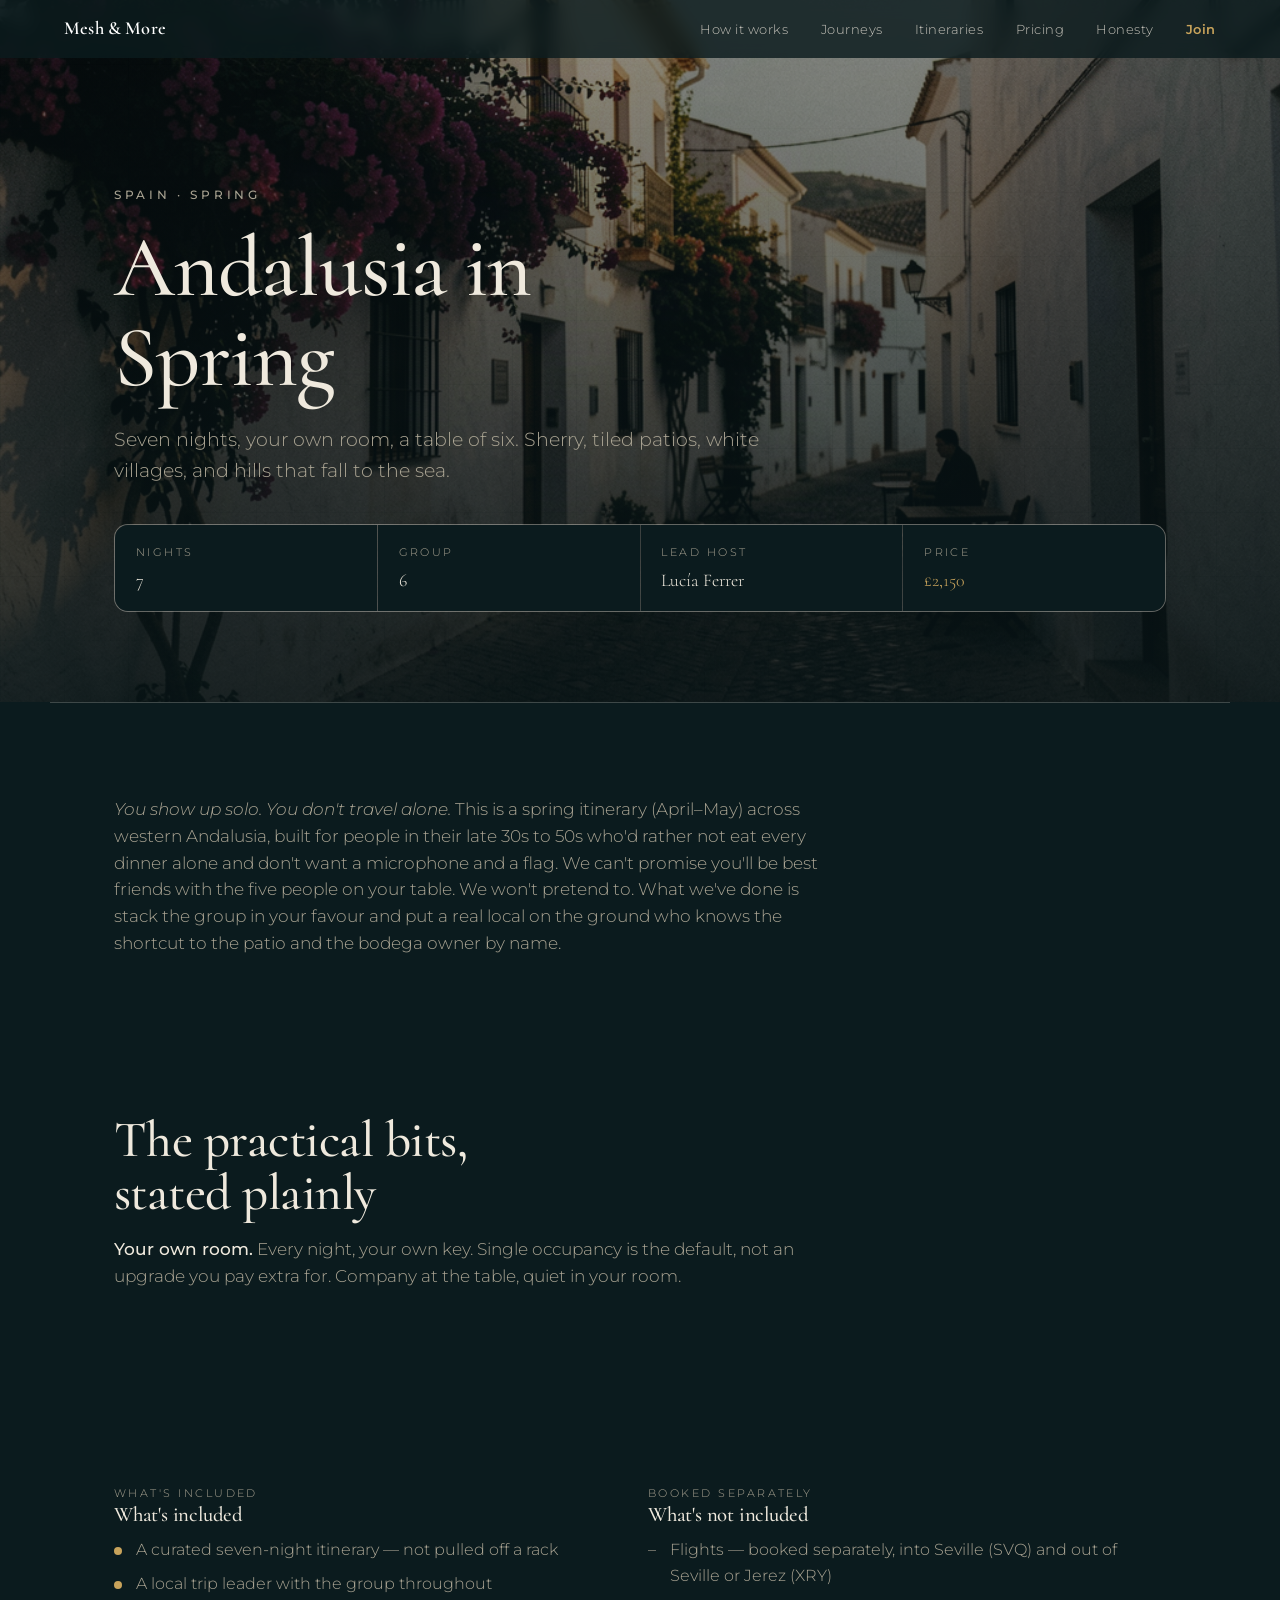
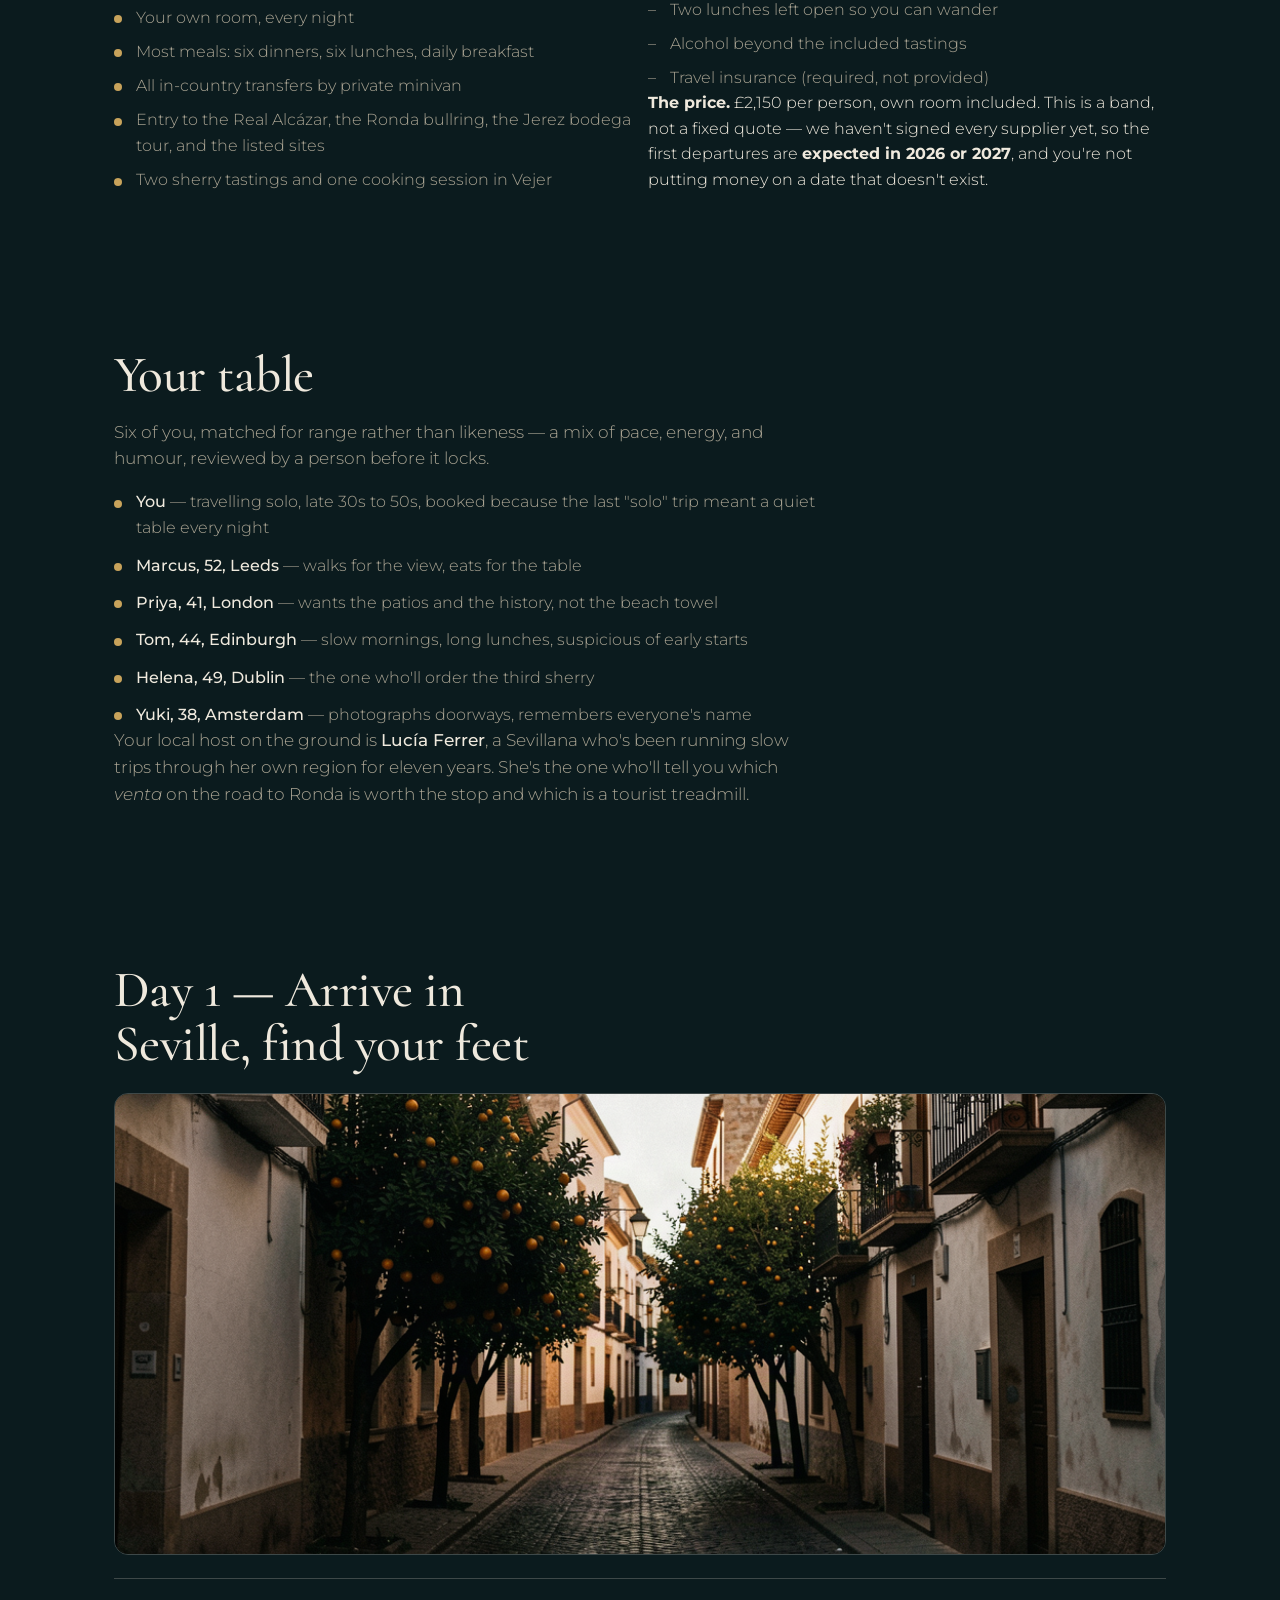
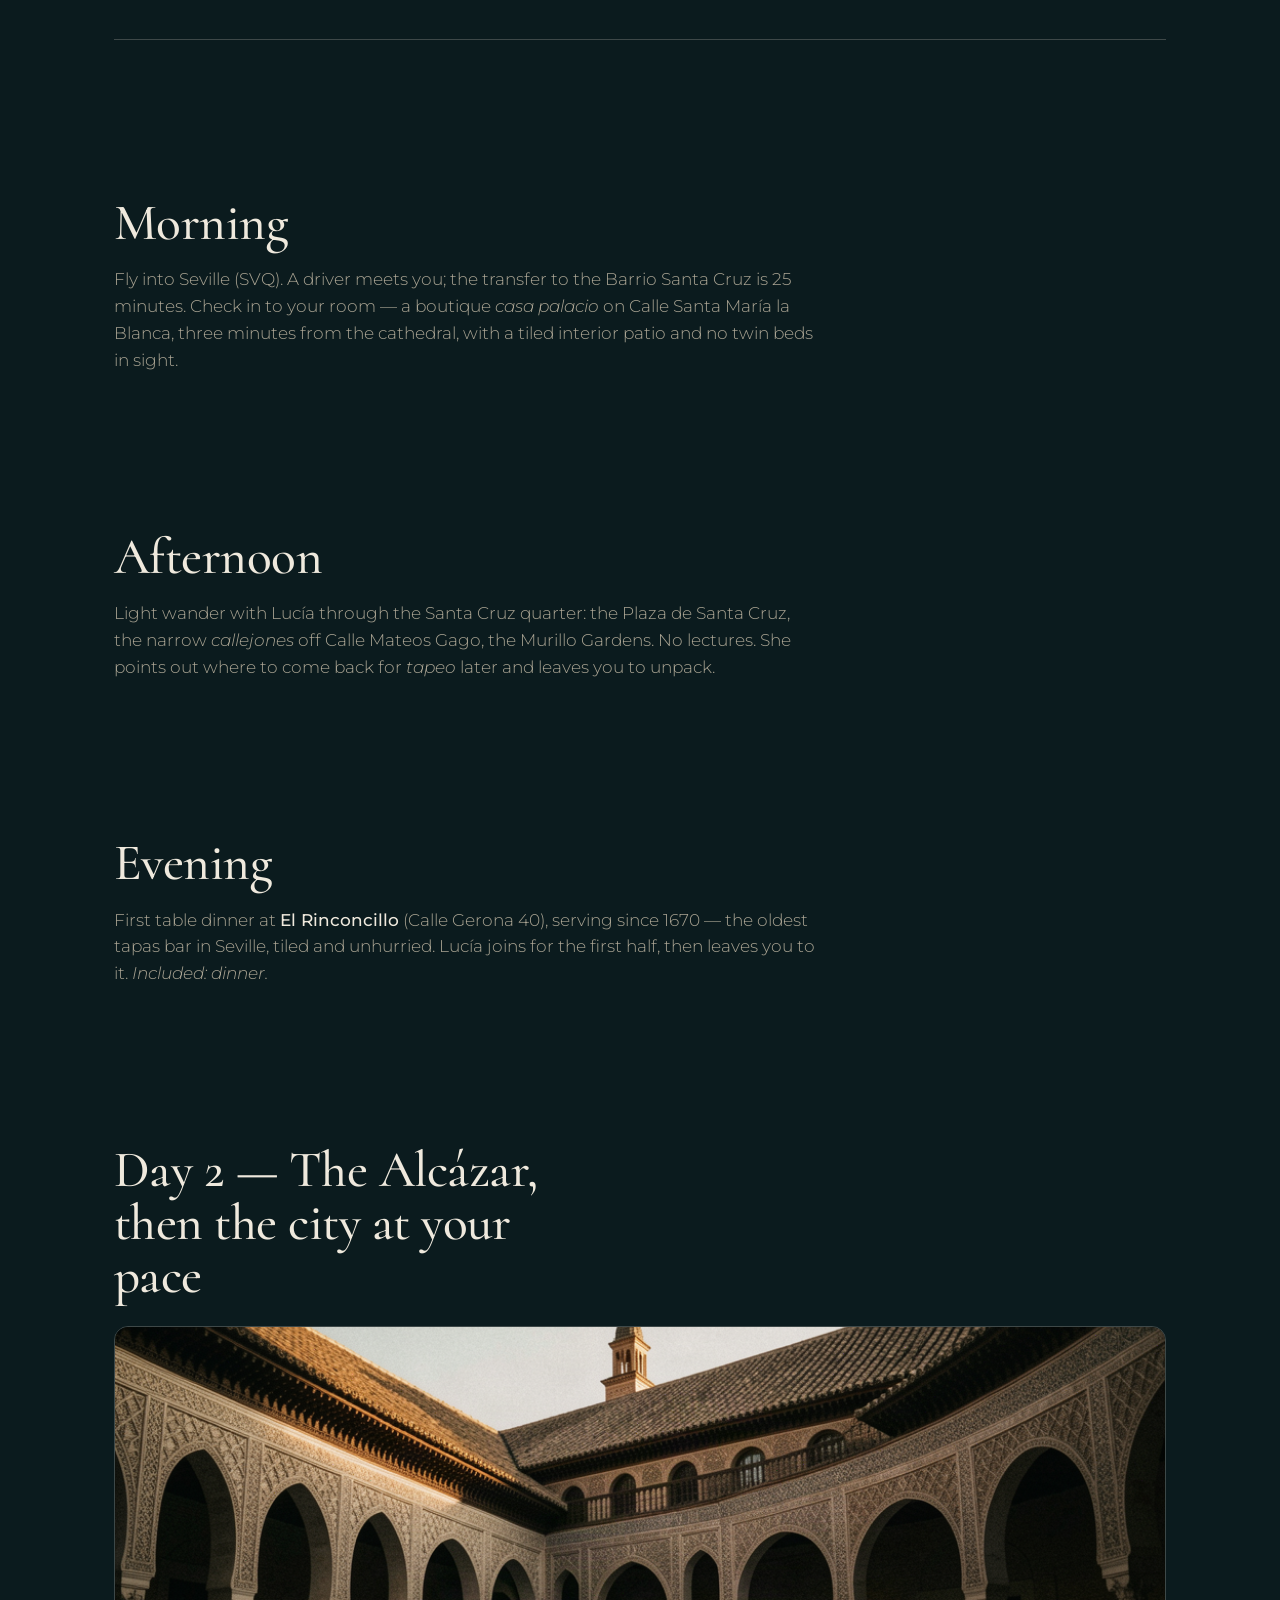
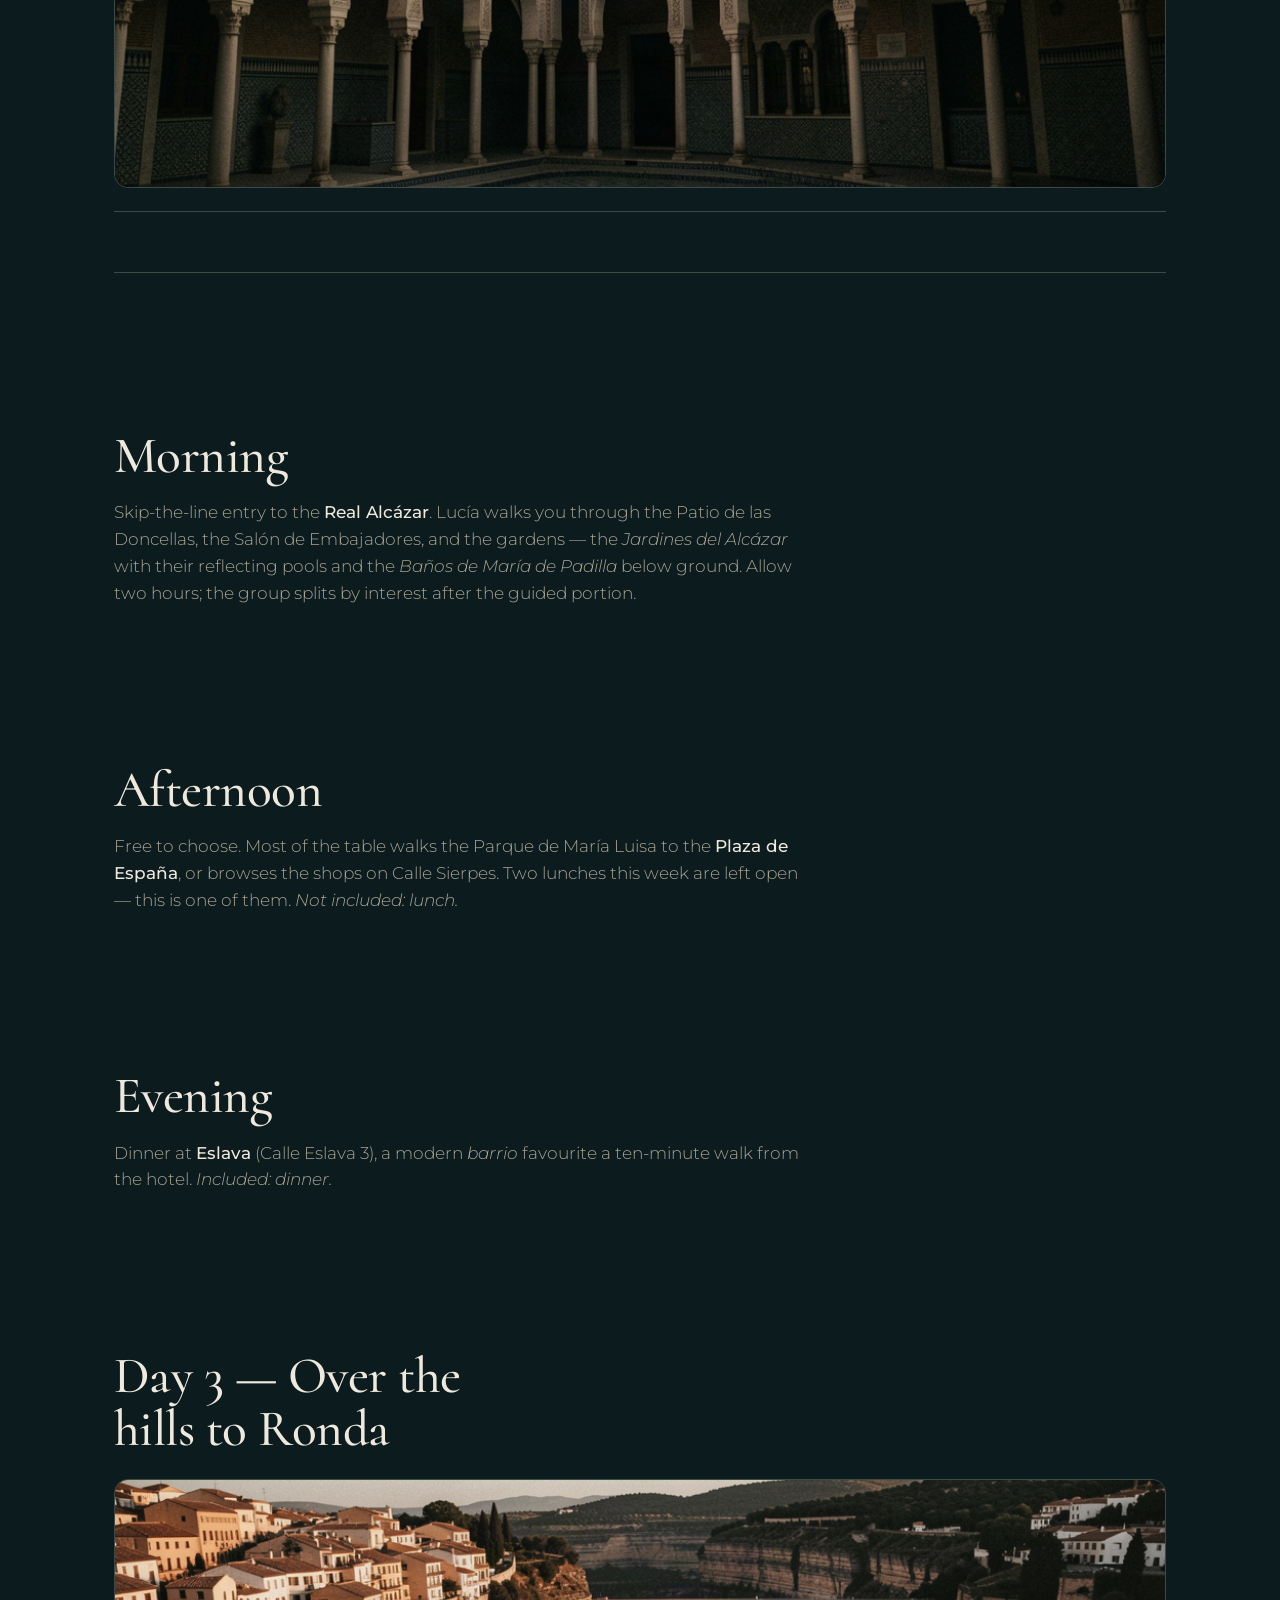
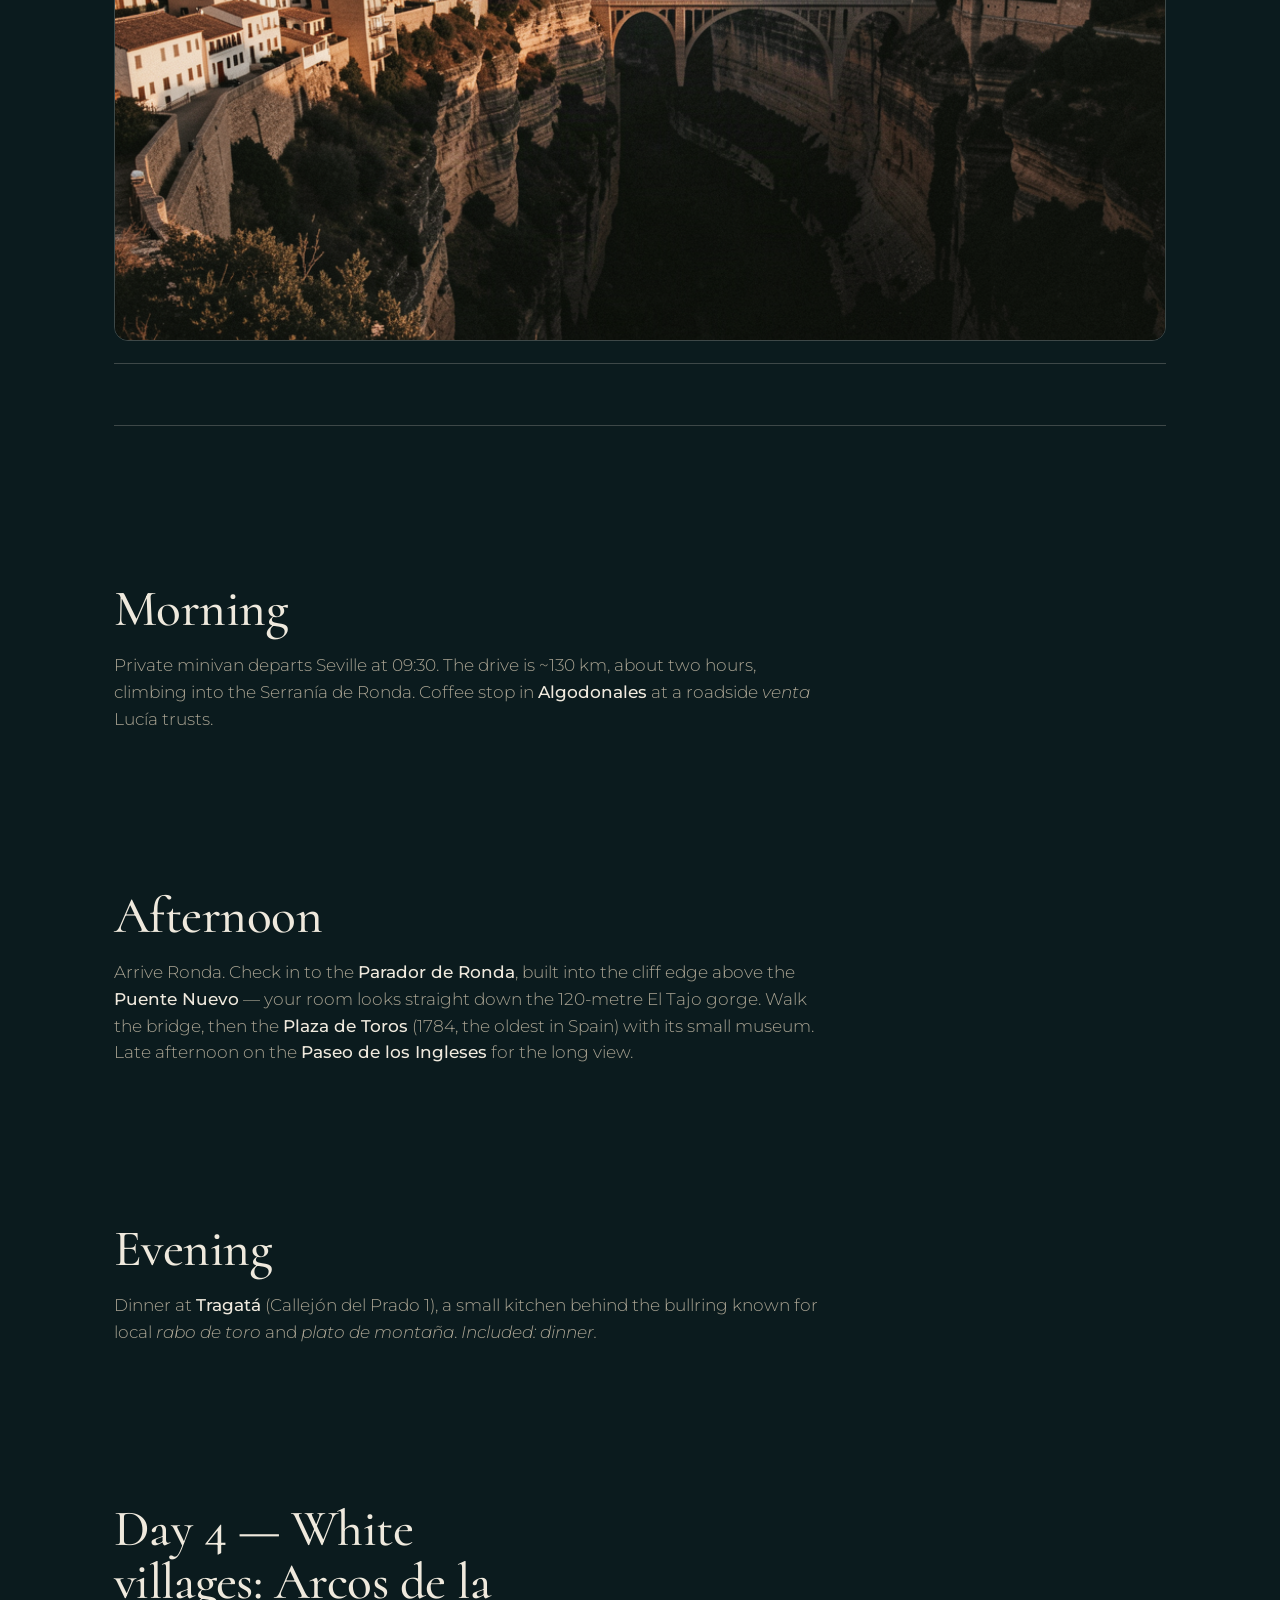
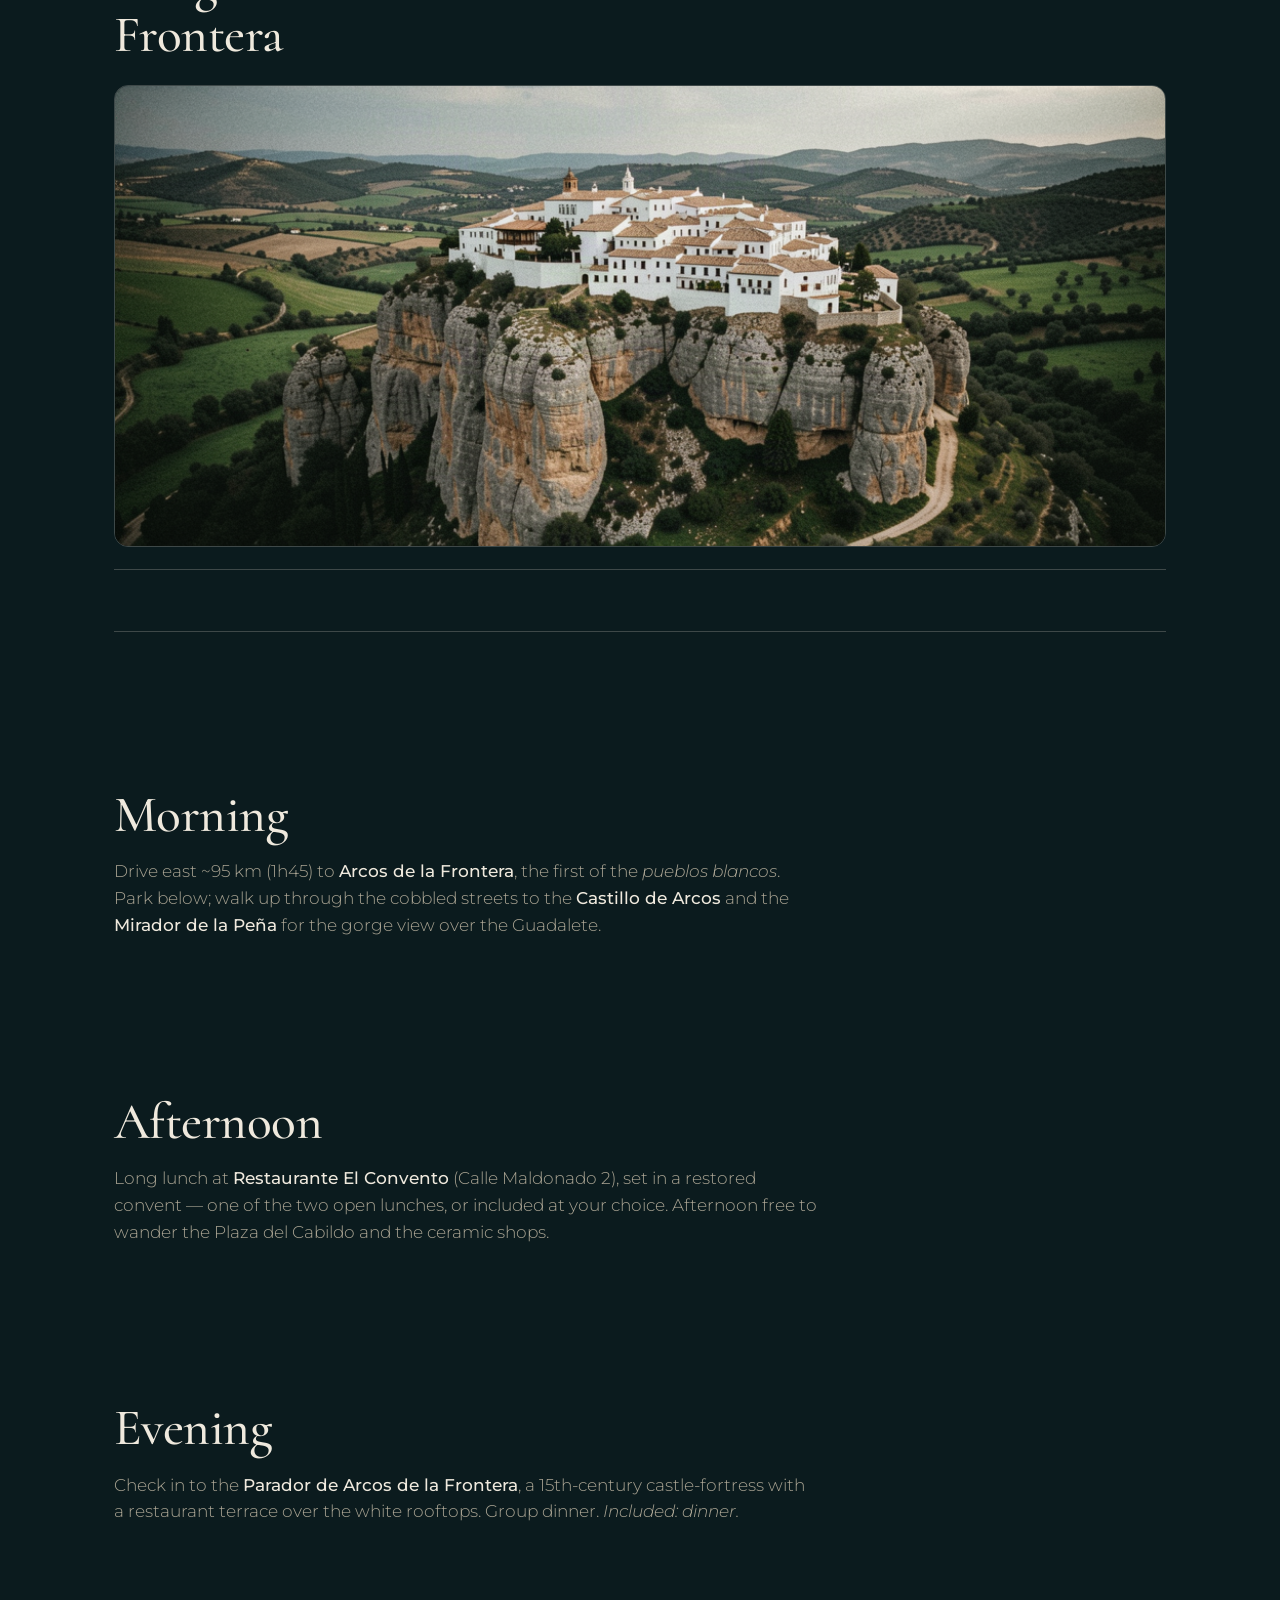
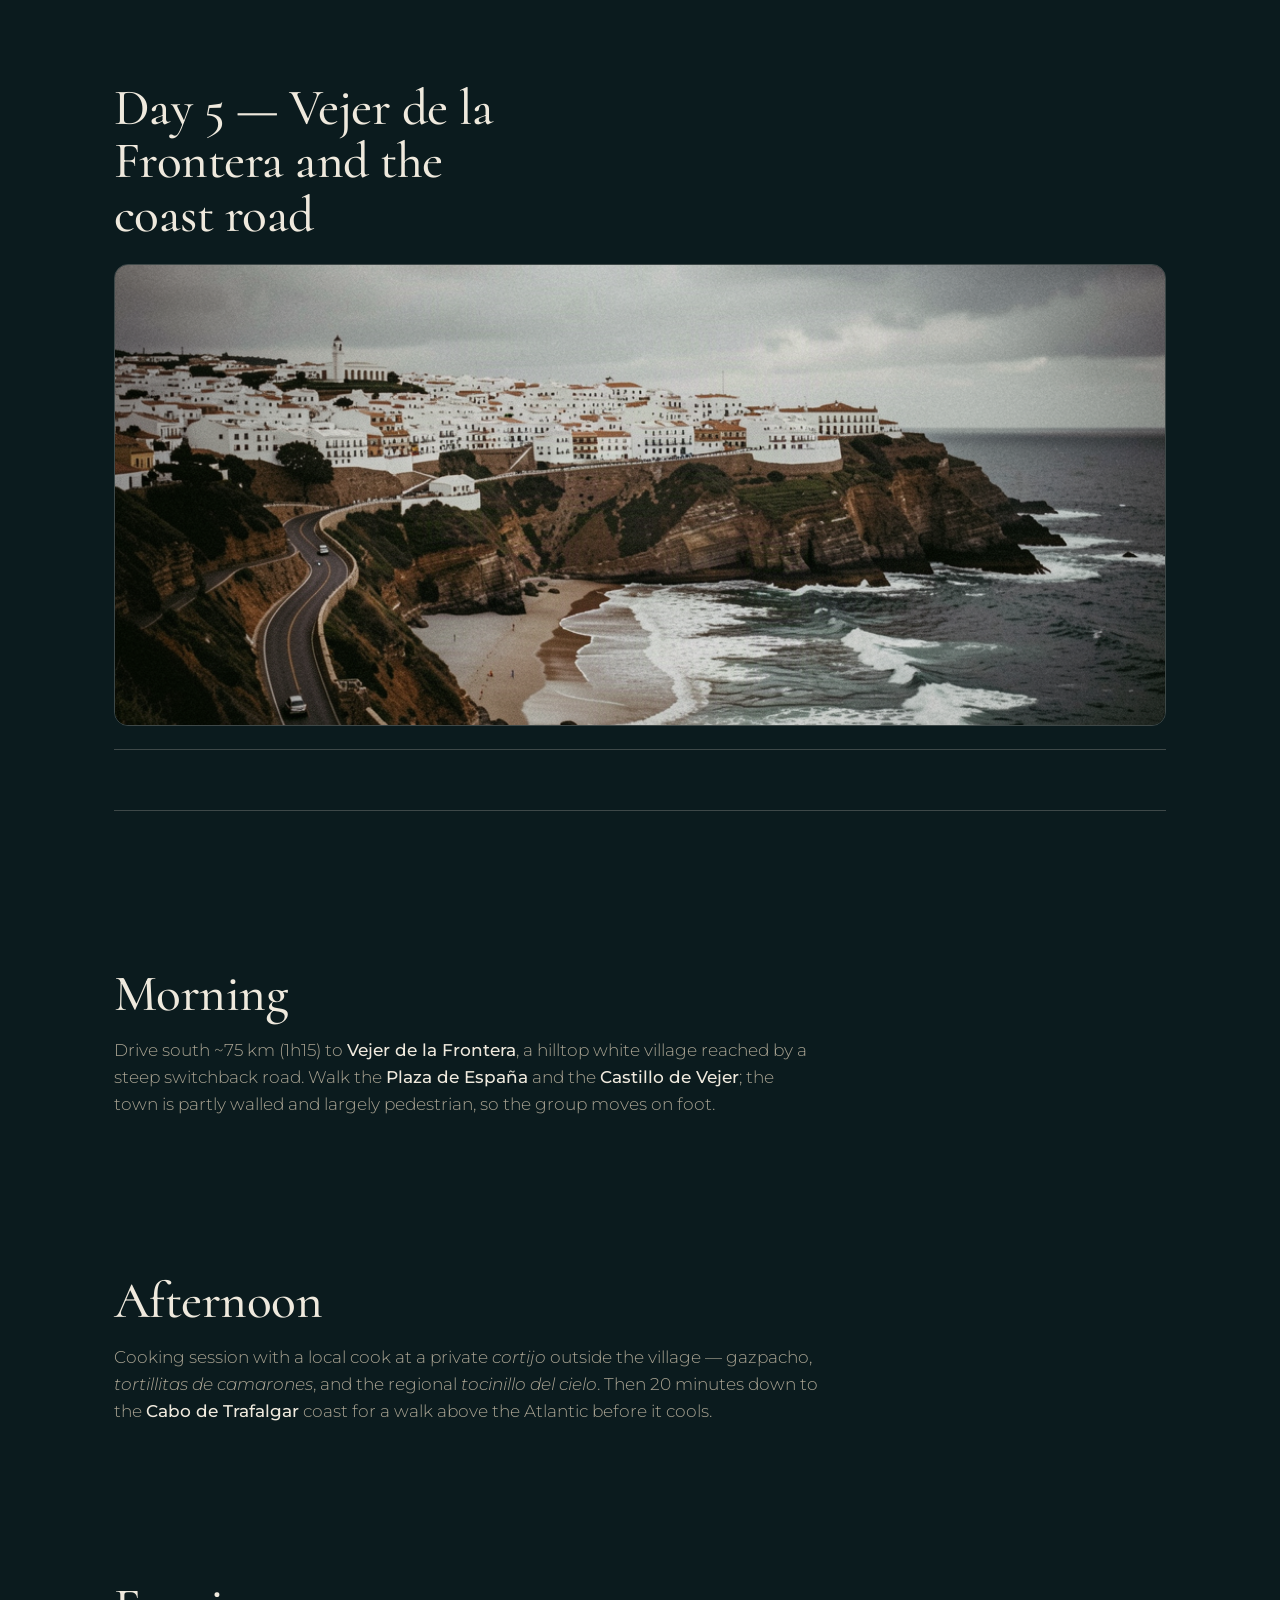
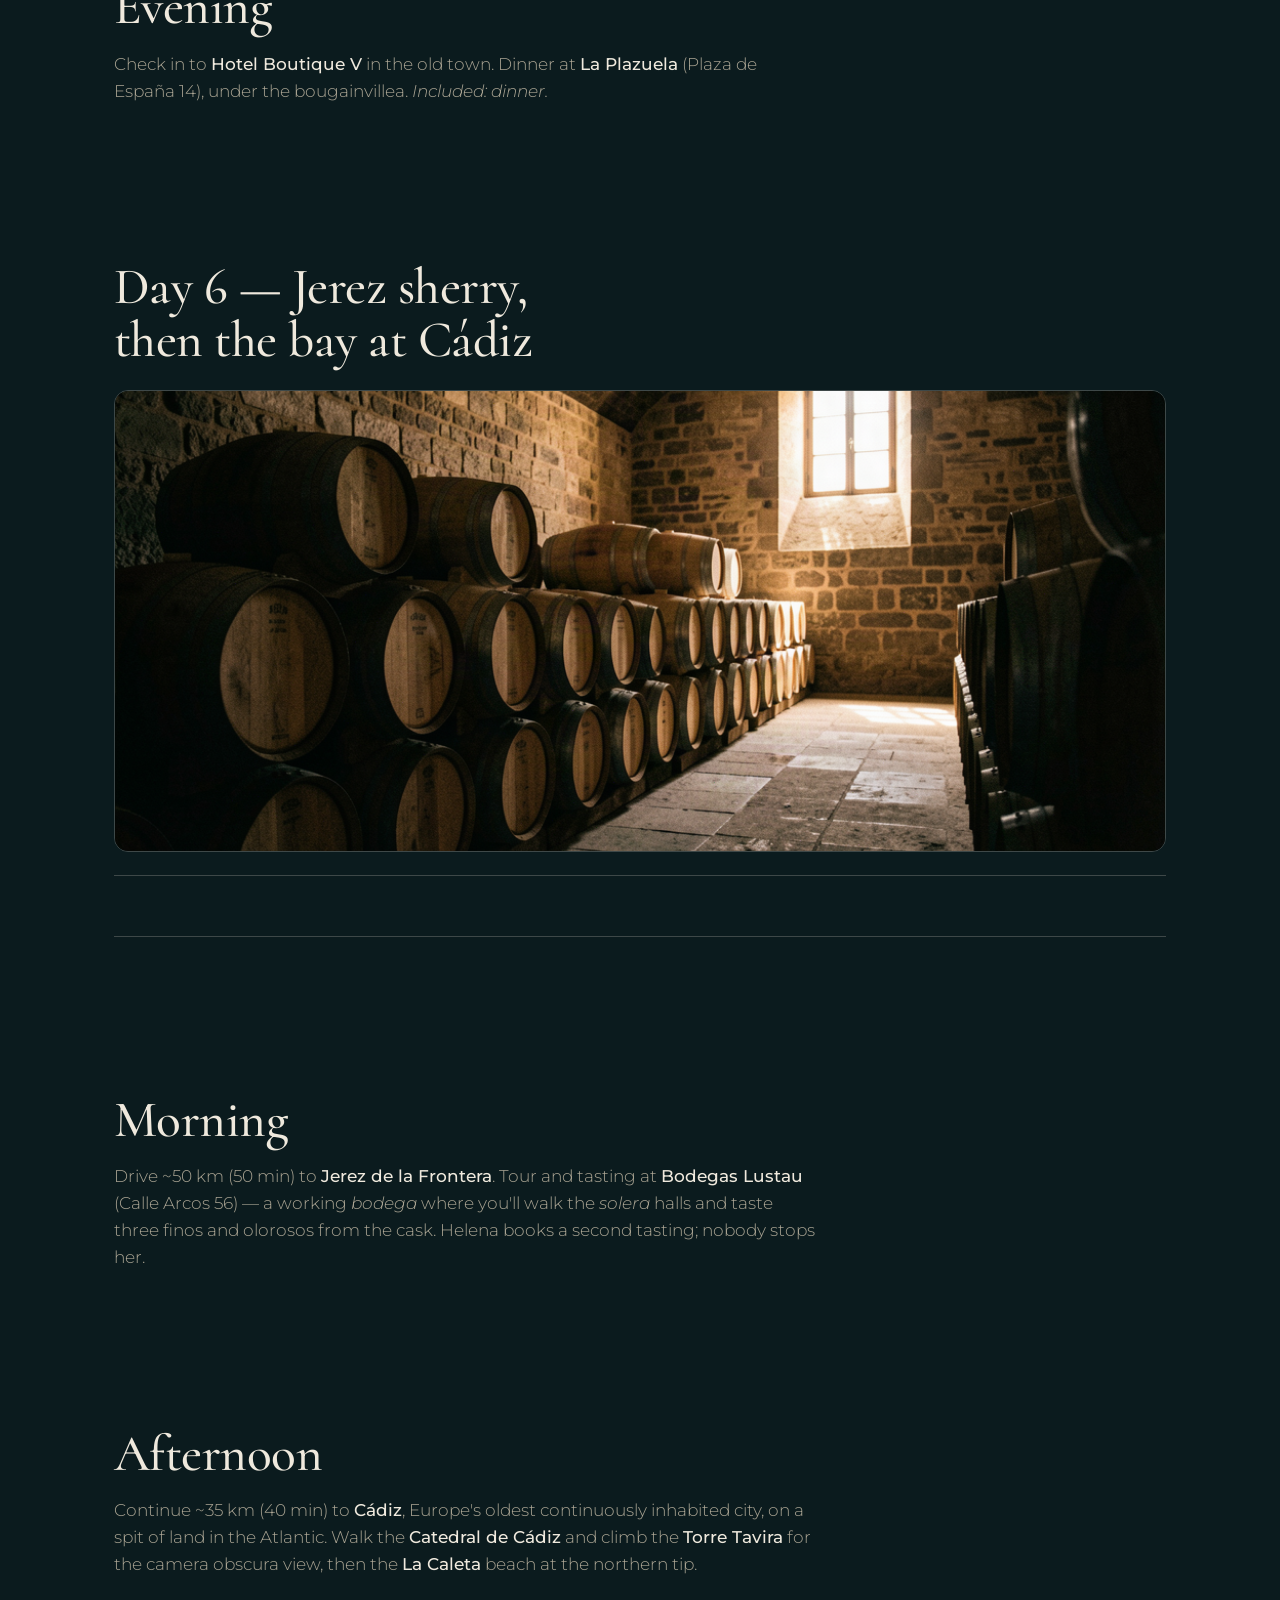
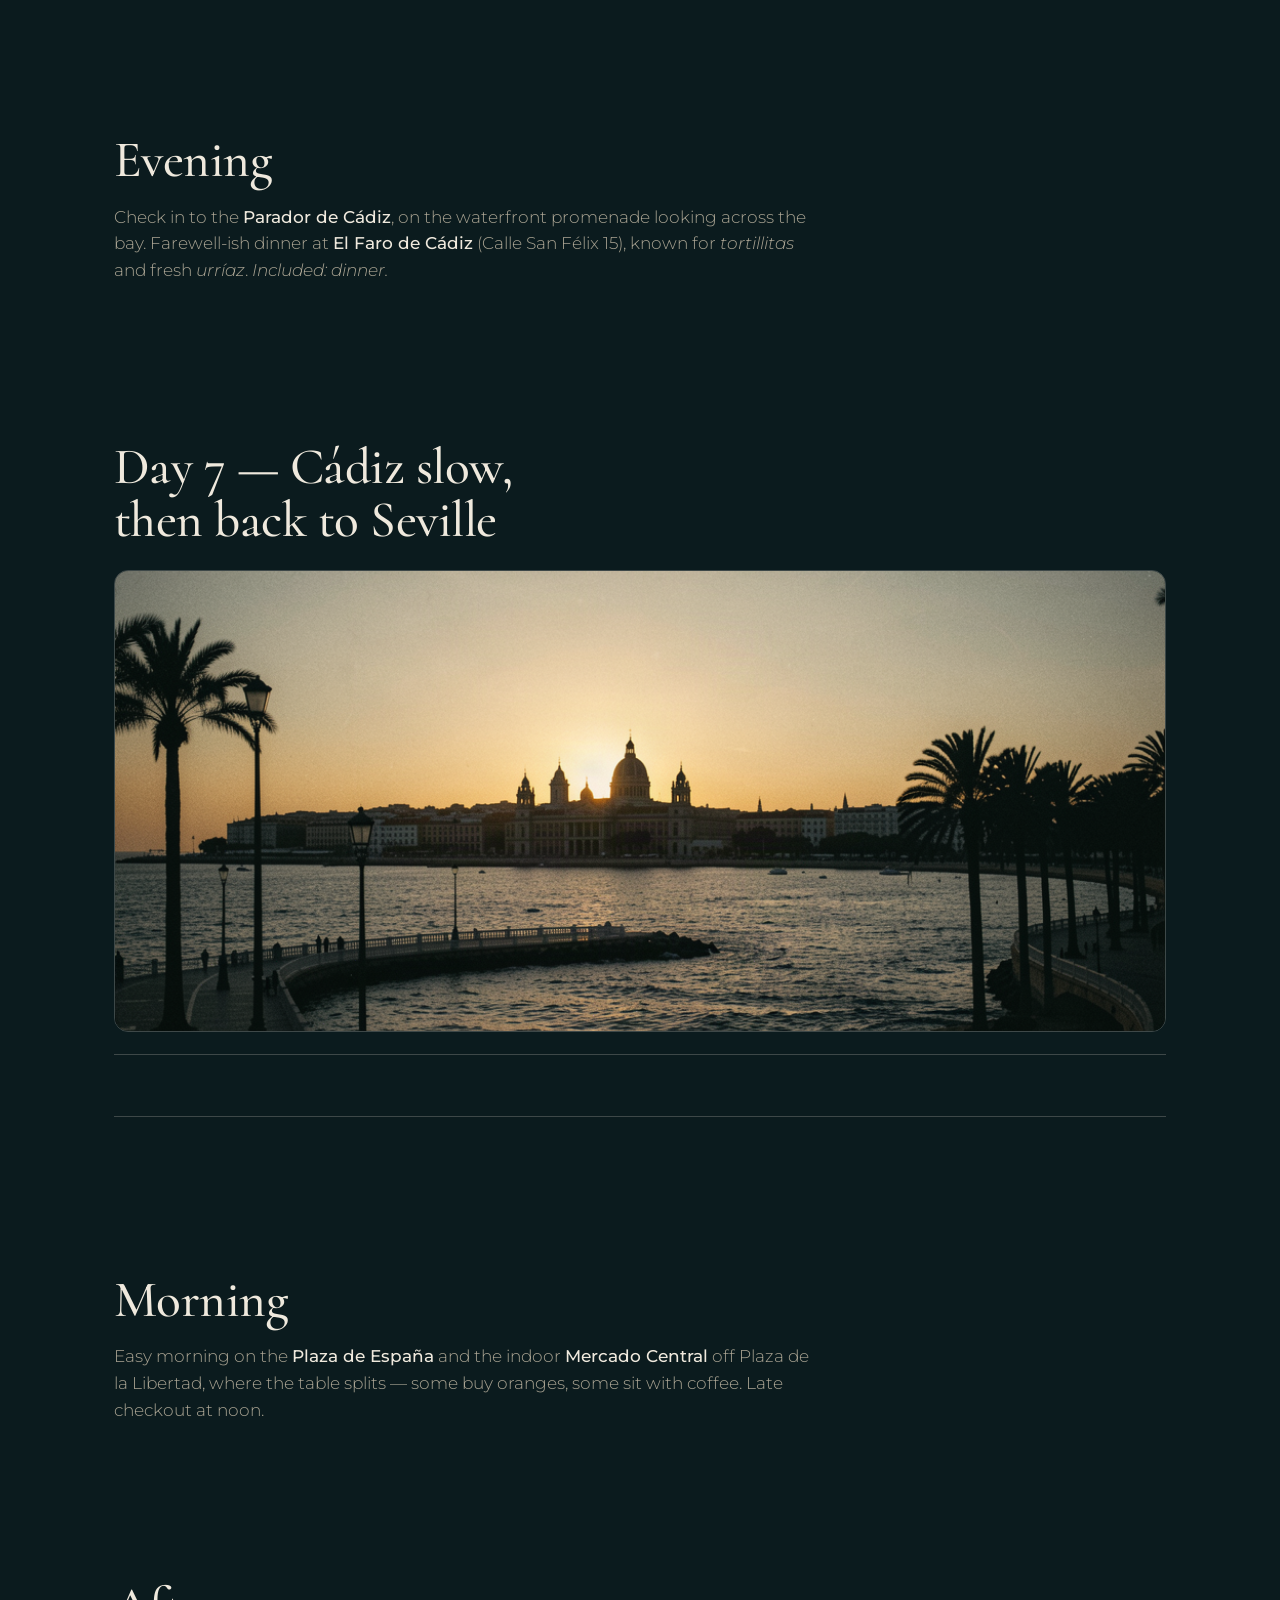
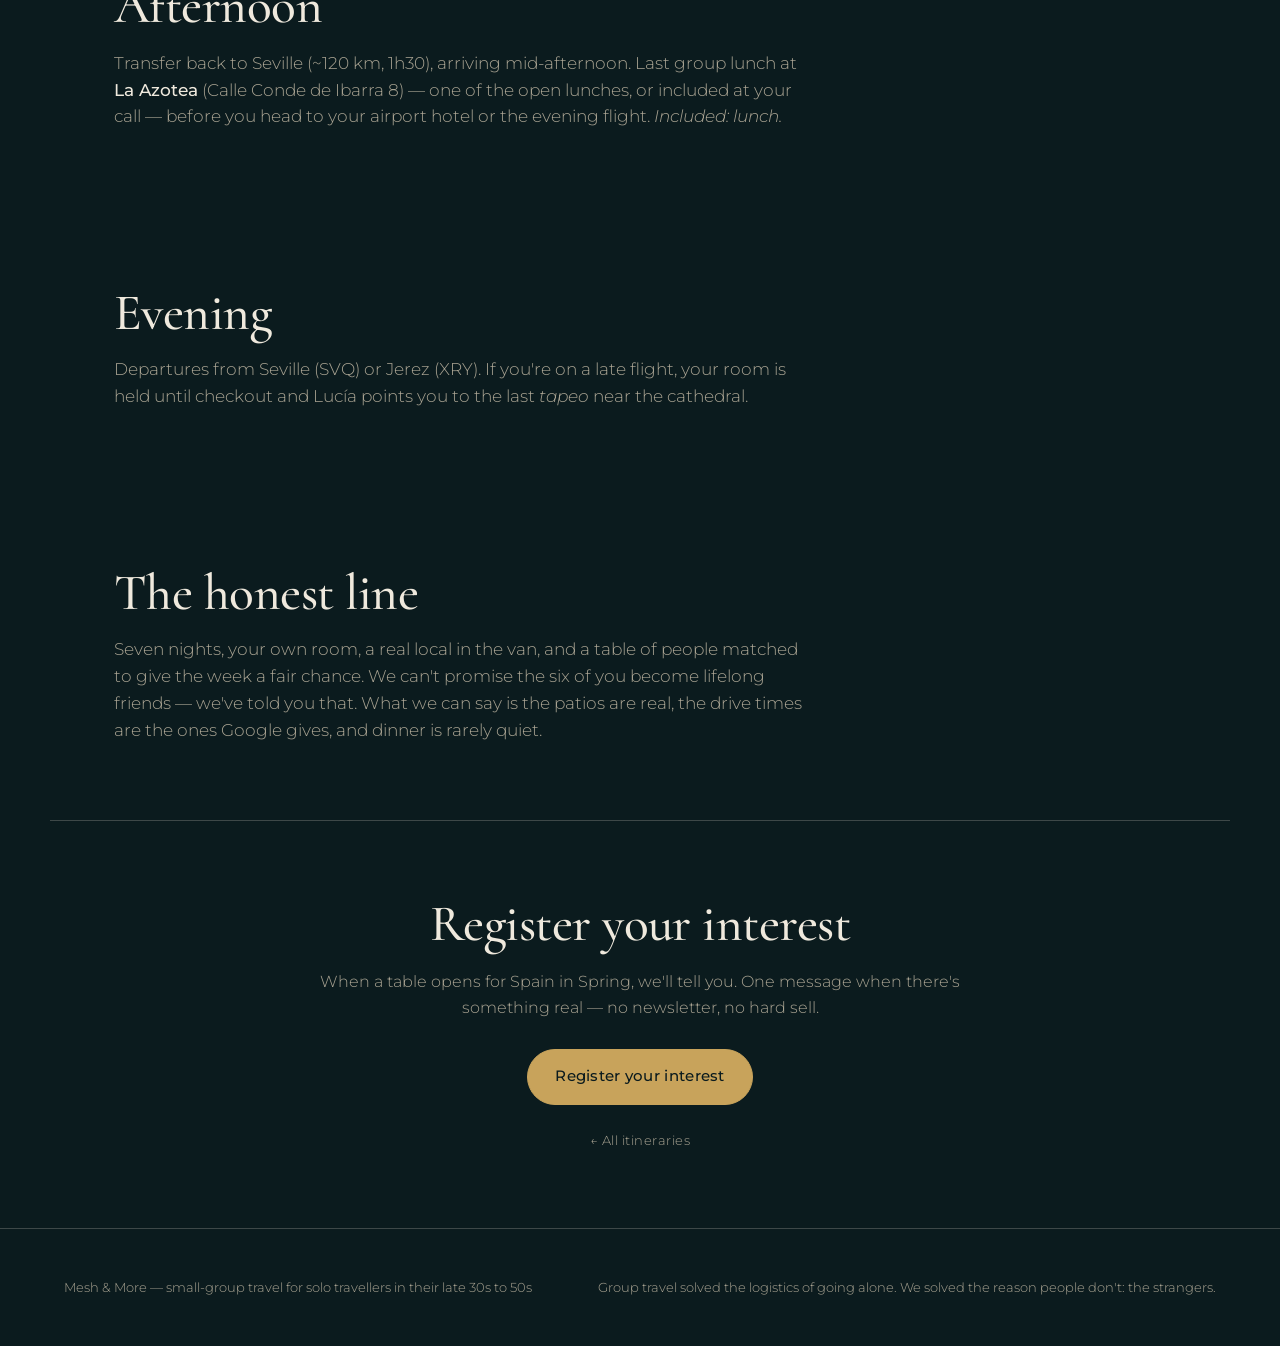
<file: itineraries/andalusia-spring.html>
<!DOCTYPE html>
<html lang="en">
<head>
<meta charset="utf-8" />
<meta name="viewport" content="width=device-width, initial-scale=1" />
<title>Mesh &amp; More — Andalusia in Spring</title>
<meta name="description" content="Seven nights, your own room, a table of six. Sherry, tiled patios, white villages, and hills that fall to the sea." />
<link rel="preconnect" href="https://fonts.googleapis.com" />
<link rel="preconnect" href="https://fonts.gstatic.com" crossorigin />
<link rel="preconnect" href="https://fonts.googleapis.com" />
<link rel="preconnect" href="https://fonts.gstatic.com" crossorigin />
<link href="https://fonts.googleapis.com/css2?family=Cormorant:wght@400;500;600;700&family=Montserrat:wght@300;400;500;600;700&display=swap" rel="stylesheet" />
<link rel="stylesheet" href="../css/style.css" />
</head>
<body>

<nav>
  <span class="brand">Mesh &amp; More</span>
  <span class="links">
    <a href="/#how">How it works</a>
    <a href="/#journeys">Journeys</a>
    <a href="/#itineraries">Itineraries</a>
    <a href="/#pricing">Pricing</a>
    <a href="/#honesty">Honesty</a>
    <a href="/#join">Join</a>
  </span>
</nav>
<header class="trip-hero">
  <div class="bg" style="background:linear-gradient(rgba(8,21,24,.42),rgba(8,21,24,.82)),url('../images/andalusia.png');background-size:cover;background-position:center"></div>
  <div class="inner wrap">
    <p class="eyebrow">Spain &middot; Spring</p>
    <h1>Andalusia in Spring</h1>
    <p class="lede">Seven nights, your own room, a table of six. Sherry, tiled patios, white villages, and hills that fall to the sea.</p>
    <div class="trip-facts">
      <div class="fact"><div class="k">Nights</div><div class="v">7</div></div>
      <div class="fact"><div class="k">Group</div><div class="v">6</div></div>
      <div class="fact"><div class="k">Lead host</div><div class="v">Lucía Ferrer</div></div>
      <div class="fact"><div class="k">Price</div><div class="v accent">£2,150</div></div>
    </div>
  </div>
</header>

<div class="rule"></div>
<section class="block wrap detail-sec reveal"><div class="body"><p><em>You show up solo. You don't travel alone.</em> This is a spring itinerary (April–May) across western Andalusia, built for people in their late 30s to 50s who'd rather not eat every dinner alone and don't want a microphone and a flag. We can't promise you'll be best friends with the five people on your table. We won't pretend to. What we've done is stack the group in your favour and put a real local on the ground who knows the shortcut to the patio and the bodega owner by name.</p></div></section>

<section class="block wrap detail-sec reveal"><h2>The practical bits, stated plainly</h2><div class="body"><p><strong>Your own room.</strong> Every night, your own key. Single occupancy is the default, not an upgrade you pay extra for. Company at the table, quiet in your room.</p></div></section>

<section class="block wrap detail-sec reveal"><div class="incl-grid"><div class="incl-col in"><span class="tag">What's included</span><h3>What's included</h3><ul><li>A curated seven-night itinerary — not pulled off a rack</li><li>A local trip leader with the group throughout</li><li>Your own room, every night</li><li>Most meals: six dinners, six lunches, daily breakfast</li><li>All in-country transfers by private minivan</li><li>Entry to the Real Alcázar, the Ronda bullring, the Jerez bodega tour, and the listed sites</li><li>Two sherry tastings and one cooking session in Vejer</li></ul></div><div class="incl-col out"><span class="tag">Booked separately</span><h3>What's not included</h3><ul><li>Flights — booked separately, into Seville (SVQ) and out of Seville or Jerez (XRY)</li><li>Two lunches left open so you can wander</li><li>Alcohol beyond the included tastings</li><li>Travel insurance (required, not provided)</li></ul>
<p><strong>The price.</strong> £2,150 per person, own room included. This is a band, not a fixed quote — we haven't signed every supplier yet, so the first departures are <strong>expected in 2026 or 2027</strong>, and you're not putting money on a date that doesn't exist.</p></div></div></section>

<section class="block wrap detail-sec reveal"><h2>Your table</h2><div class="body"><p>Six of you, matched for range rather than likeness — a mix of pace, energy, and humour, reviewed by a person before it locks.</p>
<ul><li><strong>You</strong> — travelling solo, late 30s to 50s, booked because the last "solo" trip meant a quiet table every night</li><li><strong>Marcus, 52, Leeds</strong> — walks for the view, eats for the table</li><li><strong>Priya, 41, London</strong> — wants the patios and the history, not the beach towel</li><li><strong>Tom, 44, Edinburgh</strong> — slow mornings, long lunches, suspicious of early starts</li><li><strong>Helena, 49, Dublin</strong> — the one who'll order the third sherry</li><li><strong>Yuki, 38, Amsterdam</strong> — photographs doorways, remembers everyone's name</li></ul>
<p>Your local host on the ground is <strong>Lucía Ferrer</strong>, a Sevillana who's been running slow trips through her own region for eleven years. She's the one who'll tell you which <em>venta</em> on the road to Ronda is worth the stop and which is a tourist treadmill.</p></div></section>

<section class="block wrap detail-sec reveal"><h2>Day 1 — Arrive in Seville, find your feet</h2><figure class="day-img"><img src="../images/days/andalusia-spring-1.png" alt="Seville old town" loading="lazy"></figure><div class="days"><div class="day"><div class="slots"></div></div></div></section>
<section class="block wrap detail-sec reveal"><h2>Morning</h2><div class="body"><p>Fly into Seville (SVQ). A driver meets you; the transfer to the Barrio Santa Cruz is 25 minutes. Check in to your room — a boutique <em>casa palacio</em> on Calle Santa María la Blanca, three minutes from the cathedral, with a tiled interior patio and no twin beds in sight.</p></div></section>

<section class="block wrap detail-sec reveal"><h2>Afternoon</h2><div class="body"><p>Light wander with Lucía through the Santa Cruz quarter: the Plaza de Santa Cruz, the narrow <em>callejones</em> off Calle Mateos Gago, the Murillo Gardens. No lectures. She points out where to come back for <em>tapeo</em> later and leaves you to unpack.</p></div></section>

<section class="block wrap detail-sec reveal"><h2>Evening</h2><div class="body"><p>First table dinner at <strong>El Rinconcillo</strong> (Calle Gerona 40), serving since 1670 — the oldest tapas bar in Seville, tiled and unhurried. Lucía joins for the first half, then leaves you to it. <em>Included: dinner.</em></p></div></section>

<section class="block wrap detail-sec reveal"><h2>Day 2 — The Alcázar, then the city at your pace</h2><figure class="day-img"><img src="../images/days/andalusia-spring-2.png" alt="Royal Alcázar of Seville" loading="lazy"></figure><div class="days"><div class="day"><div class="slots"></div></div></div></section>
<section class="block wrap detail-sec reveal"><h2>Morning</h2><div class="body"><p>Skip-the-line entry to the <strong>Real Alcázar</strong>. Lucía walks you through the Patio de las Doncellas, the Salón de Embajadores, and the gardens — the <em>Jardines del Alcázar</em> with their reflecting pools and the <em>Baños de María de Padilla</em> below ground. Allow two hours; the group splits by interest after the guided portion.</p></div></section>

<section class="block wrap detail-sec reveal"><h2>Afternoon</h2><div class="body"><p>Free to choose. Most of the table walks the Parque de María Luisa to the <strong>Plaza de España</strong>, or browses the shops on Calle Sierpes. Two lunches this week are left open — this is one of them. <em>Not included: lunch.</em></p></div></section>

<section class="block wrap detail-sec reveal"><h2>Evening</h2><div class="body"><p>Dinner at <strong>Eslava</strong> (Calle Eslava 3), a modern <em>barrio</em> favourite a ten-minute walk from the hotel. <em>Included: dinner.</em></p></div></section>

<section class="block wrap detail-sec reveal"><h2>Day 3 — Over the hills to Ronda</h2><figure class="day-img"><img src="../images/days/andalusia-spring-3.png" alt="Ronda gorge" loading="lazy"></figure><div class="days"><div class="day"><div class="slots"></div></div></div></section>
<section class="block wrap detail-sec reveal"><h2>Morning</h2><div class="body"><p>Private minivan departs Seville at 09:30. The drive is ~130 km, about two hours, climbing into the Serranía de Ronda. Coffee stop in <strong>Algodonales</strong> at a roadside <em>venta</em> Lucía trusts.</p></div></section>

<section class="block wrap detail-sec reveal"><h2>Afternoon</h2><div class="body"><p>Arrive Ronda. Check in to the <strong>Parador de Ronda</strong>, built into the cliff edge above the <strong>Puente Nuevo</strong> — your room looks straight down the 120-metre El Tajo gorge. Walk the bridge, then the <strong>Plaza de Toros</strong> (1784, the oldest in Spain) with its small museum. Late afternoon on the <strong>Paseo de los Ingleses</strong> for the long view.</p></div></section>

<section class="block wrap detail-sec reveal"><h2>Evening</h2><div class="body"><p>Dinner at <strong>Tragatá</strong> (Callejón del Prado 1), a small kitchen behind the bullring known for local <em>rabo de toro</em> and <em>plato de montaña</em>. <em>Included: dinner.</em></p></div></section>

<section class="block wrap detail-sec reveal"><h2>Day 4 — White villages: Arcos de la Frontera</h2><figure class="day-img"><img src="../images/days/andalusia-spring-4.png" alt="Arcos de la Frontera" loading="lazy"></figure><div class="days"><div class="day"><div class="slots"></div></div></div></section>
<section class="block wrap detail-sec reveal"><h2>Morning</h2><div class="body"><p>Drive east ~95 km (1h45) to <strong>Arcos de la Frontera</strong>, the first of the <em>pueblos blancos</em>. Park below; walk up through the cobbled streets to the <strong>Castillo de Arcos</strong> and the <strong>Mirador de la Peña</strong> for the gorge view over the Guadalete.</p></div></section>

<section class="block wrap detail-sec reveal"><h2>Afternoon</h2><div class="body"><p>Long lunch at <strong>Restaurante El Convento</strong> (Calle Maldonado 2), set in a restored convent — one of the two open lunches, or included at your choice. Afternoon free to wander the Plaza del Cabildo and the ceramic shops.</p></div></section>

<section class="block wrap detail-sec reveal"><h2>Evening</h2><div class="body"><p>Check in to the <strong>Parador de Arcos de la Frontera</strong>, a 15th-century castle-fortress with a restaurant terrace over the white rooftops. Group dinner. <em>Included: dinner.</em></p></div></section>

<section class="block wrap detail-sec reveal"><h2>Day 5 — Vejer de la Frontera and the coast road</h2><figure class="day-img"><img src="../images/days/andalusia-spring-5.png" alt="Vejer coast road" loading="lazy"></figure><div class="days"><div class="day"><div class="slots"></div></div></div></section>
<section class="block wrap detail-sec reveal"><h2>Morning</h2><div class="body"><p>Drive south ~75 km (1h15) to <strong>Vejer de la Frontera</strong>, a hilltop white village reached by a steep switchback road. Walk the <strong>Plaza de España</strong> and the <strong>Castillo de Vejer</strong>; the town is partly walled and largely pedestrian, so the group moves on foot.</p></div></section>

<section class="block wrap detail-sec reveal"><h2>Afternoon</h2><div class="body"><p>Cooking session with a local cook at a private <em>cortijo</em> outside the village — gazpacho, <em>tortillitas de camarones</em>, and the regional <em>tocinillo del cielo</em>. Then 20 minutes down to the <strong>Cabo de Trafalgar</strong> coast for a walk above the Atlantic before it cools.</p></div></section>

<section class="block wrap detail-sec reveal"><h2>Evening</h2><div class="body"><p>Check in to <strong>Hotel Boutique V</strong> in the old town. Dinner at <strong>La Plazuela</strong> (Plaza de España 14), under the bougainvillea. <em>Included: dinner.</em></p></div></section>

<section class="block wrap detail-sec reveal"><h2>Day 6 — Jerez sherry, then the bay at Cádiz</h2><figure class="day-img"><img src="../images/days/andalusia-spring-6.png" alt="Jerez sherry bodega" loading="lazy"></figure><div class="days"><div class="day"><div class="slots"></div></div></div></section>
<section class="block wrap detail-sec reveal"><h2>Morning</h2><div class="body"><p>Drive ~50 km (50 min) to <strong>Jerez de la Frontera</strong>. Tour and tasting at <strong>Bodegas Lustau</strong> (Calle Arcos 56) — a working <em>bodega</em> where you'll walk the <em>solera</em> halls and taste three finos and olorosos from the cask. Helena books a second tasting; nobody stops her.</p></div></section>

<section class="block wrap detail-sec reveal"><h2>Afternoon</h2><div class="body"><p>Continue ~35 km (40 min) to <strong>Cádiz</strong>, Europe's oldest continuously inhabited city, on a spit of land in the Atlantic. Walk the <strong>Catedral de Cádiz</strong> and climb the <strong>Torre Tavira</strong> for the camera obscura view, then the <strong>La Caleta</strong> beach at the northern tip.</p></div></section>

<section class="block wrap detail-sec reveal"><h2>Evening</h2><div class="body"><p>Check in to the <strong>Parador de Cádiz</strong>, on the waterfront promenade looking across the bay. Farewell-ish dinner at <strong>El Faro de Cádiz</strong> (Calle San Félix 15), known for <em>tortillitas</em> and fresh <em>urríaz</em>. <em>Included: dinner.</em></p></div></section>

<section class="block wrap detail-sec reveal"><h2>Day 7 — Cádiz slow, then back to Seville</h2><figure class="day-img"><img src="../images/days/andalusia-spring-7.png" alt="Cádiz bay sunset" loading="lazy"></figure><div class="days"><div class="day"><div class="slots"></div></div></div></section>
<section class="block wrap detail-sec reveal"><h2>Morning</h2><div class="body"><p>Easy morning on the <strong>Plaza de España</strong> and the indoor <strong>Mercado Central</strong> off Plaza de la Libertad, where the table splits — some buy oranges, some sit with coffee. Late checkout at noon.</p></div></section>

<section class="block wrap detail-sec reveal"><h2>Afternoon</h2><div class="body"><p>Transfer back to Seville (~120 km, 1h30), arriving mid-afternoon. Last group lunch at <strong>La Azotea</strong> (Calle Conde de Ibarra 8) — one of the open lunches, or included at your call — before you head to your airport hotel or the evening flight. <em>Included: lunch.</em></p></div></section>

<section class="block wrap detail-sec reveal"><h2>Evening</h2><div class="body"><p>Departures from Seville (SVQ) or Jerez (XRY). If you're on a late flight, your room is held until checkout and Lucía points you to the last <em>tapeo</em> near the cathedral.</p></div></section>

<section class="block wrap detail-sec reveal"><h2>The honest line</h2><div class="body"><p>Seven nights, your own room, a real local in the van, and a table of people matched to give the week a fair chance. We can't promise the six of you become lifelong friends — we've told you that. What we can say is the patios are real, the drive times are the ones Google gives, and dinner is rarely quiet.</p></div></section>

<div class="rule"></div>

<section class="block wrap trip-cta reveal">
  <div class="capture">
    <h2>Register your interest</h2>
    <p class="lede">When a table opens for Spain in Spring, we'll tell you. One message when there's something real — no newsletter, no hard sell.</p>
    <a class="btn btn-primary" href="/#join">Register your interest</a>
    <p class="backlink" style="margin-top:1.6rem"><a href="/#itineraries">&larr; All itineraries</a></p>
  </div>
</section>

<footer>
  <span>Mesh &amp; More — small-group travel for solo travellers in their late 30s to 50s</span>
  <span>Group travel solved the logistics of going alone. We solved the reason people don't: the strangers.</span>
</footer>

<script>
  const io=new IntersectionObserver((es)=>{
    es.forEach(e=>{if(e.isIntersecting){e.target.classList.add('in');io.unobserve(e.target)}});
  },{threshold:0.16});
  document.querySelectorAll('.reveal').forEach(el=>io.observe(el));
</script>
</body>
</html>
</file>
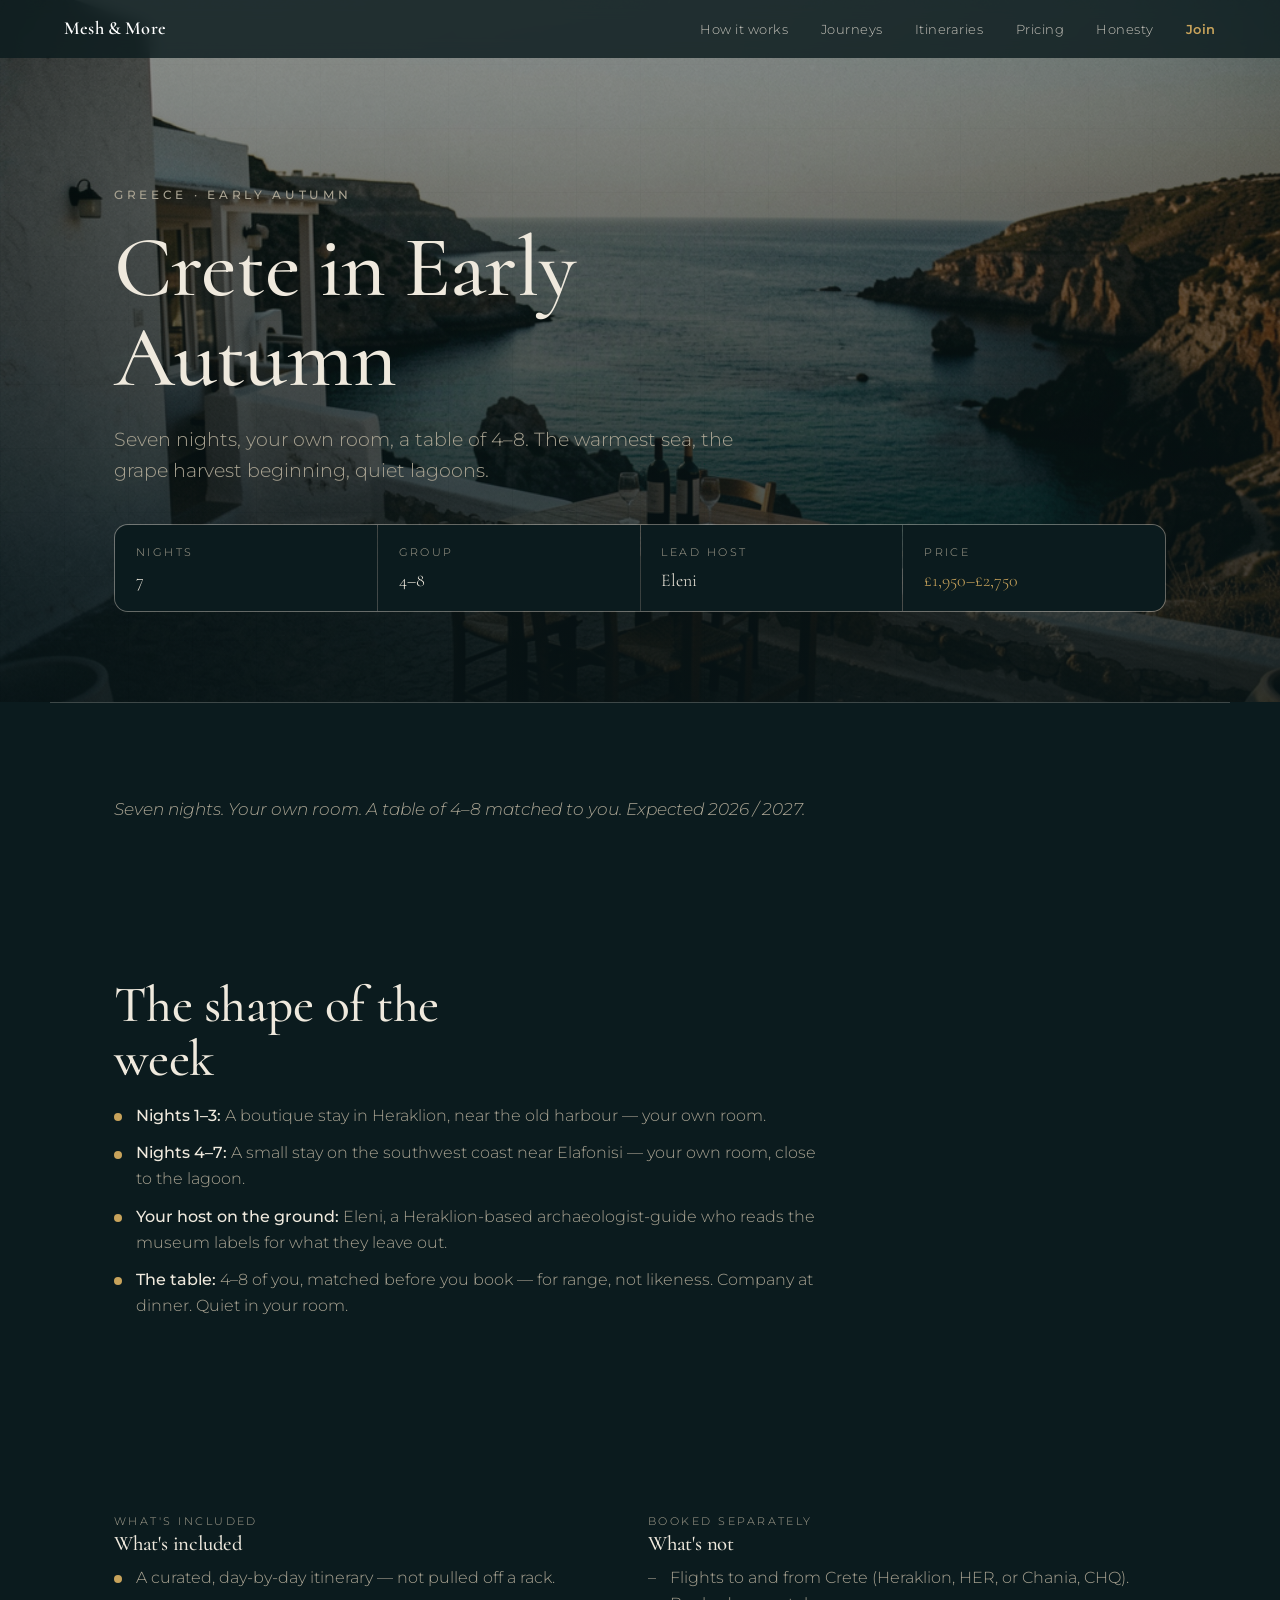
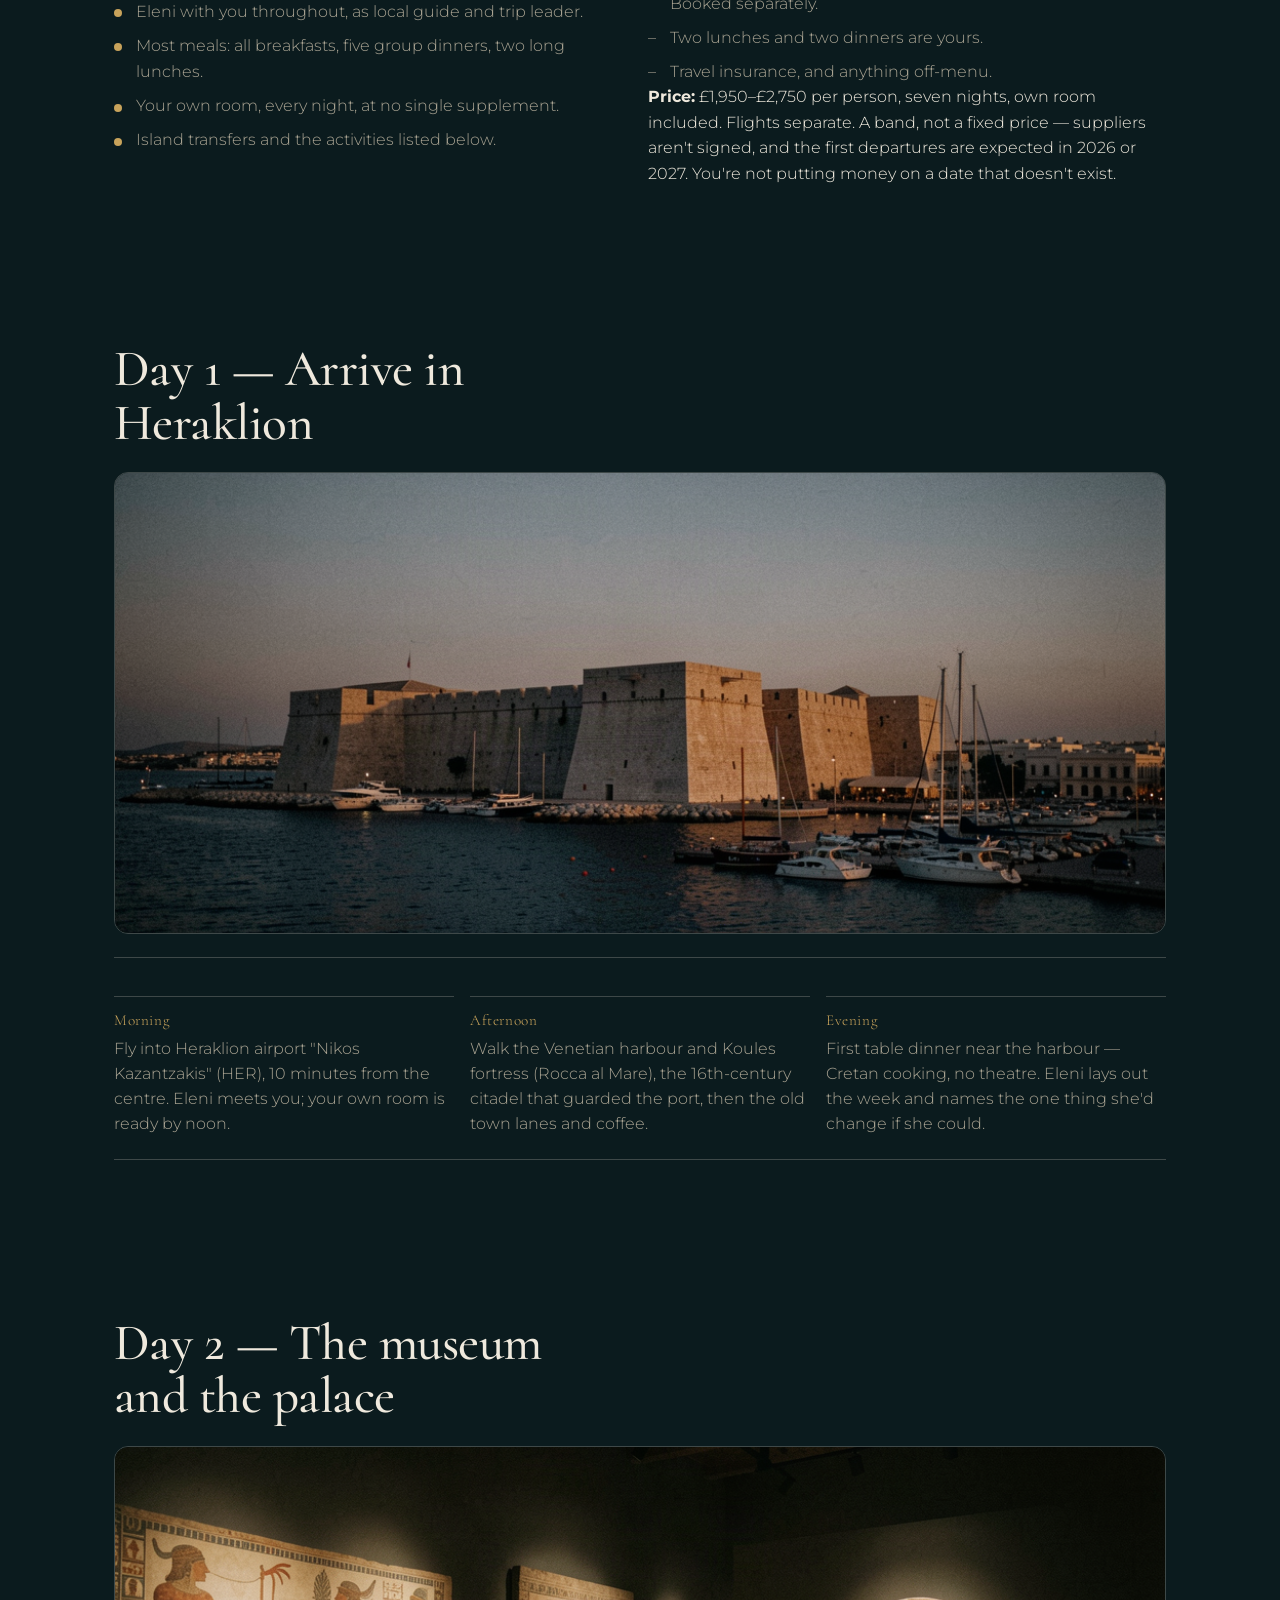
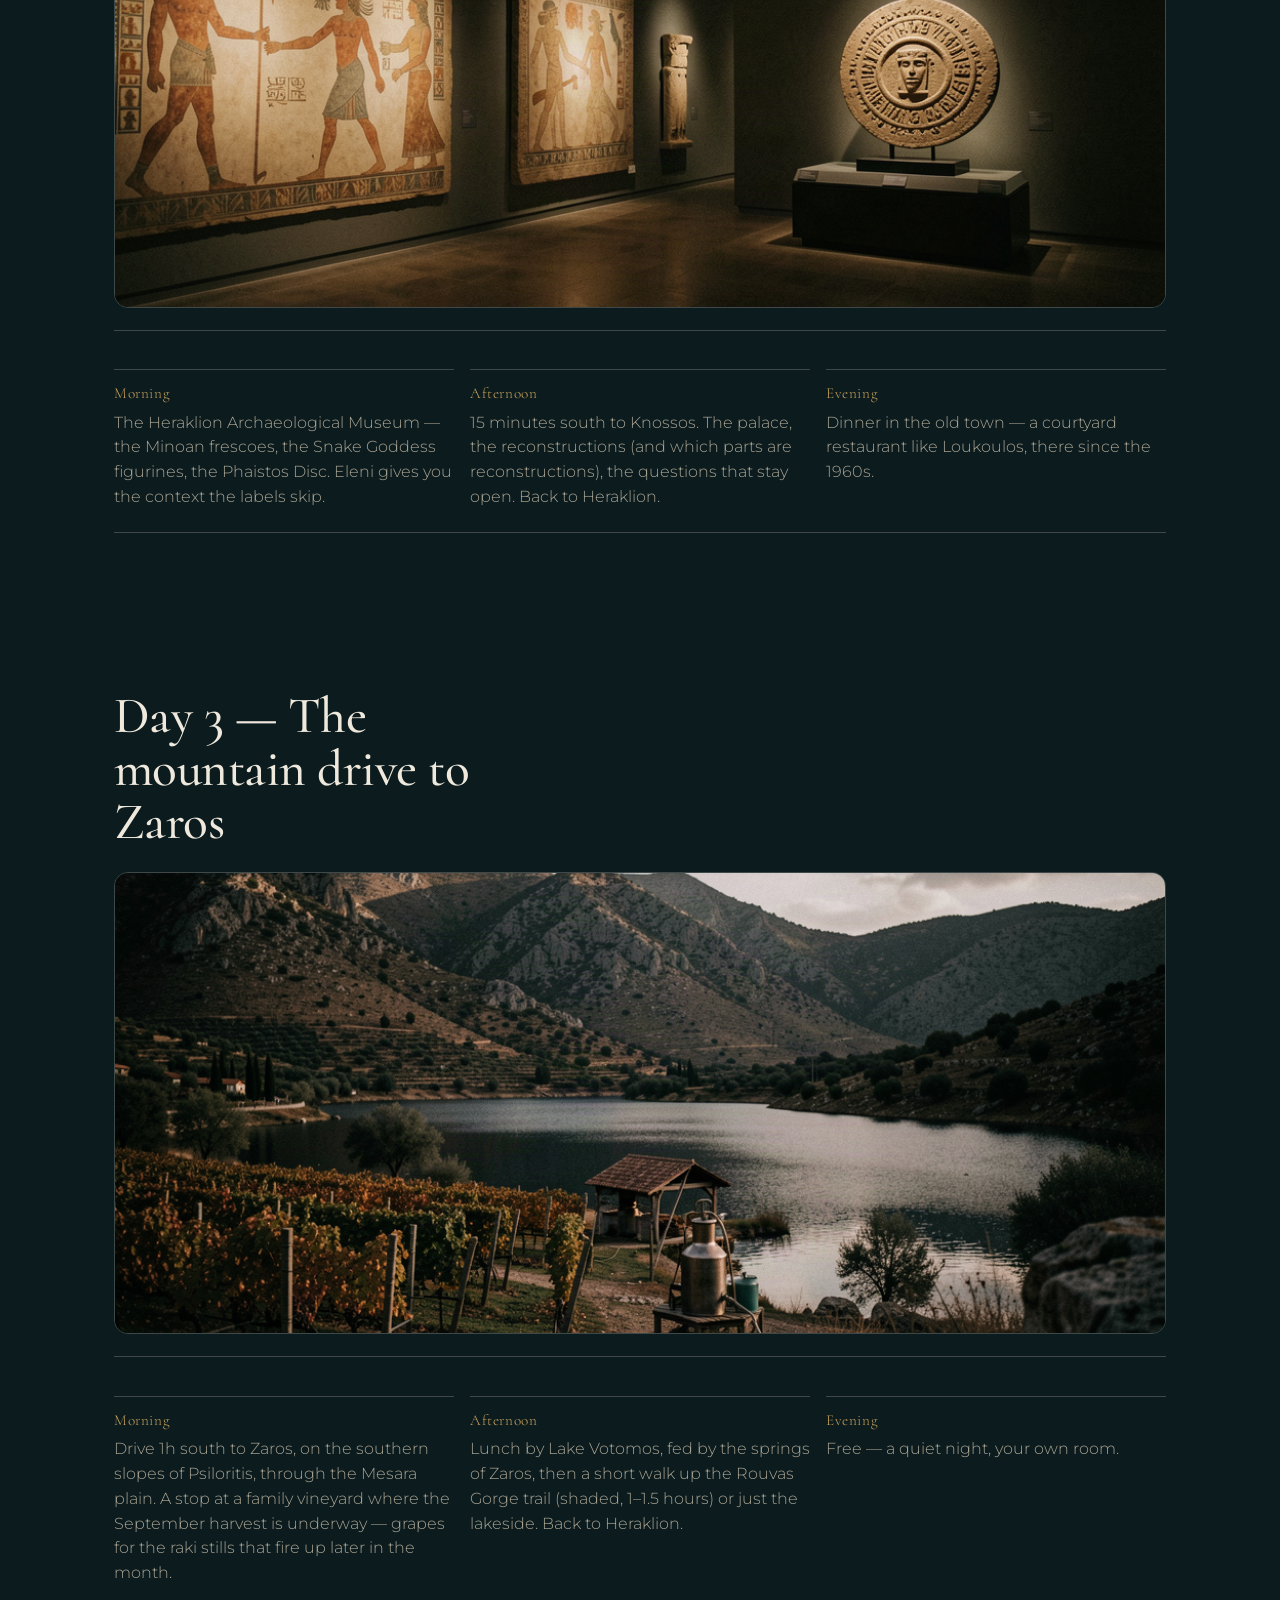
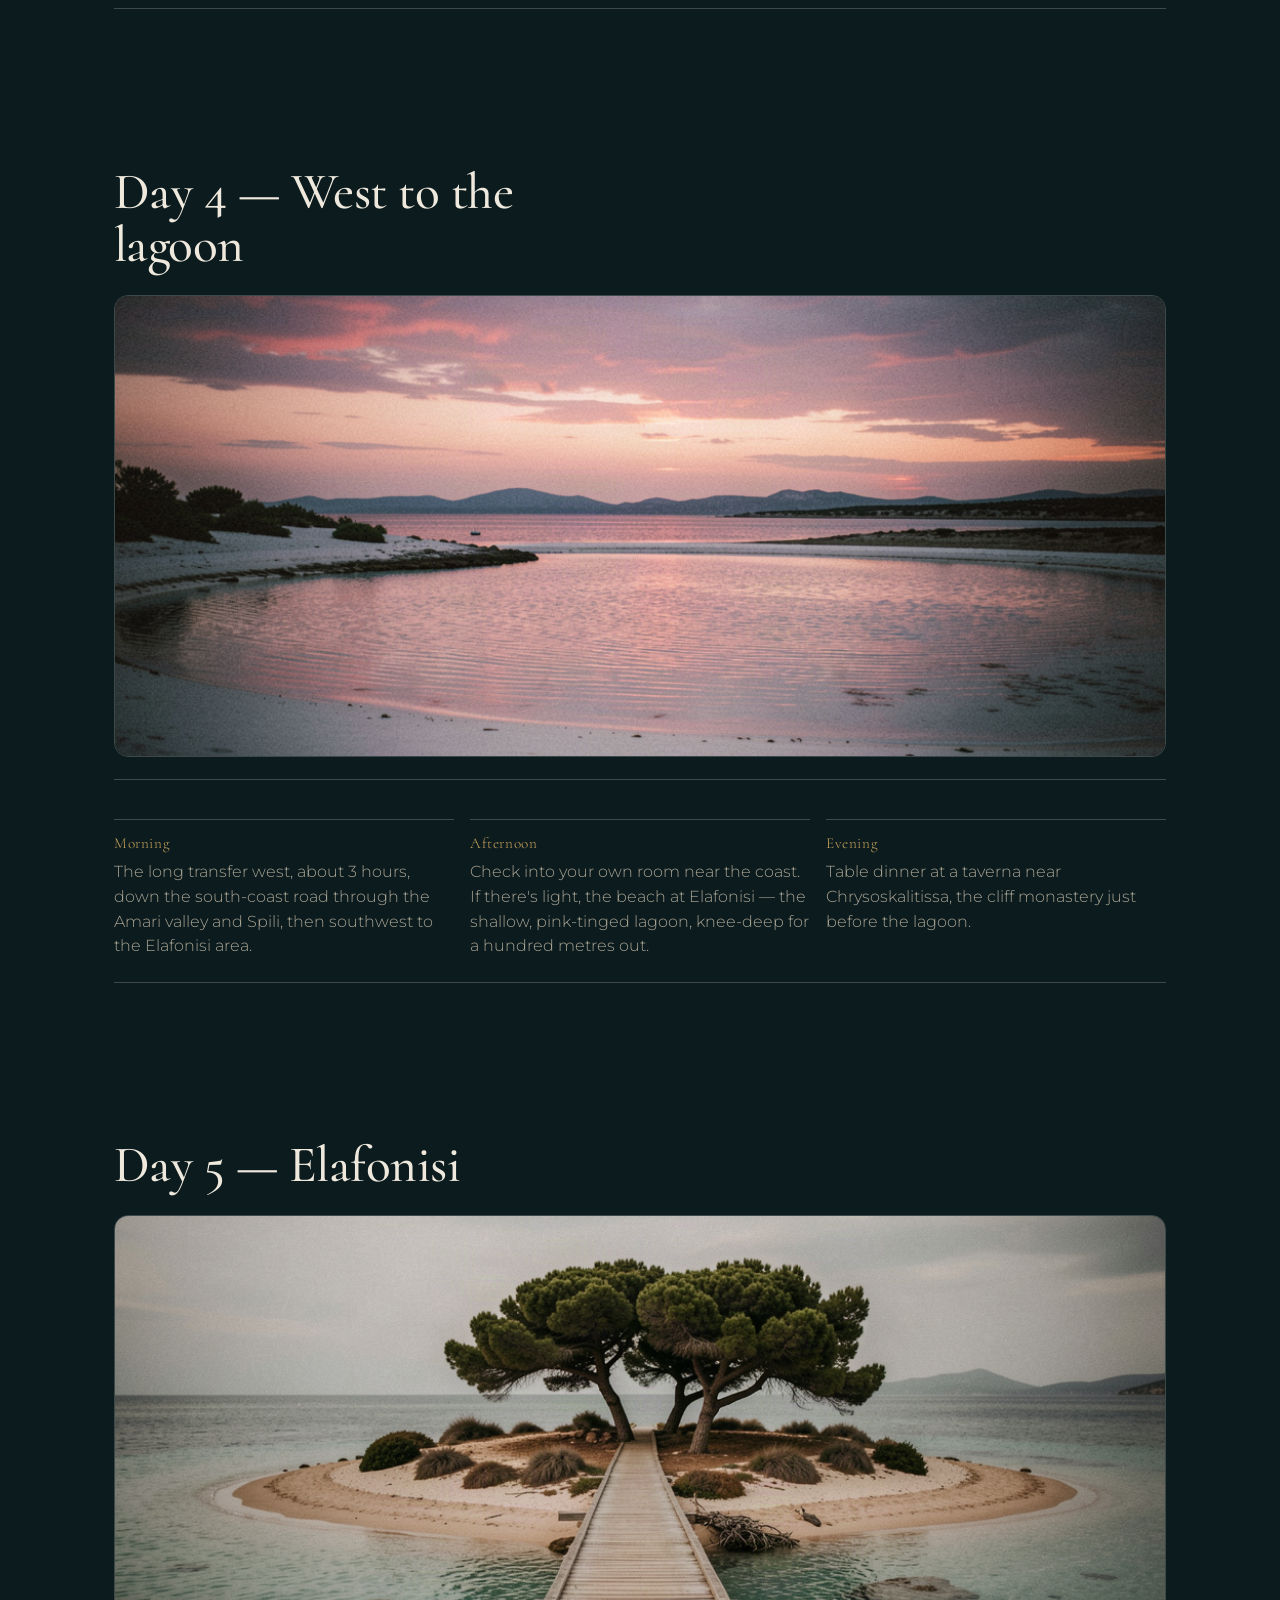
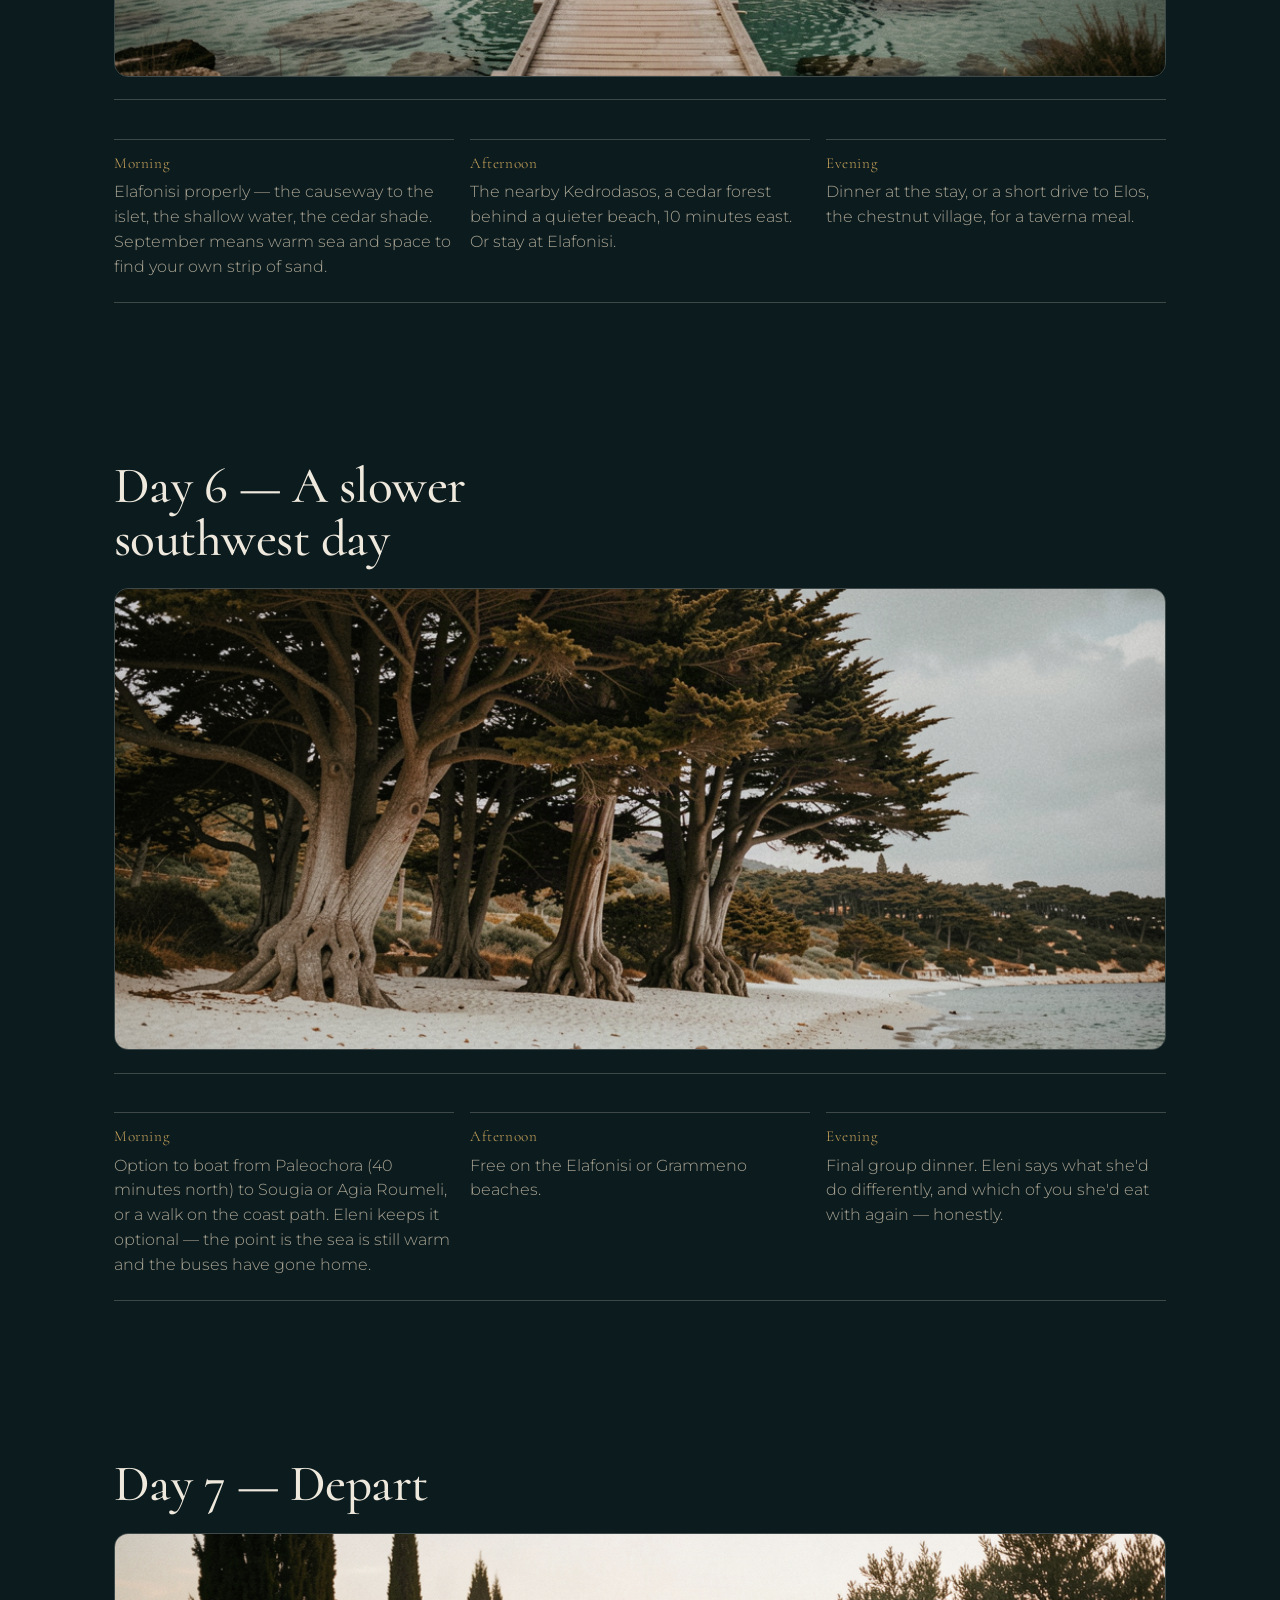
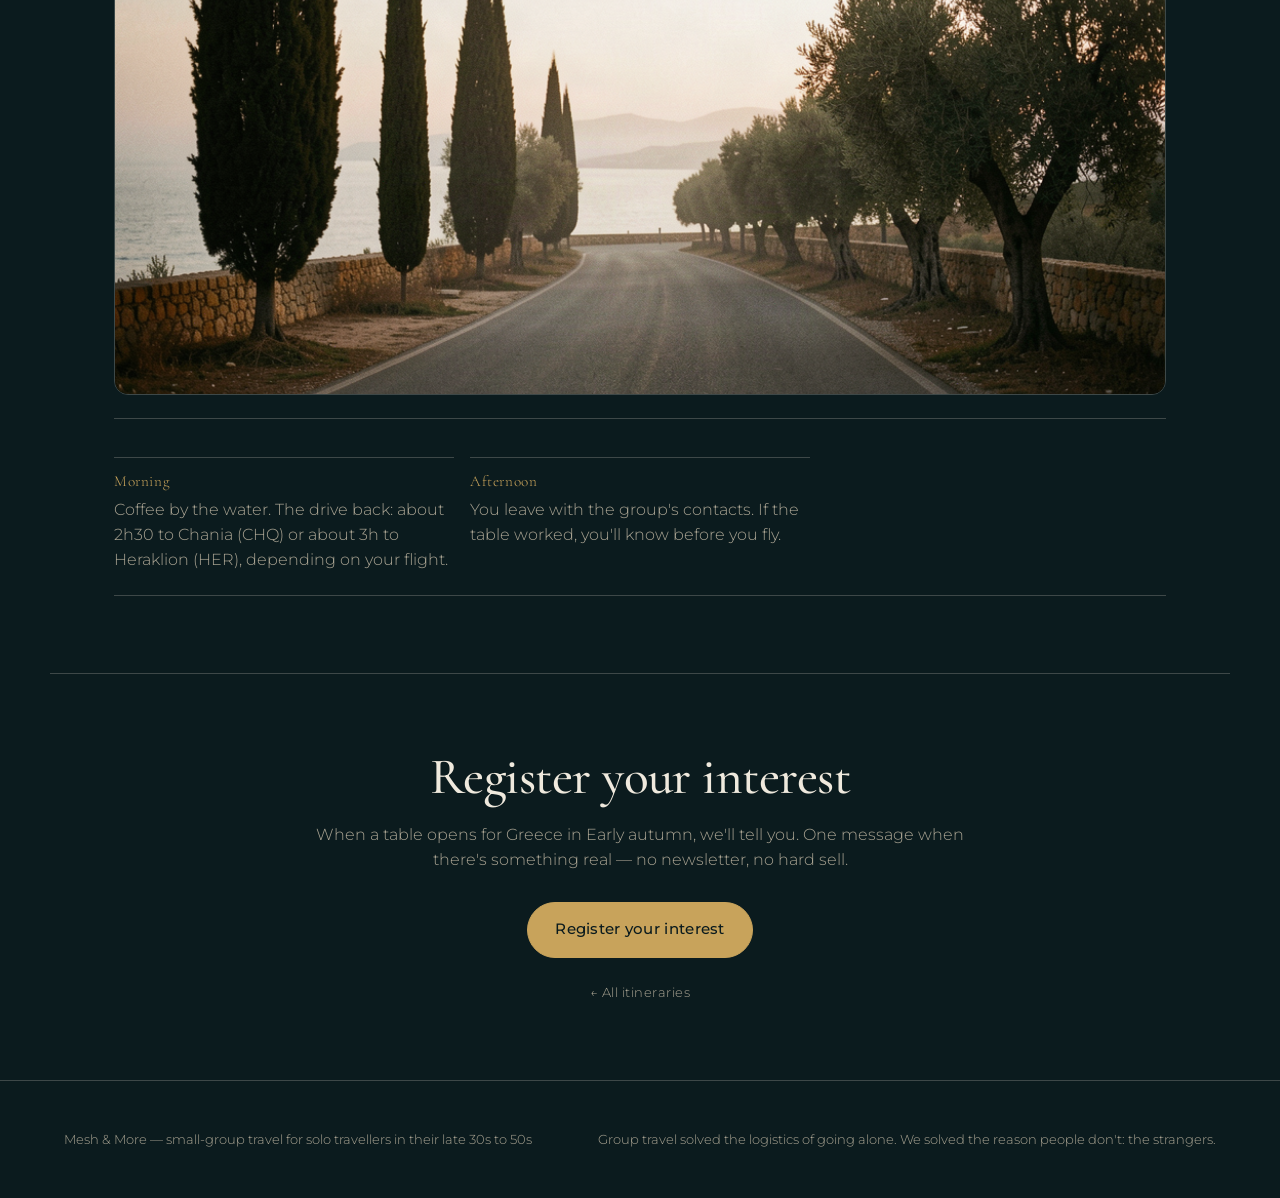
<file: itineraries/crete-early-autumn.html>
<!DOCTYPE html>
<html lang="en">
<head>
<meta charset="utf-8" />
<meta name="viewport" content="width=device-width, initial-scale=1" />
<title>Mesh &amp; More — Crete in Early Autumn</title>
<meta name="description" content="Seven nights, your own room, a table of 4–8. The warmest sea, the grape harvest beginning, quiet lagoons." />
<link rel="preconnect" href="https://fonts.googleapis.com" />
<link rel="preconnect" href="https://fonts.gstatic.com" crossorigin />
<link rel="preconnect" href="https://fonts.googleapis.com" />
<link rel="preconnect" href="https://fonts.gstatic.com" crossorigin />
<link href="https://fonts.googleapis.com/css2?family=Cormorant:wght@400;500;600;700&family=Montserrat:wght@300;400;500;600;700&display=swap" rel="stylesheet" />
<link rel="stylesheet" href="../css/style.css" />
</head>
<body>

<nav>
  <span class="brand">Mesh &amp; More</span>
  <span class="links">
    <a href="/#how">How it works</a>
    <a href="/#journeys">Journeys</a>
    <a href="/#itineraries">Itineraries</a>
    <a href="/#pricing">Pricing</a>
    <a href="/#honesty">Honesty</a>
    <a href="/#join">Join</a>
  </span>
</nav>
<header class="trip-hero">
  <div class="bg" style="background:linear-gradient(rgba(8,21,24,.42),rgba(8,21,24,.82)),url('../images/crete.png');background-size:cover;background-position:center"></div>
  <div class="inner wrap">
    <p class="eyebrow">Greece &middot; Early autumn</p>
    <h1>Crete in Early Autumn</h1>
    <p class="lede">Seven nights, your own room, a table of 4–8. The warmest sea, the grape harvest beginning, quiet lagoons.</p>
    <div class="trip-facts">
      <div class="fact"><div class="k">Nights</div><div class="v">7</div></div>
      <div class="fact"><div class="k">Group</div><div class="v">4–8</div></div>
      <div class="fact"><div class="k">Lead host</div><div class="v">Eleni</div></div>
      <div class="fact"><div class="k">Price</div><div class="v accent">£1,950–£2,750</div></div>
    </div>
  </div>
</header>

<div class="rule"></div>
<section class="block wrap detail-sec reveal"><div class="body"><p><em>Seven nights. Your own room. A table of 4–8 matched to you. Expected 2026 / 2027.</em></p></div></section>

<section class="block wrap detail-sec reveal"><h2>The shape of the week</h2><div class="body"><ul><li><strong>Nights 1–3:</strong> A boutique stay in Heraklion, near the old harbour — your own room.</li><li><strong>Nights 4–7:</strong> A small stay on the southwest coast near Elafonisi — your own room, close to the lagoon.</li><li><strong>Your host on the ground:</strong> Eleni, a Heraklion-based archaeologist-guide who reads the museum labels for what they leave out.</li><li><strong>The table:</strong> 4–8 of you, matched before you book — for range, not likeness. Company at dinner. Quiet in your room.</li></ul></div></section>

<section class="block wrap detail-sec reveal"><div class="incl-grid"><div class="incl-col in"><span class="tag">What's included</span><h3>What's included</h3><ul><li>A curated, day-by-day itinerary — not pulled off a rack.</li><li>Eleni with you throughout, as local guide and trip leader.</li><li>Most meals: all breakfasts, five group dinners, two long lunches.</li><li>Your own room, every night, at no single supplement.</li><li>Island transfers and the activities listed below.</li></ul></div><div class="incl-col out"><span class="tag">Booked separately</span><h3>What's not</h3><ul><li>Flights to and from Crete (Heraklion, HER, or Chania, CHQ). Booked separately.</li><li>Two lunches and two dinners are yours.</li><li>Travel insurance, and anything off-menu.</li></ul>
<p><strong>Price:</strong> £1,950–£2,750 per person, seven nights, own room included. Flights separate. A band, not a fixed price — suppliers aren't signed, and the first departures are expected in 2026 or 2027. You're not putting money on a date that doesn't exist.</p></div></div></section>

<section class="block wrap detail-sec reveal"><h2>Day 1 — Arrive in Heraklion</h2><figure class="day-img"><img src="../images/days/crete-early-autumn-1.png" alt="Heraklion harbour" loading="lazy"></figure><div class="days"><div class="day"><div class="slots"><div class="slot"><div class="lbl">Morning</div><p>Fly into Heraklion airport "Nikos Kazantzakis" (HER), 10 minutes from the centre. Eleni meets you; your own room is ready by noon.</p></div><div class="slot"><div class="lbl">Afternoon</div><p>Walk the Venetian harbour and Koules fortress (Rocca al Mare), the 16th-century citadel that guarded the port, then the old town lanes and coffee.</p></div><div class="slot"><div class="lbl">Evening</div><p>First table dinner near the harbour — Cretan cooking, no theatre. Eleni lays out the week and names the one thing she'd change if she could.</p></div></div></div></div></section>
<section class="block wrap detail-sec reveal"><h2>Day 2 — The museum and the palace</h2><figure class="day-img"><img src="../images/days/crete-early-autumn-2.png" alt="Heraklion Museum" loading="lazy"></figure><div class="days"><div class="day"><div class="slots"><div class="slot"><div class="lbl">Morning</div><p>The Heraklion Archaeological Museum — the Minoan frescoes, the Snake Goddess figurines, the Phaistos Disc. Eleni gives you the context the labels skip.</p></div><div class="slot"><div class="lbl">Afternoon</div><p>15 minutes south to Knossos. The palace, the reconstructions (and which parts are reconstructions), the questions that stay open. Back to Heraklion.</p></div><div class="slot"><div class="lbl">Evening</div><p>Dinner in the old town — a courtyard restaurant like Loukoulos, there since the 1960s.</p></div></div></div></div></section>
<section class="block wrap detail-sec reveal"><h2>Day 3 — The mountain drive to Zaros</h2><figure class="day-img"><img src="../images/days/crete-early-autumn-3.png" alt="Lake Votomos" loading="lazy"></figure><div class="days"><div class="day"><div class="slots"><div class="slot"><div class="lbl">Morning</div><p>Drive 1h south to Zaros, on the southern slopes of Psiloritis, through the Mesara plain. A stop at a family vineyard where the September harvest is underway — grapes for the raki stills that fire up later in the month.</p></div><div class="slot"><div class="lbl">Afternoon</div><p>Lunch by Lake Votomos, fed by the springs of Zaros, then a short walk up the Rouvas Gorge trail (shaded, 1–1.5 hours) or just the lakeside. Back to Heraklion.</p></div><div class="slot"><div class="lbl">Evening</div><p>Free — a quiet night, your own room.</p></div></div></div></div></section>
<section class="block wrap detail-sec reveal"><h2>Day 4 — West to the lagoon</h2><figure class="day-img"><img src="../images/days/crete-early-autumn-4.png" alt="Elafonisi lagoon" loading="lazy"></figure><div class="days"><div class="day"><div class="slots"><div class="slot"><div class="lbl">Morning</div><p>The long transfer west, about 3 hours, down the south-coast road through the Amari valley and Spili, then southwest to the Elafonisi area.</p></div><div class="slot"><div class="lbl">Afternoon</div><p>Check into your own room near the coast. If there's light, the beach at Elafonisi — the shallow, pink-tinged lagoon, knee-deep for a hundred metres out.</p></div><div class="slot"><div class="lbl">Evening</div><p>Table dinner at a taverna near Chrysoskalitissa, the cliff monastery just before the lagoon.</p></div></div></div></div></section>
<section class="block wrap detail-sec reveal"><h2>Day 5 — Elafonisi</h2><figure class="day-img"><img src="../images/days/crete-early-autumn-5.png" alt="Elafonisi beach" loading="lazy"></figure><div class="days"><div class="day"><div class="slots"><div class="slot"><div class="lbl">Morning</div><p>Elafonisi properly — the causeway to the islet, the shallow water, the cedar shade. September means warm sea and space to find your own strip of sand.</p></div><div class="slot"><div class="lbl">Afternoon</div><p>The nearby Kedrodasos, a cedar forest behind a quieter beach, 10 minutes east. Or stay at Elafonisi.</p></div><div class="slot"><div class="lbl">Evening</div><p>Dinner at the stay, or a short drive to Elos, the chestnut village, for a taverna meal.</p></div></div></div></div></section>
<section class="block wrap detail-sec reveal"><h2>Day 6 — A slower southwest day</h2><figure class="day-img"><img src="../images/days/crete-early-autumn-6.png" alt="Southwest Crete" loading="lazy"></figure><div class="days"><div class="day"><div class="slots"><div class="slot"><div class="lbl">Morning</div><p>Option to boat from Paleochora (40 minutes north) to Sougia or Agia Roumeli, or a walk on the coast path. Eleni keeps it optional — the point is the sea is still warm and the buses have gone home.</p></div><div class="slot"><div class="lbl">Afternoon</div><p>Free on the Elafonisi or Grammeno beaches.</p></div><div class="slot"><div class="lbl">Evening</div><p>Final group dinner. Eleni says what she'd do differently, and which of you she'd eat with again — honestly.</p></div></div></div></div></section>
<section class="block wrap detail-sec reveal"><h2>Day 7 — Depart</h2><figure class="day-img"><img src="../images/days/crete-early-autumn-7.png" alt="Crete coast road" loading="lazy"></figure><div class="days"><div class="day"><div class="slots"><div class="slot"><div class="lbl">Morning</div><p>Coffee by the water. The drive back: about 2h30 to Chania (CHQ) or about 3h to Heraklion (HER), depending on your flight.</p></div><div class="slot"><div class="lbl">Afternoon</div><p>You leave with the group's contacts. If the table worked, you'll know before you fly.</p></div></div></div></div></section>
<div class="rule"></div>

<section class="block wrap trip-cta reveal">
  <div class="capture">
    <h2>Register your interest</h2>
    <p class="lede">When a table opens for Greece in Early autumn, we'll tell you. One message when there's something real — no newsletter, no hard sell.</p>
    <a class="btn btn-primary" href="/#join">Register your interest</a>
    <p class="backlink" style="margin-top:1.6rem"><a href="/#itineraries">&larr; All itineraries</a></p>
  </div>
</section>

<footer>
  <span>Mesh &amp; More — small-group travel for solo travellers in their late 30s to 50s</span>
  <span>Group travel solved the logistics of going alone. We solved the reason people don't: the strangers.</span>
</footer>

<script>
  const io=new IntersectionObserver((es)=>{
    es.forEach(e=>{if(e.isIntersecting){e.target.classList.add('in');io.unobserve(e.target)}});
  },{threshold:0.16});
  document.querySelectorAll('.reveal').forEach(el=>io.observe(el));
</script>
</body>
</html>
</file>
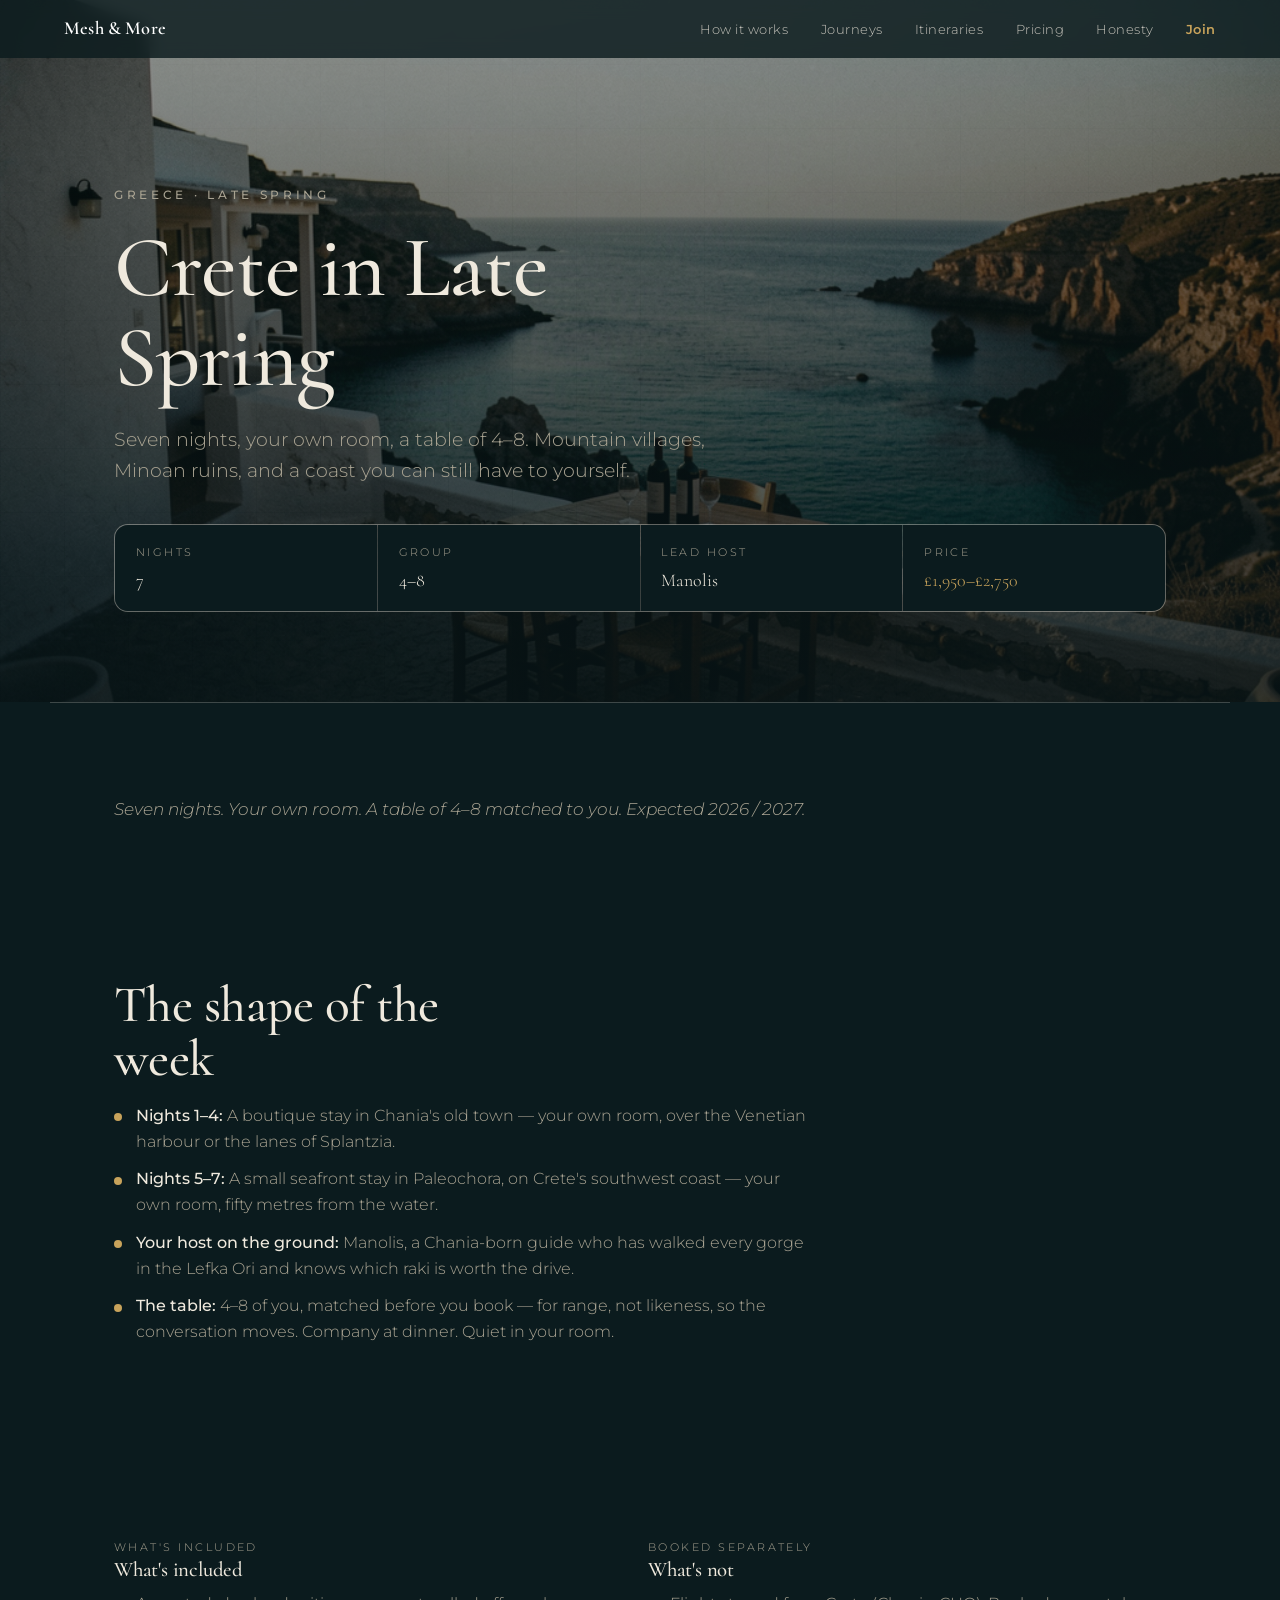
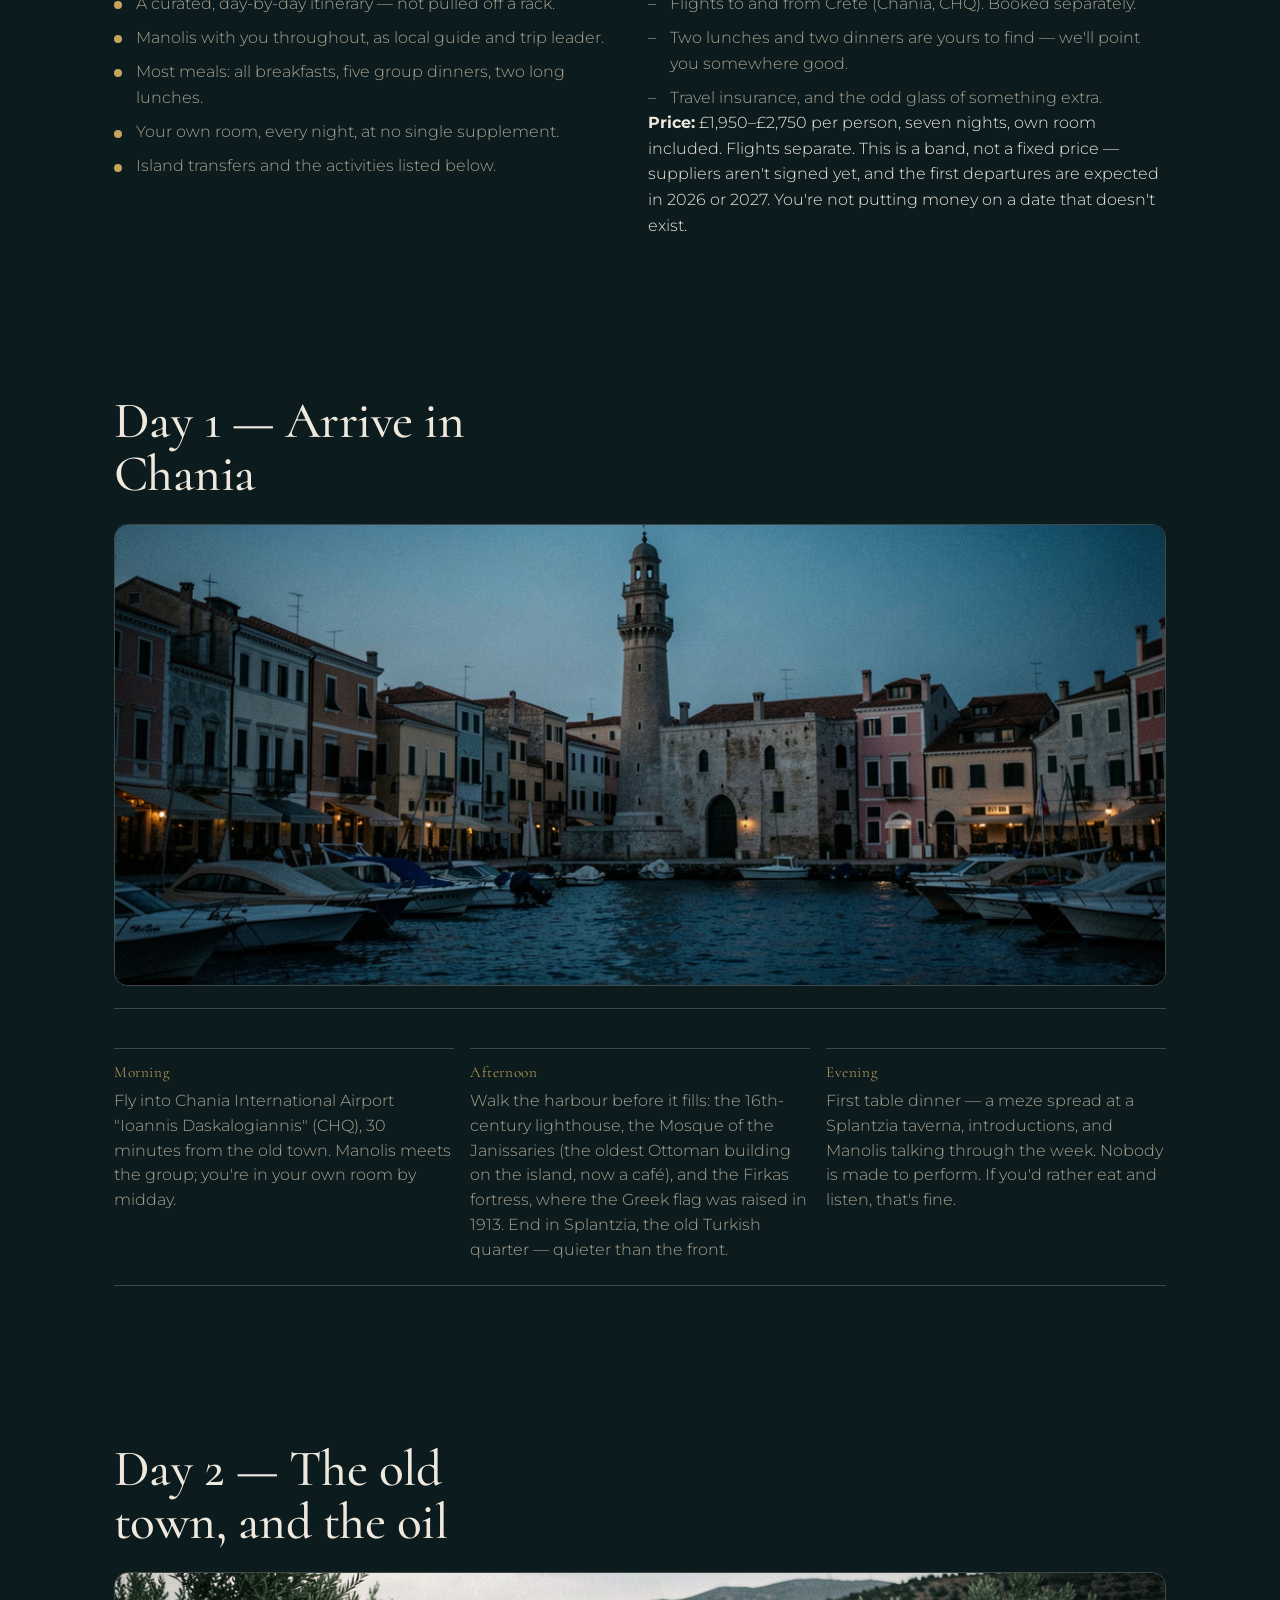
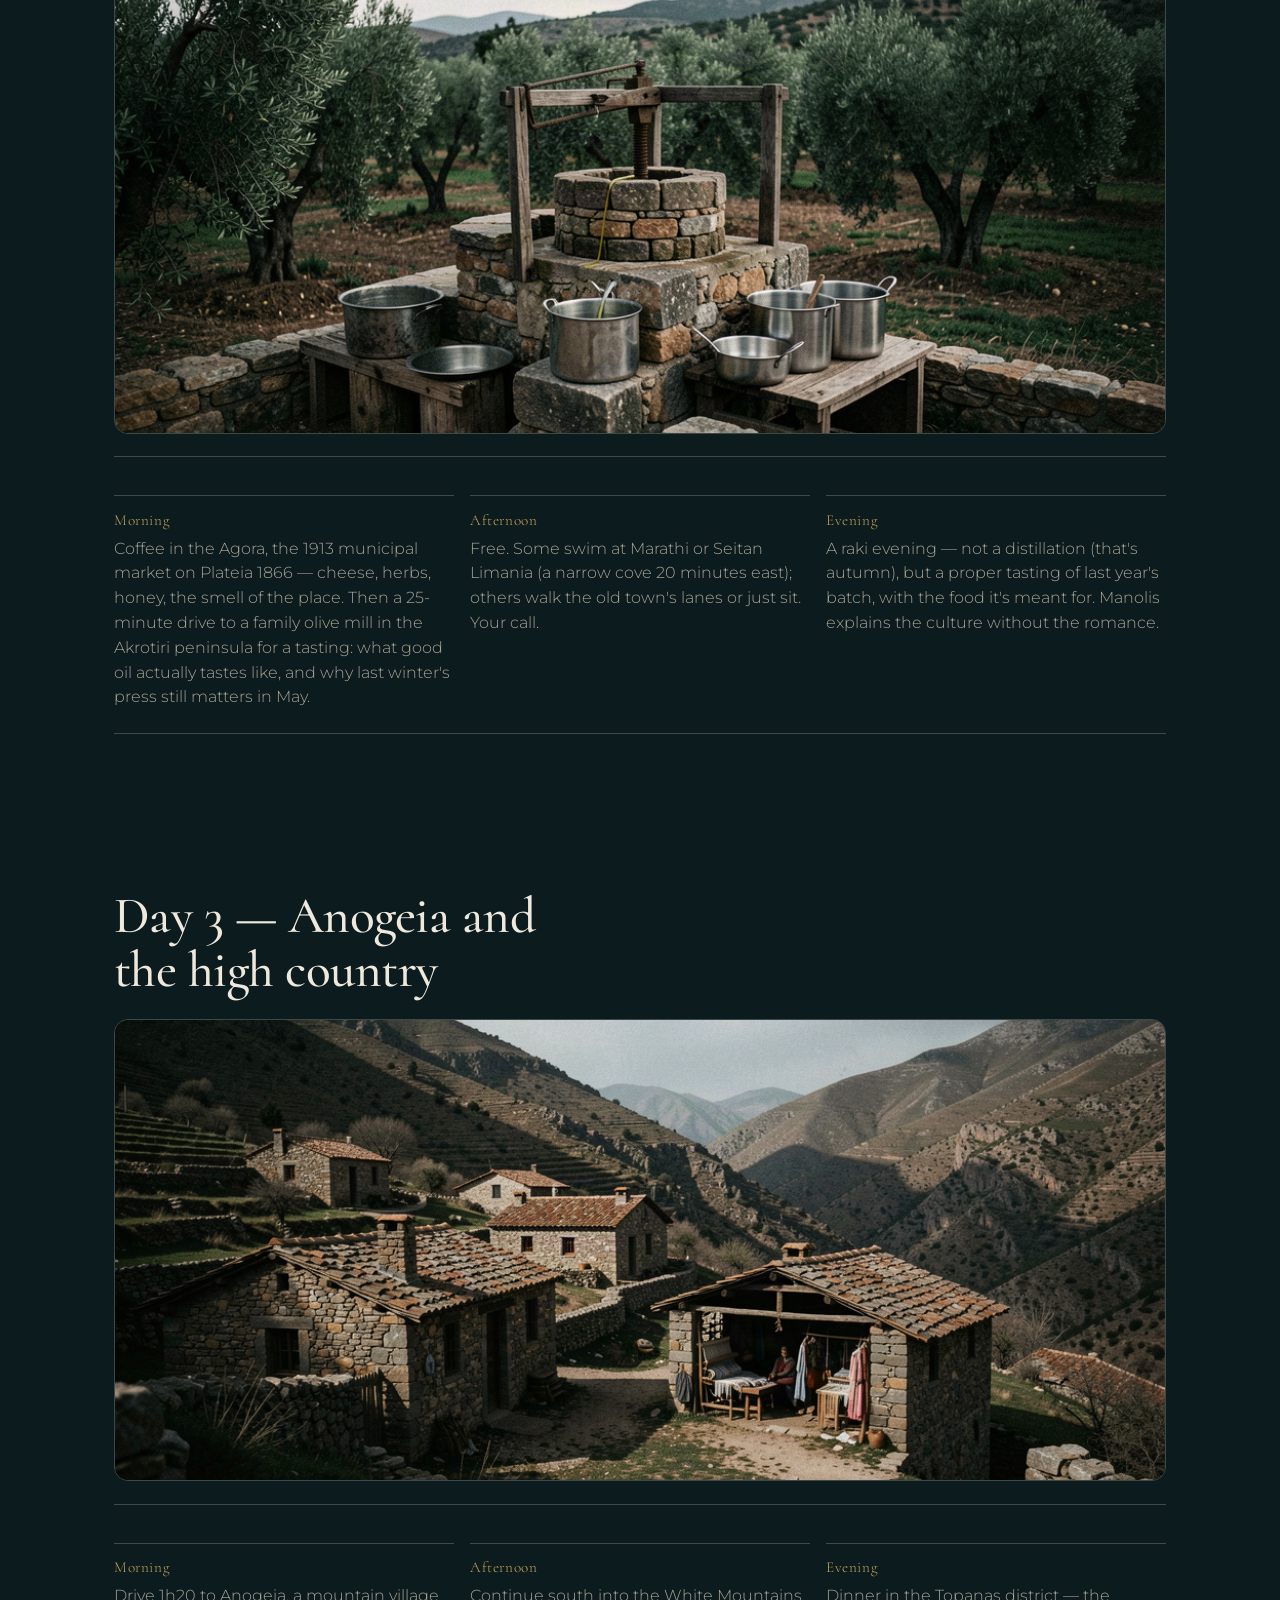
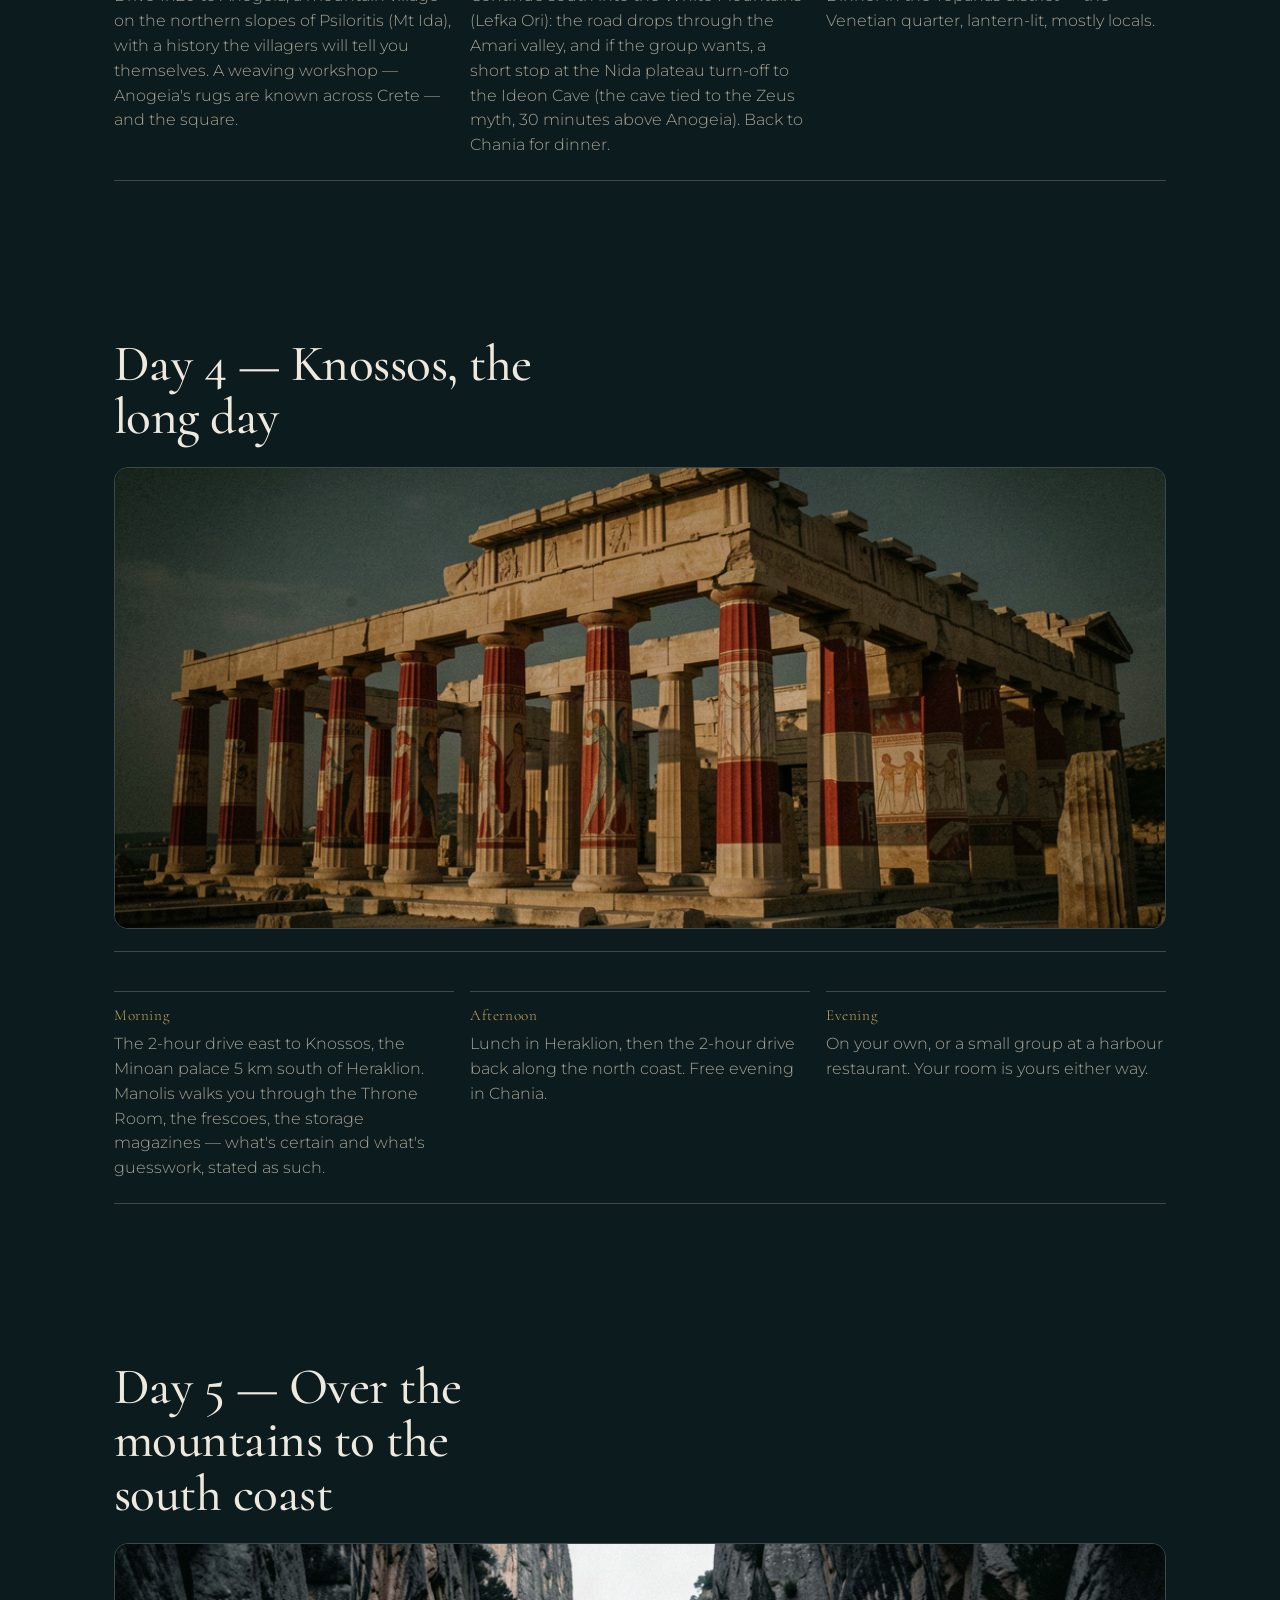
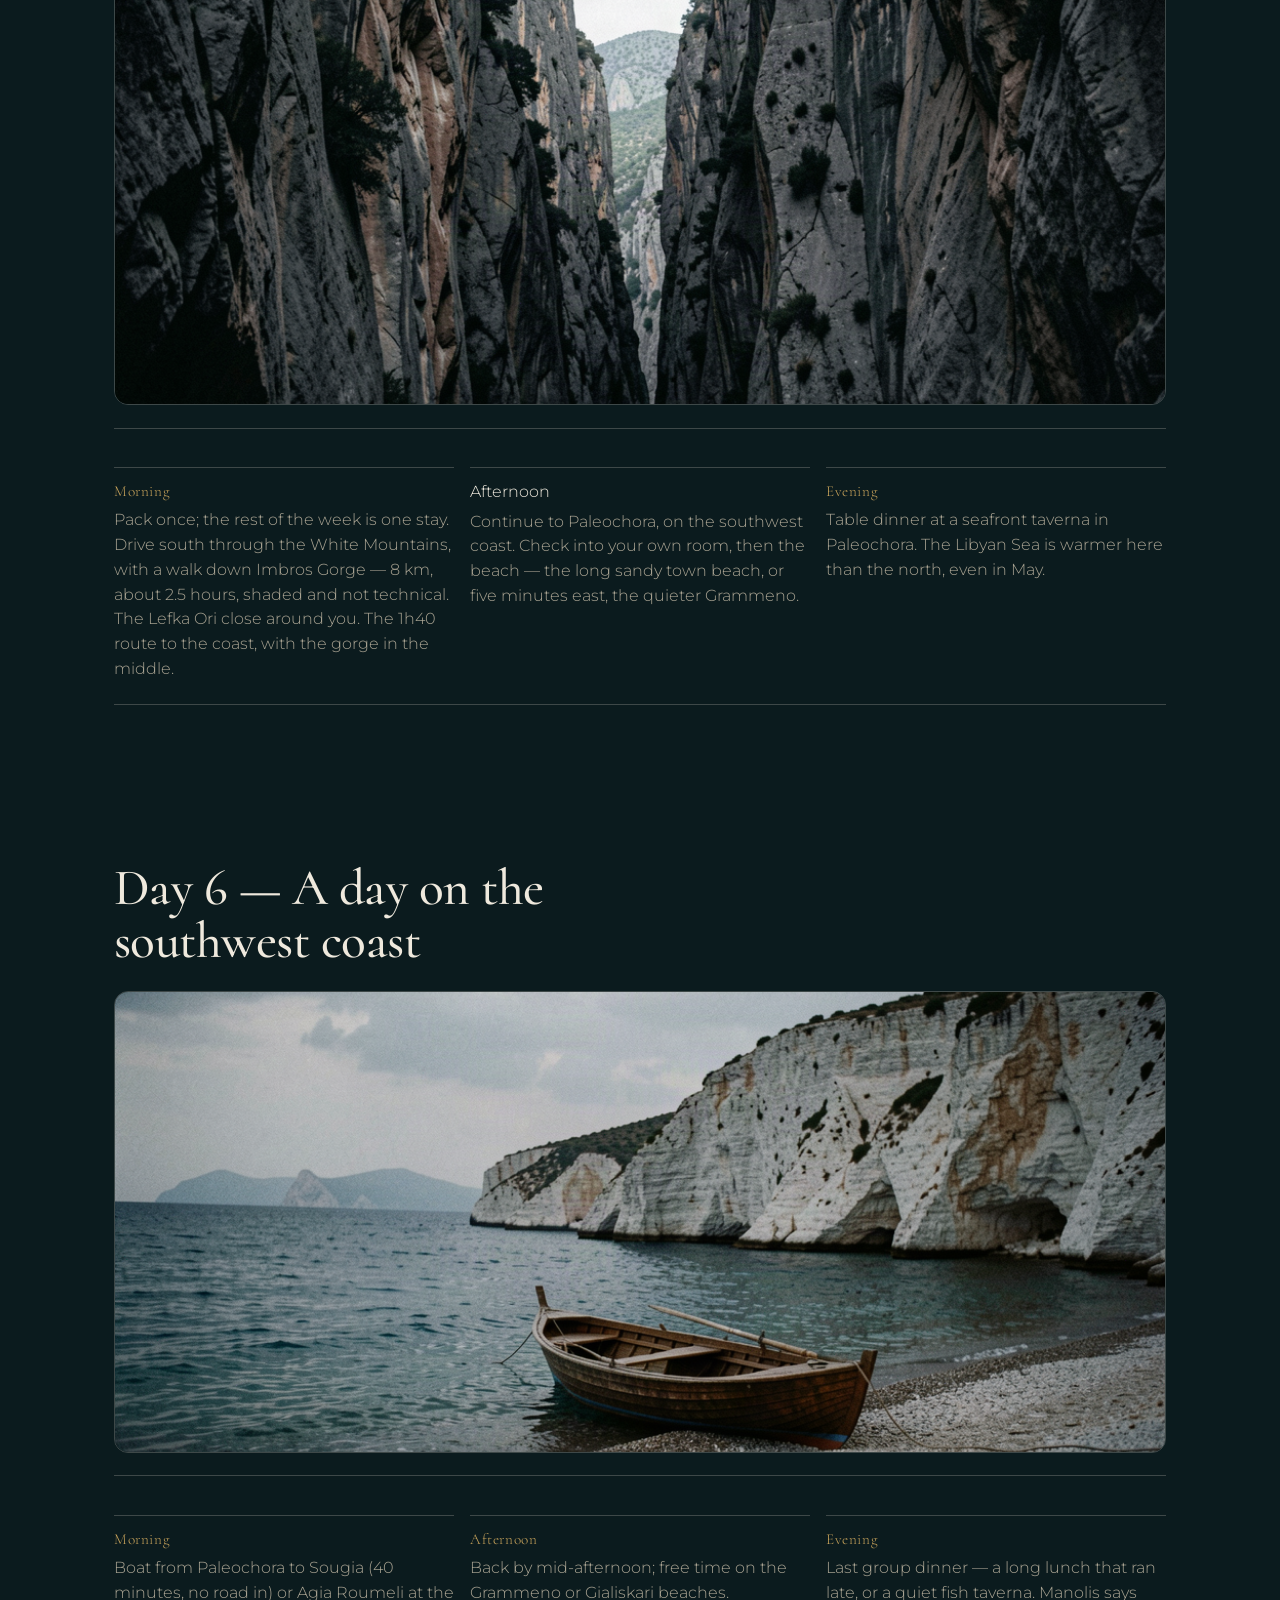
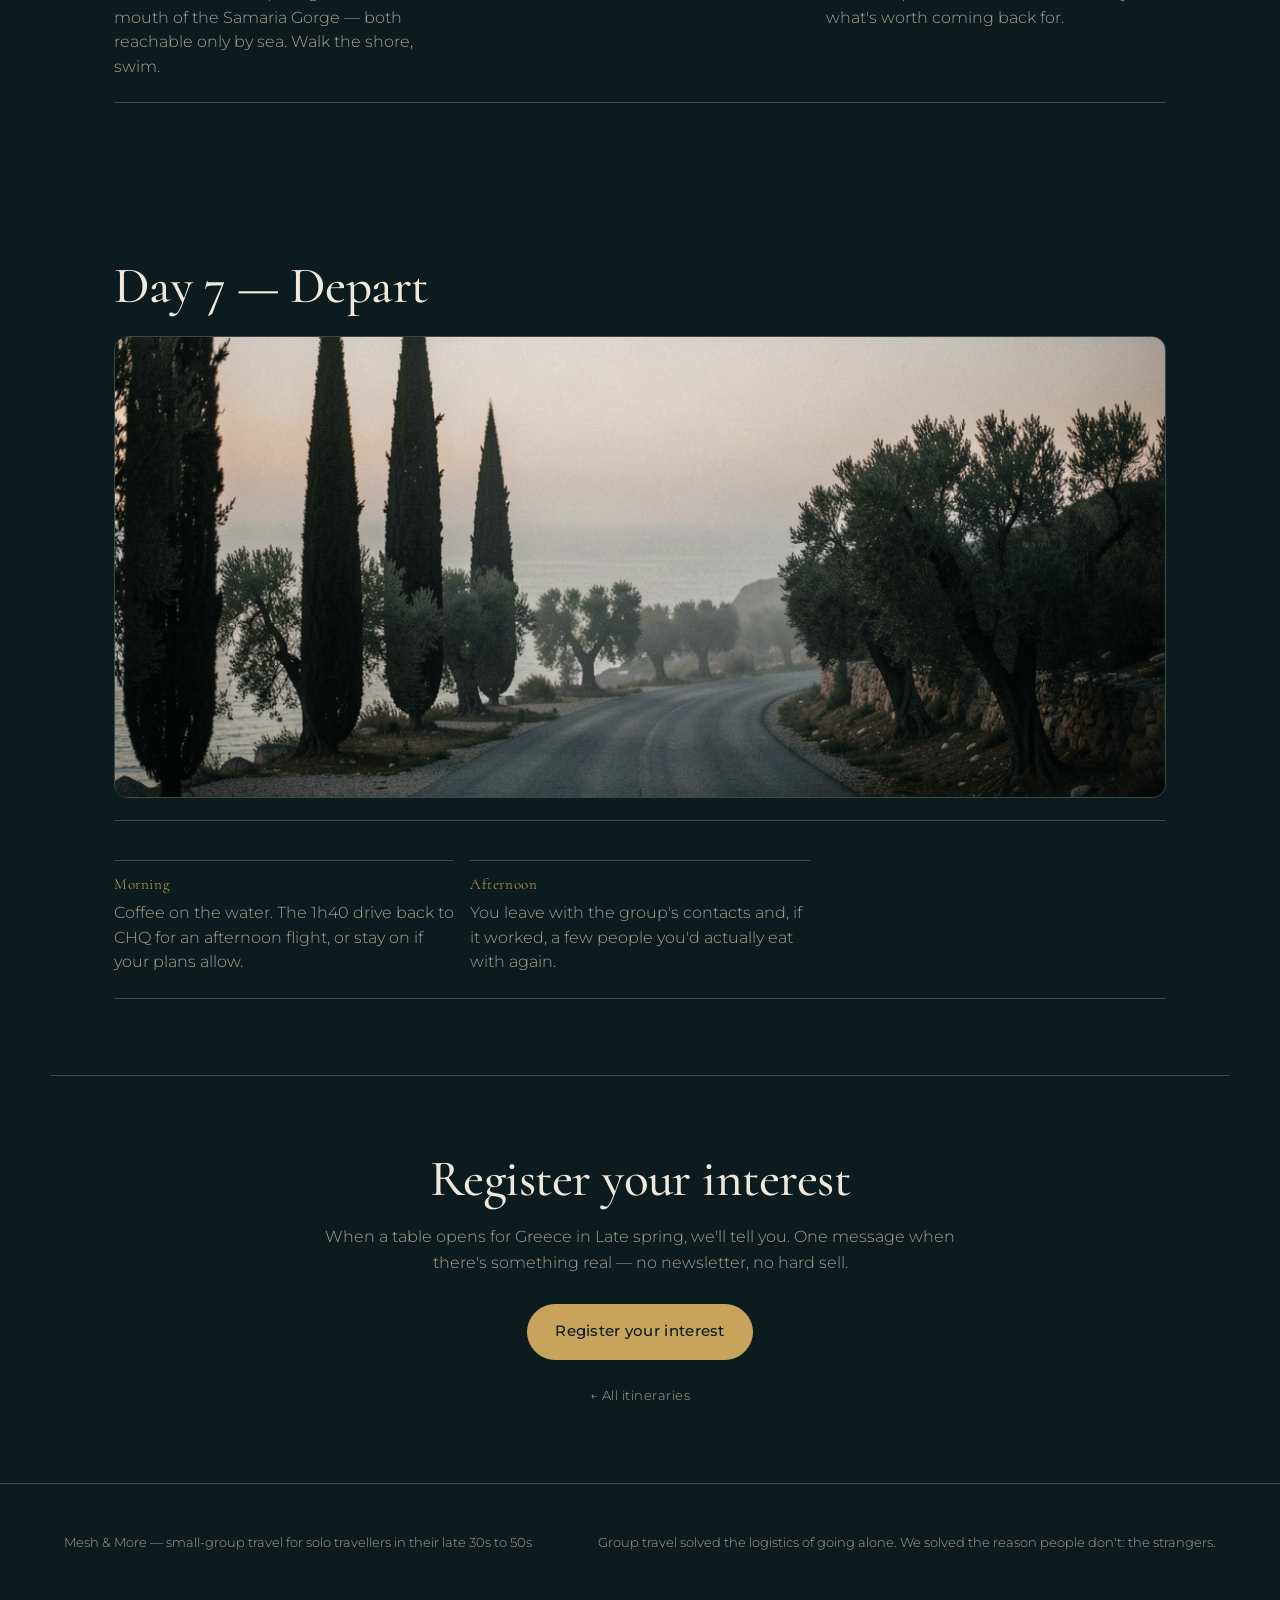
<file: itineraries/crete-late-spring.html>
<!DOCTYPE html>
<html lang="en">
<head>
<meta charset="utf-8" />
<meta name="viewport" content="width=device-width, initial-scale=1" />
<title>Mesh &amp; More — Crete in Late Spring</title>
<meta name="description" content="Seven nights, your own room, a table of 4–8. Mountain villages, Minoan ruins, and a coast you can still have to yourself." />
<link rel="preconnect" href="https://fonts.googleapis.com" />
<link rel="preconnect" href="https://fonts.gstatic.com" crossorigin />
<link rel="preconnect" href="https://fonts.googleapis.com" />
<link rel="preconnect" href="https://fonts.gstatic.com" crossorigin />
<link href="https://fonts.googleapis.com/css2?family=Cormorant:wght@400;500;600;700&family=Montserrat:wght@300;400;500;600;700&display=swap" rel="stylesheet" />
<link rel="stylesheet" href="../css/style.css" />
</head>
<body>

<nav>
  <span class="brand">Mesh &amp; More</span>
  <span class="links">
    <a href="/#how">How it works</a>
    <a href="/#journeys">Journeys</a>
    <a href="/#itineraries">Itineraries</a>
    <a href="/#pricing">Pricing</a>
    <a href="/#honesty">Honesty</a>
    <a href="/#join">Join</a>
  </span>
</nav>
<header class="trip-hero">
  <div class="bg" style="background:linear-gradient(rgba(8,21,24,.42),rgba(8,21,24,.82)),url('../images/crete.png');background-size:cover;background-position:center"></div>
  <div class="inner wrap">
    <p class="eyebrow">Greece &middot; Late spring</p>
    <h1>Crete in Late Spring</h1>
    <p class="lede">Seven nights, your own room, a table of 4–8. Mountain villages, Minoan ruins, and a coast you can still have to yourself.</p>
    <div class="trip-facts">
      <div class="fact"><div class="k">Nights</div><div class="v">7</div></div>
      <div class="fact"><div class="k">Group</div><div class="v">4–8</div></div>
      <div class="fact"><div class="k">Lead host</div><div class="v">Manolis</div></div>
      <div class="fact"><div class="k">Price</div><div class="v accent">£1,950–£2,750</div></div>
    </div>
  </div>
</header>

<div class="rule"></div>
<section class="block wrap detail-sec reveal"><div class="body"><p><em>Seven nights. Your own room. A table of 4–8 matched to you. Expected 2026 / 2027.</em></p></div></section>

<section class="block wrap detail-sec reveal"><h2>The shape of the week</h2><div class="body"><ul><li><strong>Nights 1–4:</strong> A boutique stay in Chania's old town — your own room, over the Venetian harbour or the lanes of Splantzia.</li><li><strong>Nights 5–7:</strong> A small seafront stay in Paleochora, on Crete's southwest coast — your own room, fifty metres from the water.</li><li><strong>Your host on the ground:</strong> Manolis, a Chania-born guide who has walked every gorge in the Lefka Ori and knows which raki is worth the drive.</li><li><strong>The table:</strong> 4–8 of you, matched before you book — for range, not likeness, so the conversation moves. Company at dinner. Quiet in your room.</li></ul></div></section>

<section class="block wrap detail-sec reveal"><div class="incl-grid"><div class="incl-col in"><span class="tag">What's included</span><h3>What's included</h3><ul><li>A curated, day-by-day itinerary — not pulled off a rack.</li><li>Manolis with you throughout, as local guide and trip leader.</li><li>Most meals: all breakfasts, five group dinners, two long lunches.</li><li>Your own room, every night, at no single supplement.</li><li>Island transfers and the activities listed below.</li></ul></div><div class="incl-col out"><span class="tag">Booked separately</span><h3>What's not</h3><ul><li>Flights to and from Crete (Chania, CHQ). Booked separately.</li><li>Two lunches and two dinners are yours to find — we'll point you somewhere good.</li><li>Travel insurance, and the odd glass of something extra.</li></ul>
<p><strong>Price:</strong> £1,950–£2,750 per person, seven nights, own room included. Flights separate. This is a band, not a fixed price — suppliers aren't signed yet, and the first departures are expected in 2026 or 2027. You're not putting money on a date that doesn't exist.</p></div></div></section>

<section class="block wrap detail-sec reveal"><h2>Day 1 — Arrive in Chania</h2><figure class="day-img"><img src="../images/days/crete-late-spring-1.png" alt="Chania harbour" loading="lazy"></figure><div class="days"><div class="day"><div class="slots"><div class="slot"><div class="lbl">Morning</div><p>Fly into Chania International Airport "Ioannis Daskalogiannis" (CHQ), 30 minutes from the old town. Manolis meets the group; you're in your own room by midday.</p></div><div class="slot"><div class="lbl">Afternoon</div><p>Walk the harbour before it fills: the 16th-century lighthouse, the Mosque of the Janissaries (the oldest Ottoman building on the island, now a café), and the Firkas fortress, where the Greek flag was raised in 1913. End in Splantzia, the old Turkish quarter — quieter than the front.</p></div><div class="slot"><div class="lbl">Evening</div><p>First table dinner — a meze spread at a Splantzia taverna, introductions, and Manolis talking through the week. Nobody is made to perform. If you'd rather eat and listen, that's fine.</p></div></div></div></div></section>
<section class="block wrap detail-sec reveal"><h2>Day 2 — The old town, and the oil</h2><figure class="day-img"><img src="../images/days/crete-late-spring-2.png" alt="Olive oil tasting" loading="lazy"></figure><div class="days"><div class="day"><div class="slots"><div class="slot"><div class="lbl">Morning</div><p>Coffee in the Agora, the 1913 municipal market on Plateia 1866 — cheese, herbs, honey, the smell of the place. Then a 25-minute drive to a family olive mill in the Akrotiri peninsula for a tasting: what good oil actually tastes like, and why last winter's press still matters in May.</p></div><div class="slot"><div class="lbl">Afternoon</div><p>Free. Some swim at Marathi or Seitan Limania (a narrow cove 20 minutes east); others walk the old town's lanes or just sit. Your call.</p></div><div class="slot"><div class="lbl">Evening</div><p>A raki evening — not a distillation (that's autumn), but a proper tasting of last year's batch, with the food it's meant for. Manolis explains the culture without the romance.</p></div></div></div></div></section>
<section class="block wrap detail-sec reveal"><h2>Day 3 — Anogeia and the high country</h2><figure class="day-img"><img src="../images/days/crete-late-spring-3.png" alt="Anogeia mountain village" loading="lazy"></figure><div class="days"><div class="day"><div class="slots"><div class="slot"><div class="lbl">Morning</div><p>Drive 1h20 to Anogeia, a mountain village on the northern slopes of Psiloritis (Mt Ida), with a history the villagers will tell you themselves. A weaving workshop — Anogeia's rugs are known across Crete — and the square.</p></div><div class="slot"><div class="lbl">Afternoon</div><p>Continue south into the White Mountains (Lefka Ori): the road drops through the Amari valley, and if the group wants, a short stop at the Nida plateau turn-off to the Ideon Cave (the cave tied to the Zeus myth, 30 minutes above Anogeia). Back to Chania for dinner.</p></div><div class="slot"><div class="lbl">Evening</div><p>Dinner in the Topanas district — the Venetian quarter, lantern-lit, mostly locals.</p></div></div></div></div></section>
<section class="block wrap detail-sec reveal"><h2>Day 4 — Knossos, the long day</h2><figure class="day-img"><img src="../images/days/crete-late-spring-4.png" alt="Knossos palace" loading="lazy"></figure><div class="days"><div class="day"><div class="slots"><div class="slot"><div class="lbl">Morning</div><p>The 2-hour drive east to Knossos, the Minoan palace 5 km south of Heraklion. Manolis walks you through the Throne Room, the frescoes, the storage magazines — what's certain and what's guesswork, stated as such.</p></div><div class="slot"><div class="lbl">Afternoon</div><p>Lunch in Heraklion, then the 2-hour drive back along the north coast. Free evening in Chania.</p></div><div class="slot"><div class="lbl">Evening</div><p>On your own, or a small group at a harbour restaurant. Your room is yours either way.</p></div></div></div></div></section>
<section class="block wrap detail-sec reveal"><h2>Day 5 — Over the mountains to the south coast</h2><figure class="day-img"><img src="../images/days/crete-late-spring-5.png" alt="Imbros Gorge" loading="lazy"></figure><div class="days"><div class="day"><div class="slots"><div class="slot"><div class="lbl">Morning</div><p>Pack once; the rest of the week is one stay. Drive south through the White Mountains, with a walk down Imbros Gorge — 8 km, about 2.5 hours, shaded and not technical. The Lefka Ori close around you. The 1h40 route to the coast, with the gorge in the middle.</p></div><div class="slot"><div class class="lbl">Afternoon</div><p>Continue to Paleochora, on the southwest coast. Check into your own room, then the beach — the long sandy town beach, or five minutes east, the quieter Grammeno.</p></div><div class="slot"><div class="lbl">Evening</div><p>Table dinner at a seafront taverna in Paleochora. The Libyan Sea is warmer here than the north, even in May.</p></div></div></div></div></section>
<section class="block wrap detail-sec reveal"><h2>Day 6 — A day on the southwest coast</h2><figure class="day-img"><img src="../images/days/crete-late-spring-6.png" alt="Southwest Crete coast" loading="lazy"></figure><div class="days"><div class="day"><div class="slots"><div class="slot"><div class="lbl">Morning</div><p>Boat from Paleochora to Sougia (40 minutes, no road in) or Agia Roumeli at the mouth of the Samaria Gorge — both reachable only by sea. Walk the shore, swim.</p></div><div class="slot"><div class="lbl">Afternoon</div><p>Back by mid-afternoon; free time on the Grammeno or Gialiskari beaches.</p></div><div class="slot"><div class="lbl">Evening</div><p>Last group dinner — a long lunch that ran late, or a quiet fish taverna. Manolis says what's worth coming back for.</p></div></div></div></div></section>
<section class="block wrap detail-sec reveal"><h2>Day 7 — Depart</h2><figure class="day-img"><img src="../images/days/crete-late-spring-7.png" alt="Chania coast" loading="lazy"></figure><div class="days"><div class="day"><div class="slots"><div class="slot"><div class="lbl">Morning</div><p>Coffee on the water. The 1h40 drive back to CHQ for an afternoon flight, or stay on if your plans allow.</p></div><div class="slot"><div class="lbl">Afternoon</div><p>You leave with the group's contacts and, if it worked, a few people you'd actually eat with again.</p></div></div></div></div></section>
<div class="rule"></div>

<section class="block wrap trip-cta reveal">
  <div class="capture">
    <h2>Register your interest</h2>
    <p class="lede">When a table opens for Greece in Late spring, we'll tell you. One message when there's something real — no newsletter, no hard sell.</p>
    <a class="btn btn-primary" href="/#join">Register your interest</a>
    <p class="backlink" style="margin-top:1.6rem"><a href="/#itineraries">&larr; All itineraries</a></p>
  </div>
</section>

<footer>
  <span>Mesh &amp; More — small-group travel for solo travellers in their late 30s to 50s</span>
  <span>Group travel solved the logistics of going alone. We solved the reason people don't: the strangers.</span>
</footer>

<script>
  const io=new IntersectionObserver((es)=>{
    es.forEach(e=>{if(e.isIntersecting){e.target.classList.add('in');io.unobserve(e.target)}});
  },{threshold:0.16});
  document.querySelectorAll('.reveal').forEach(el=>io.observe(el));
</script>
</body>
</html>
</file>
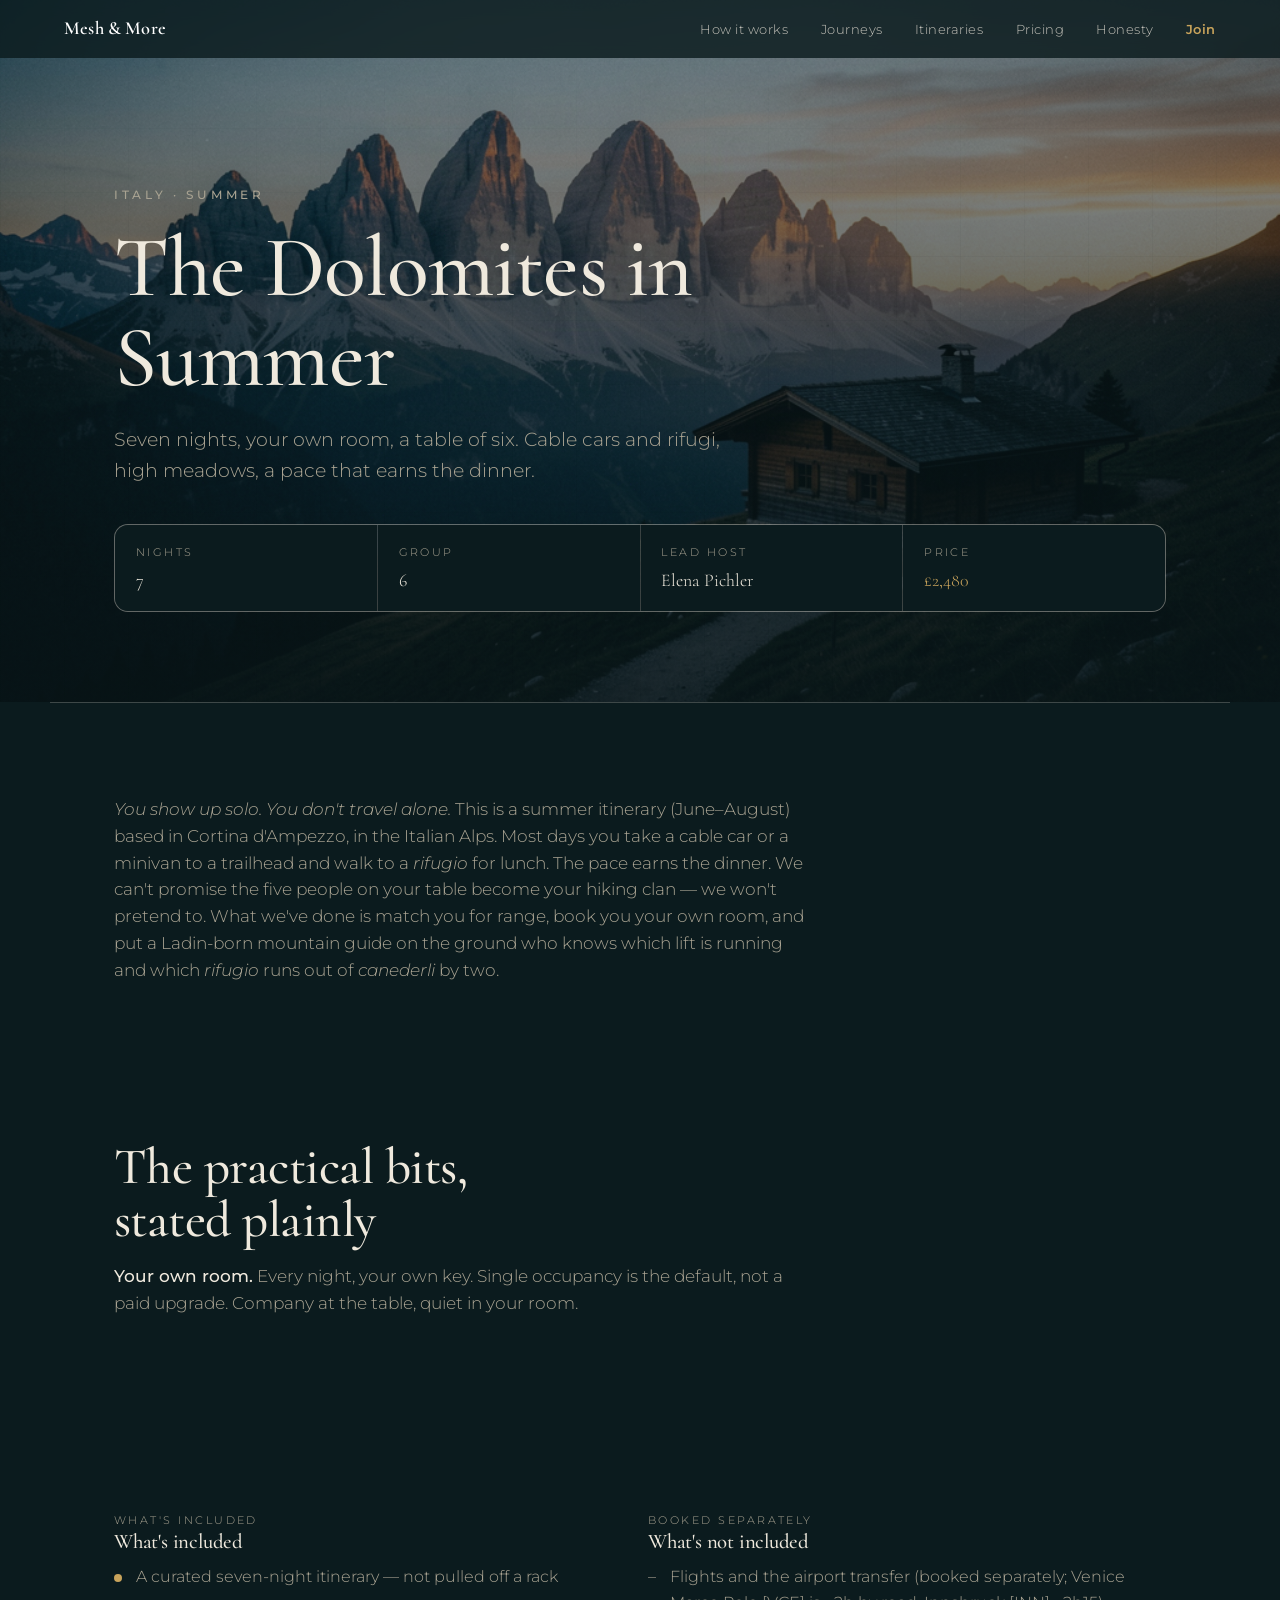
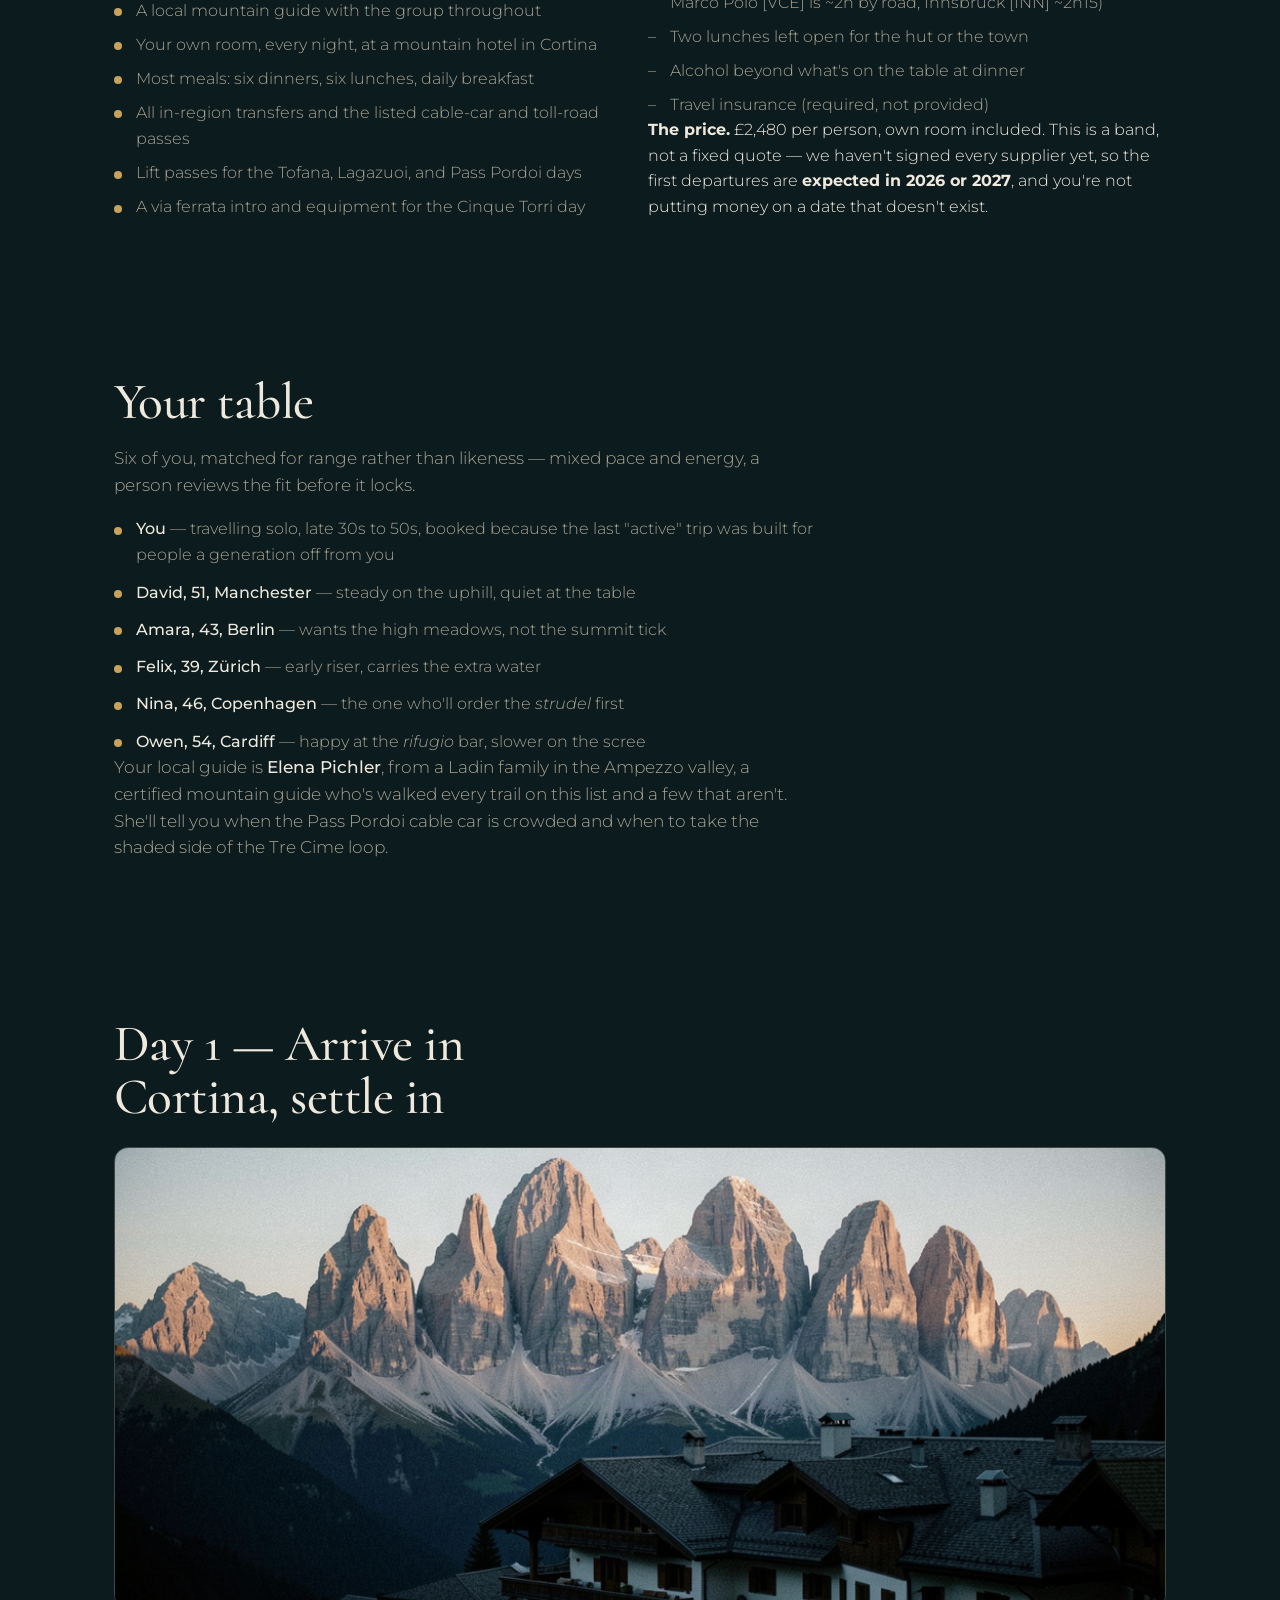
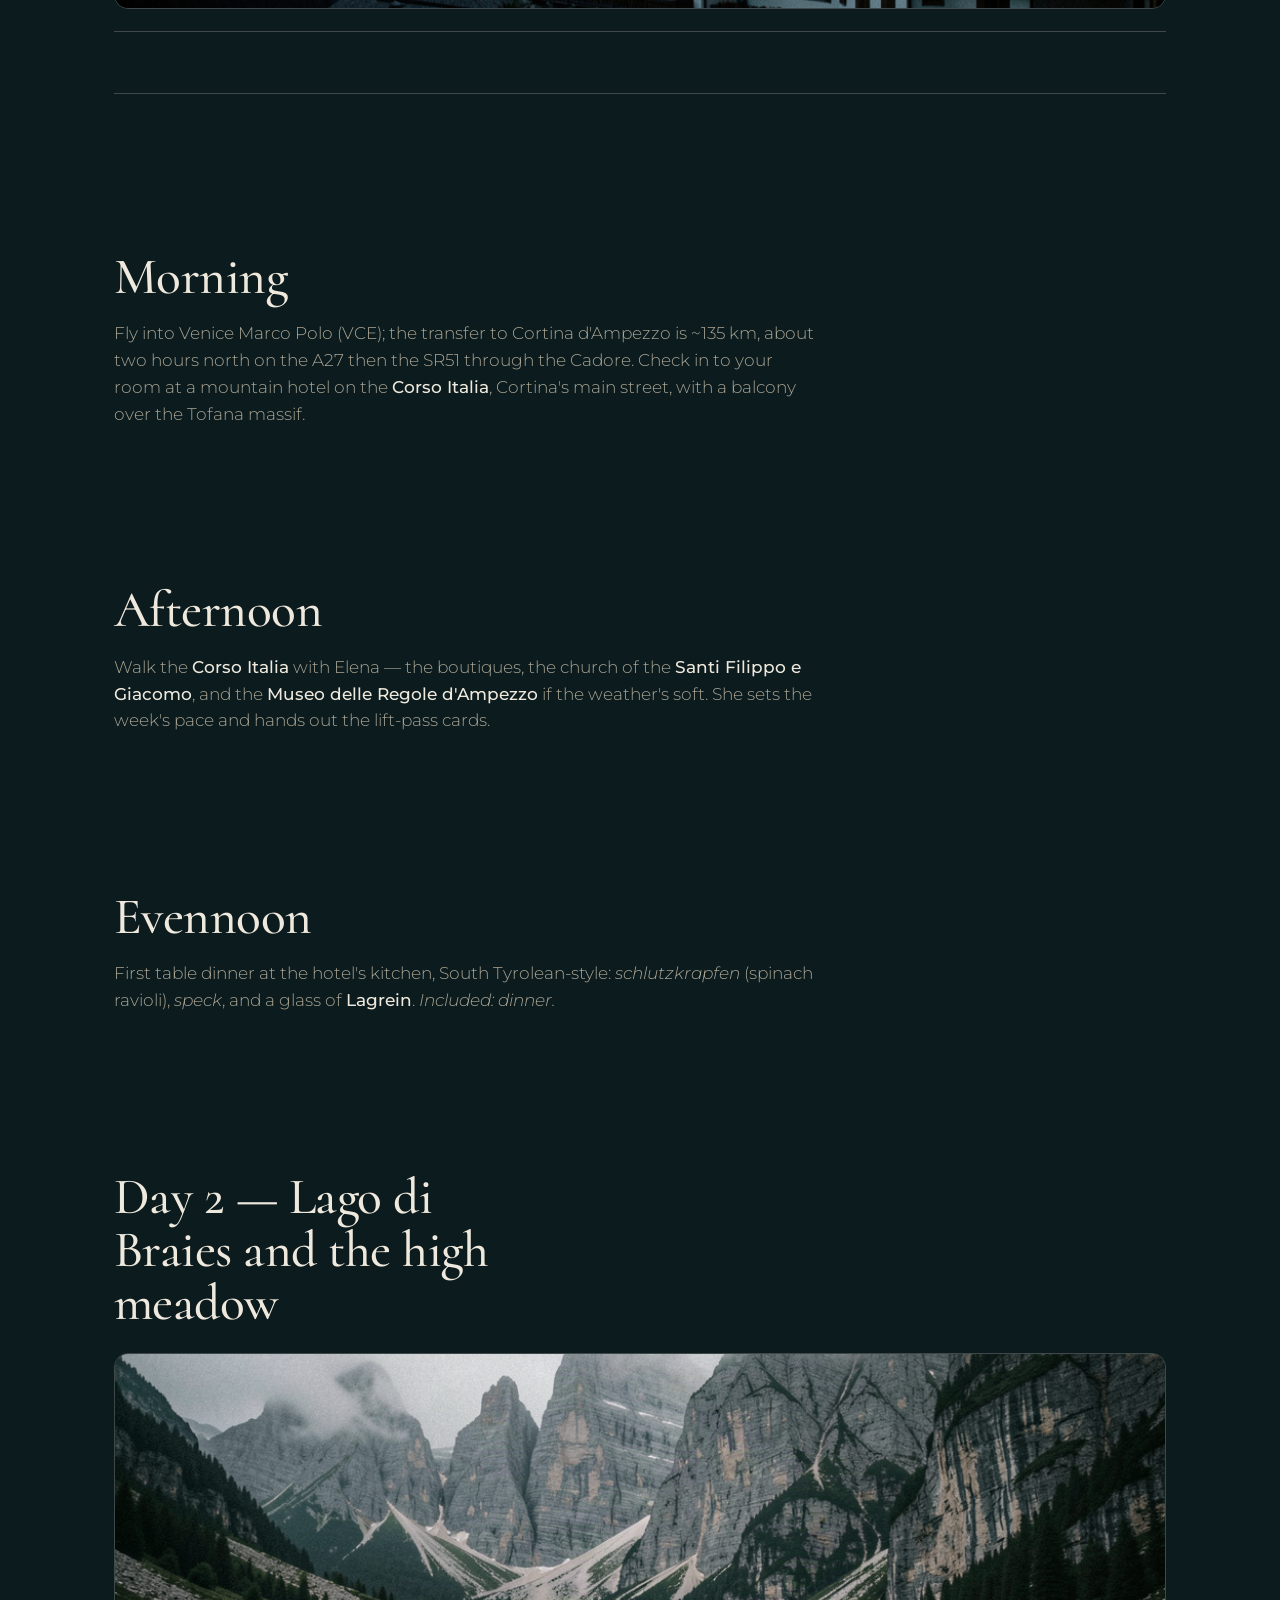
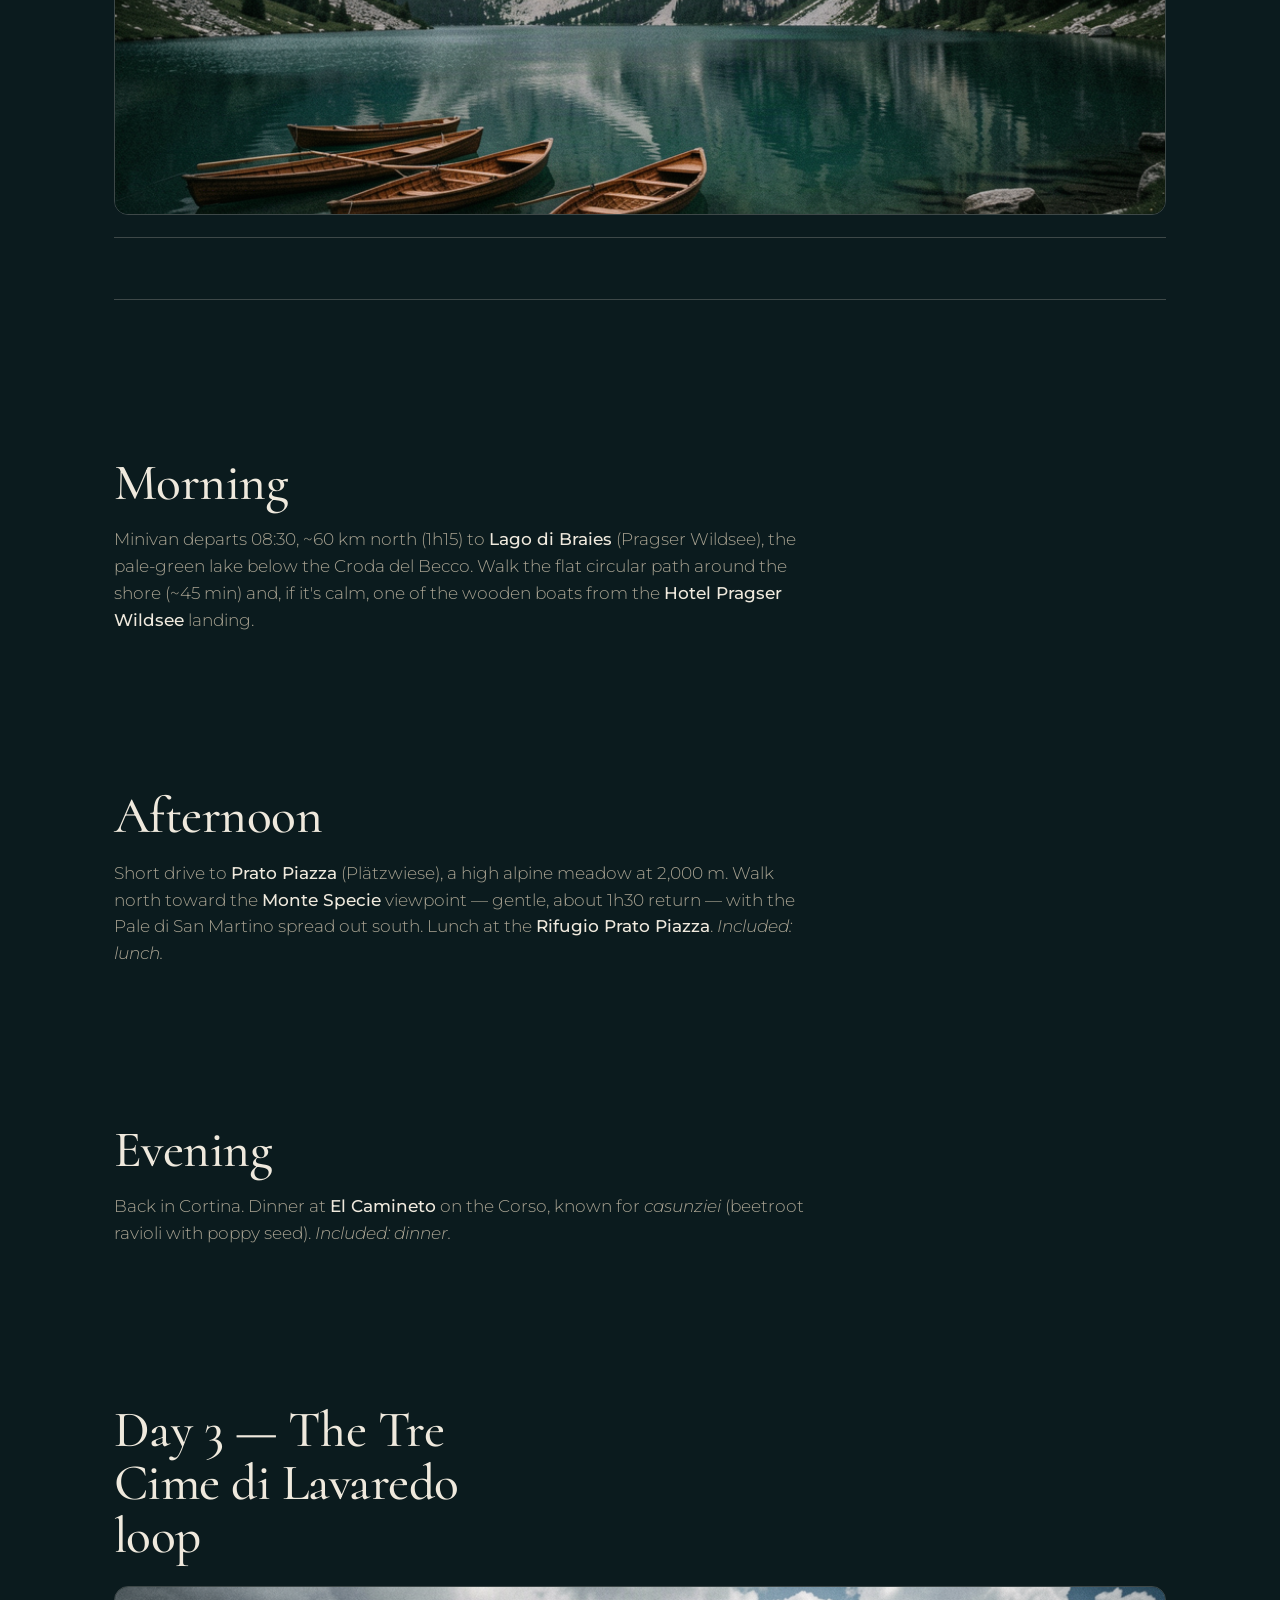
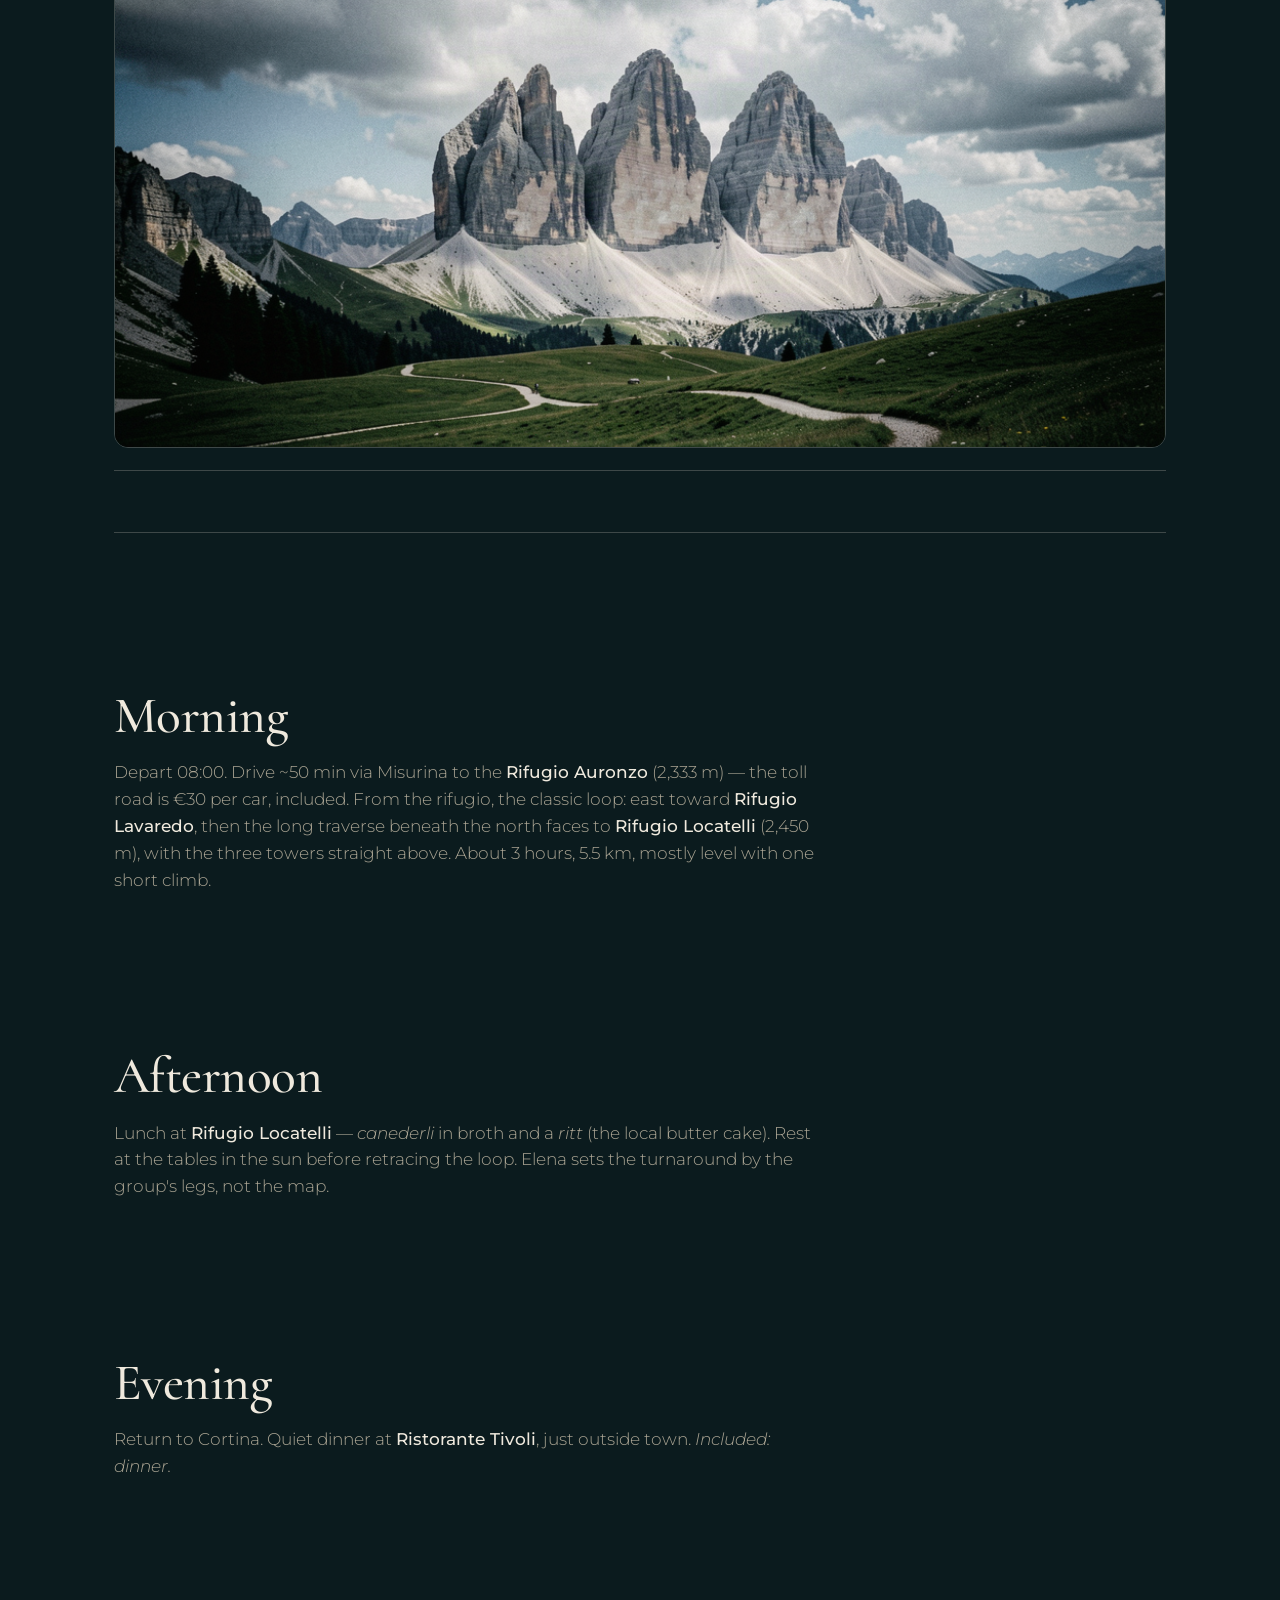
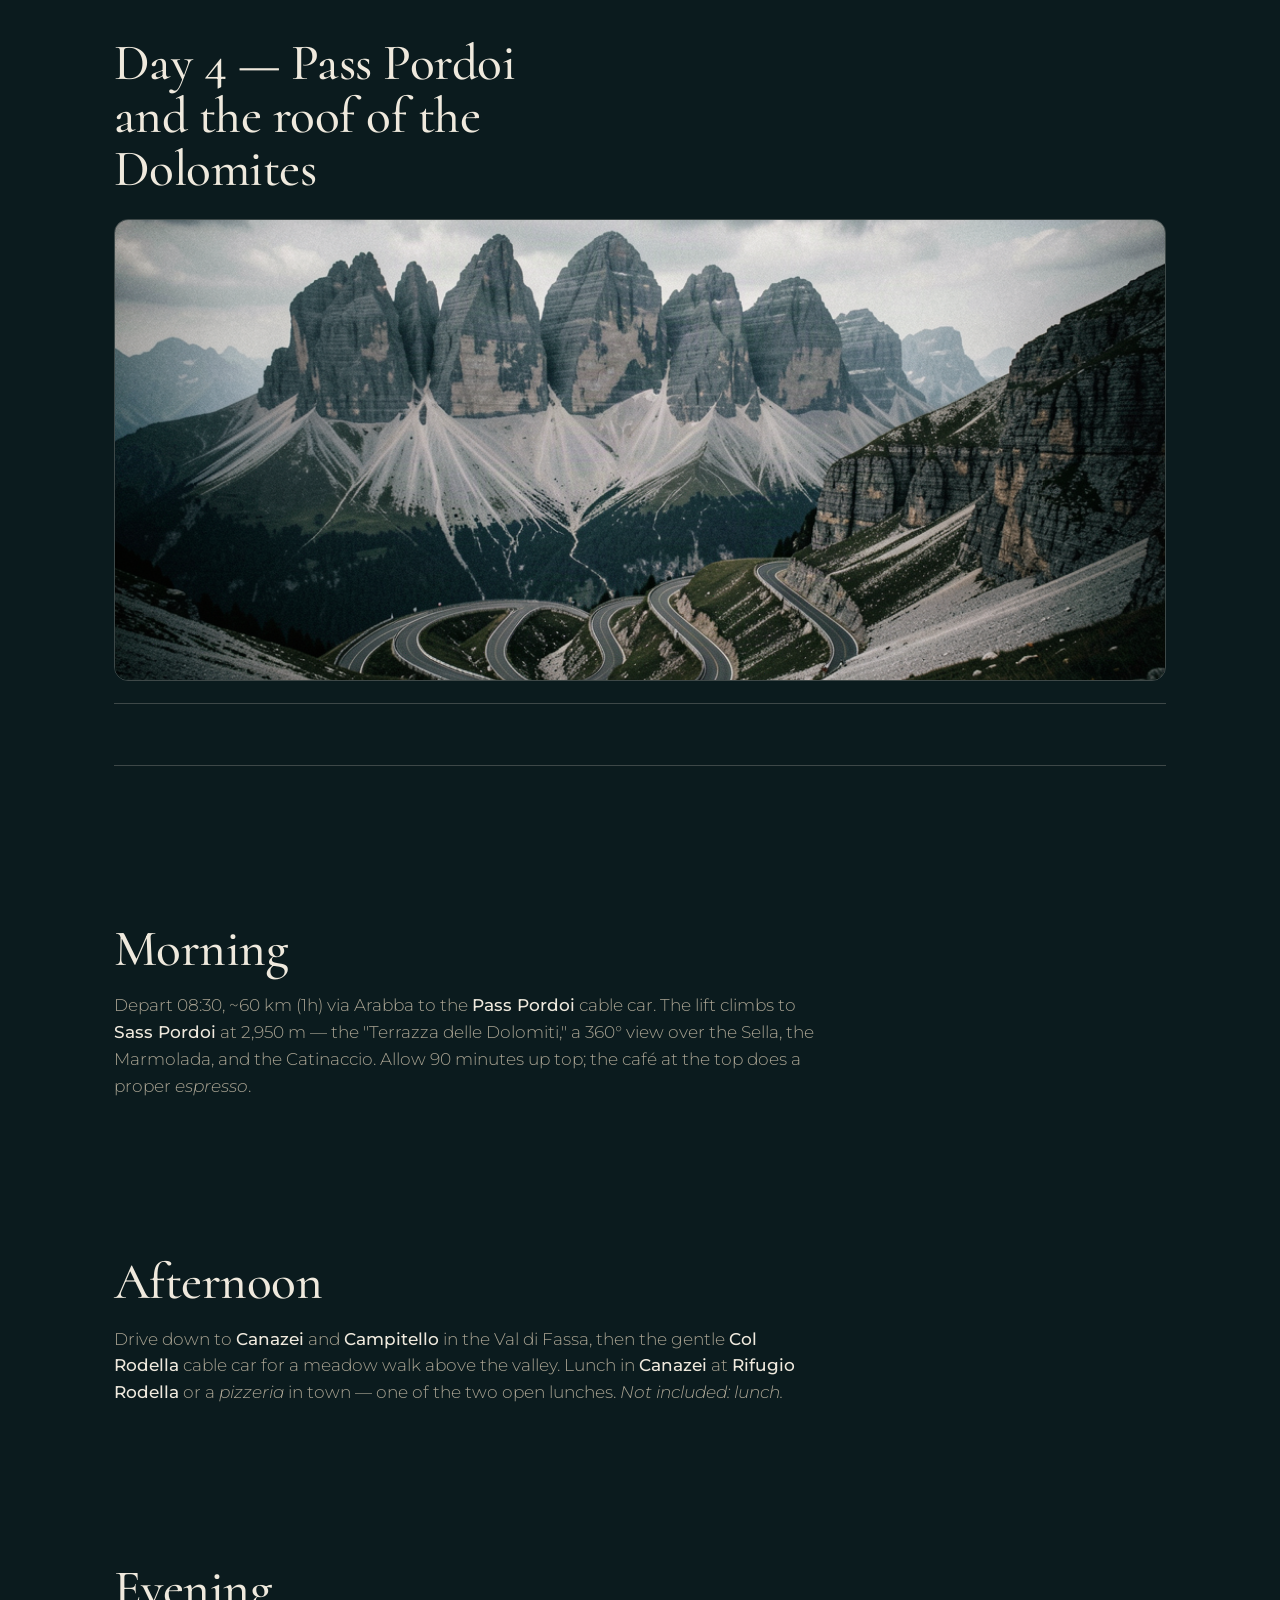
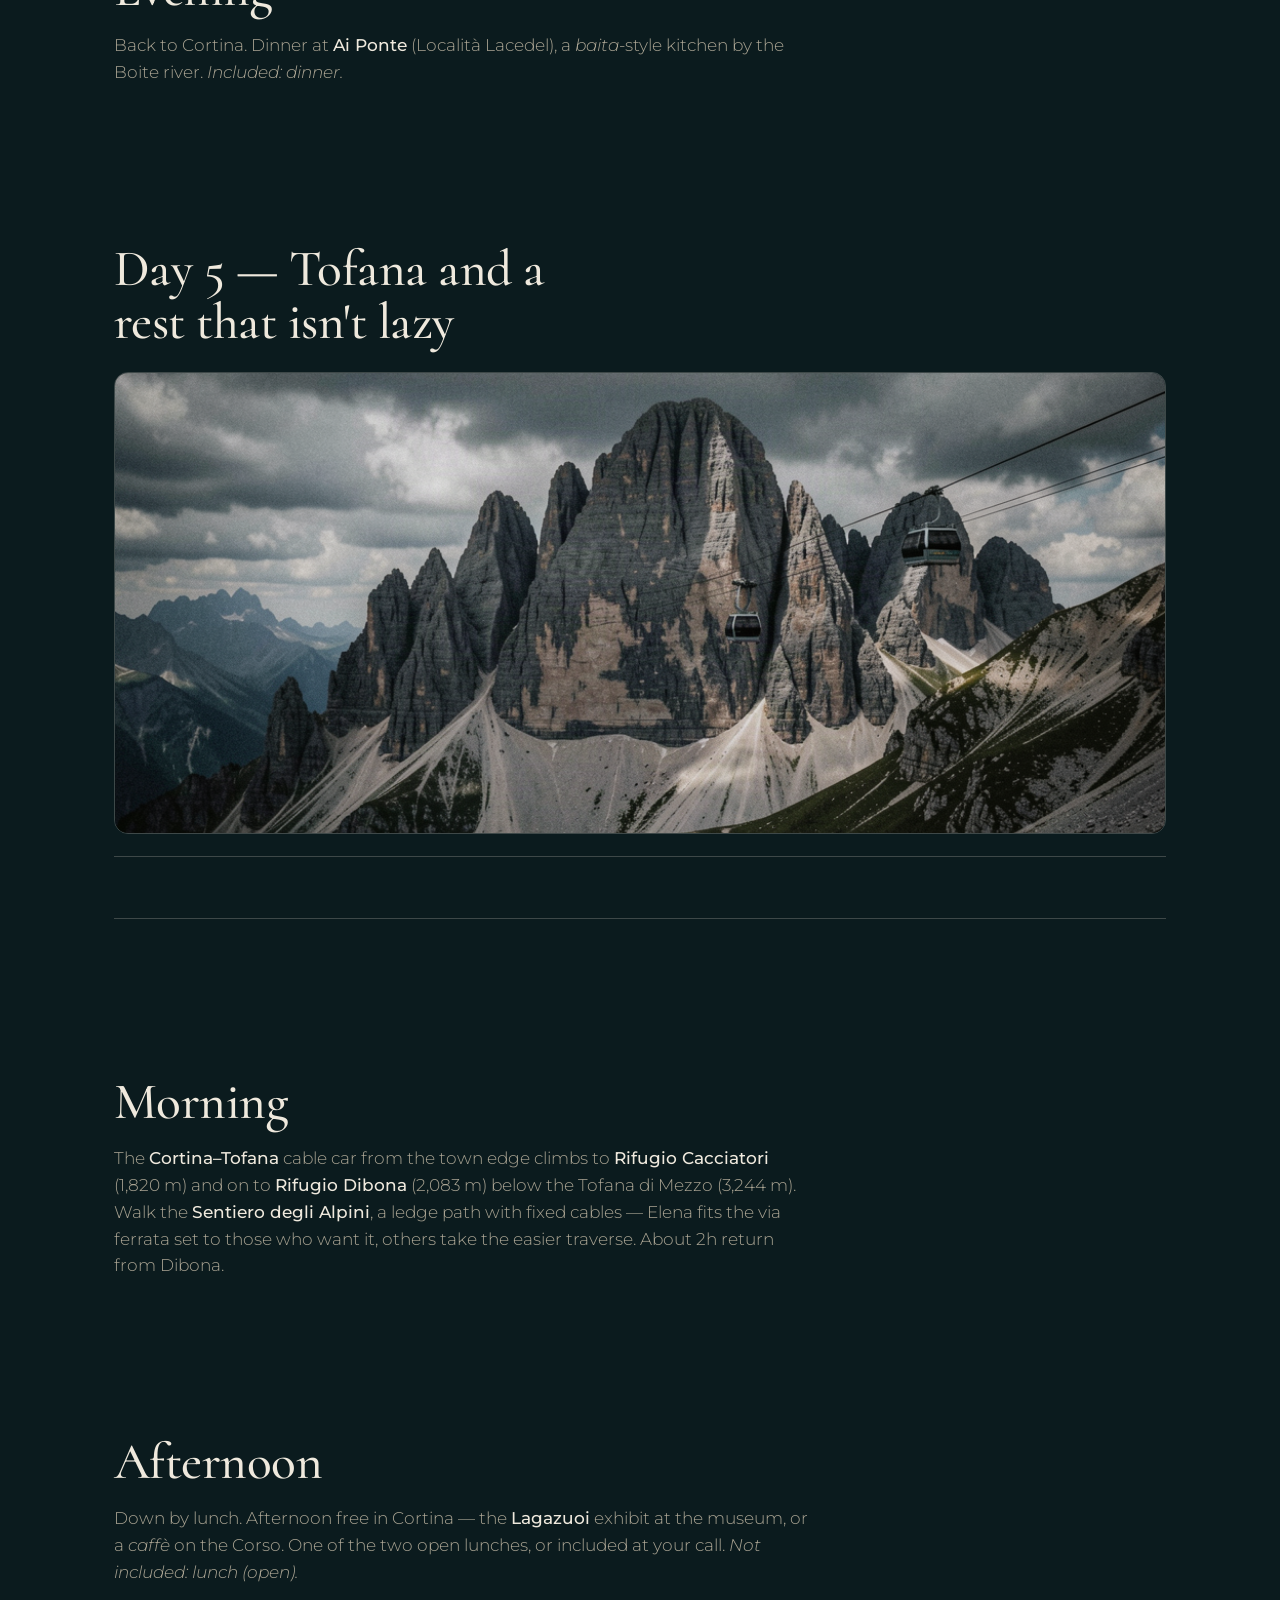
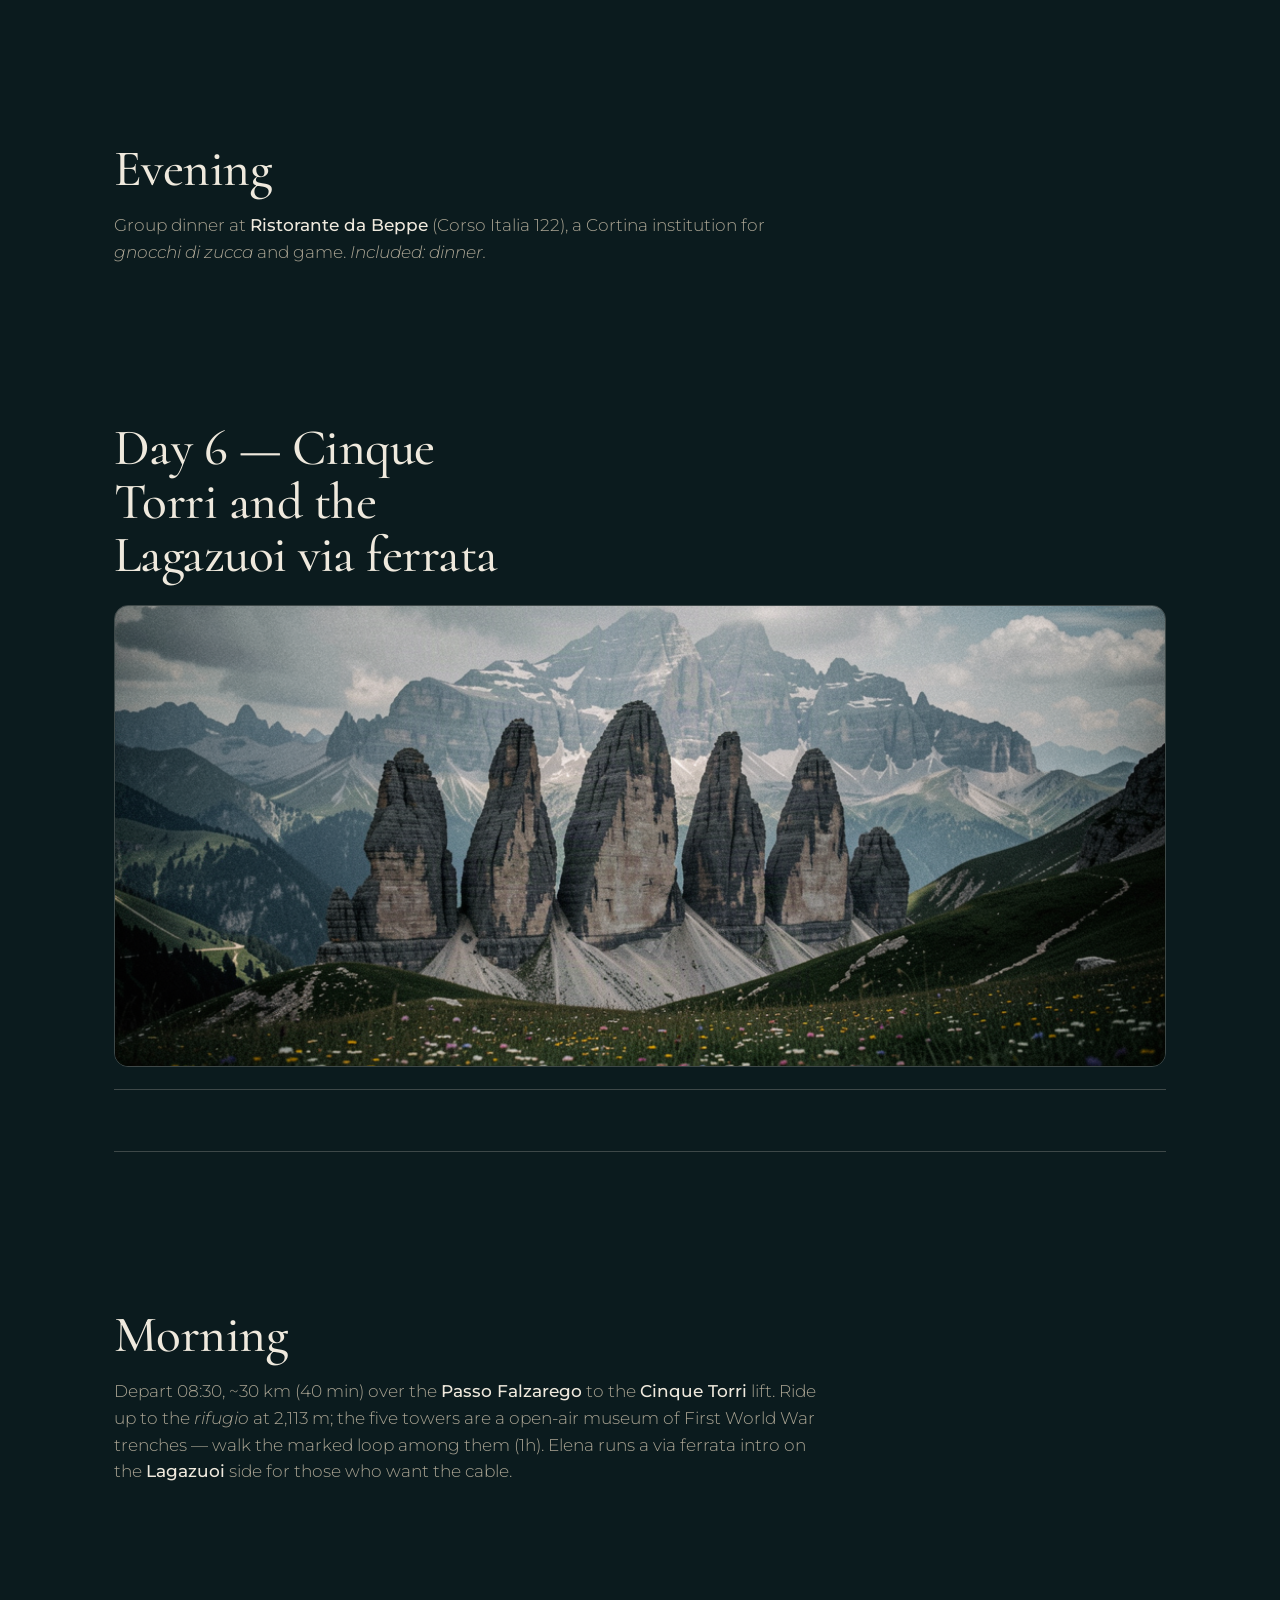
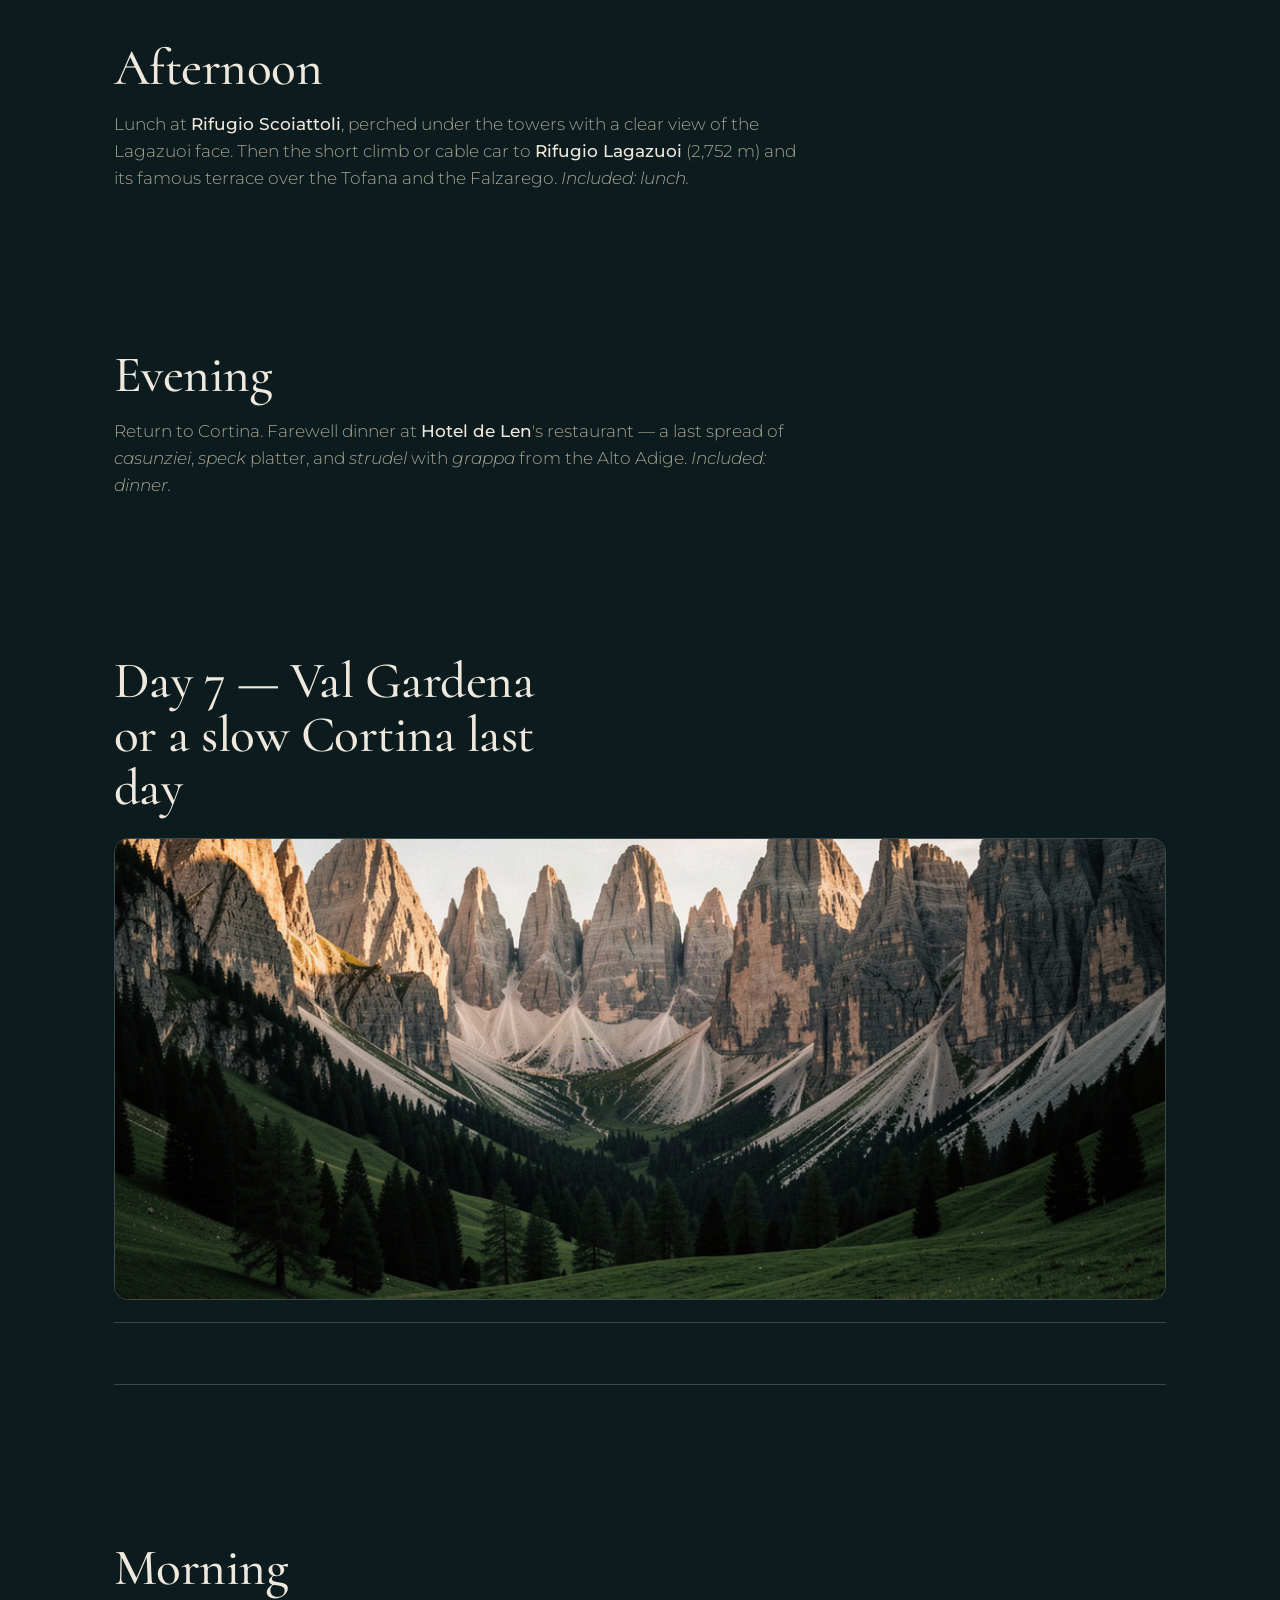
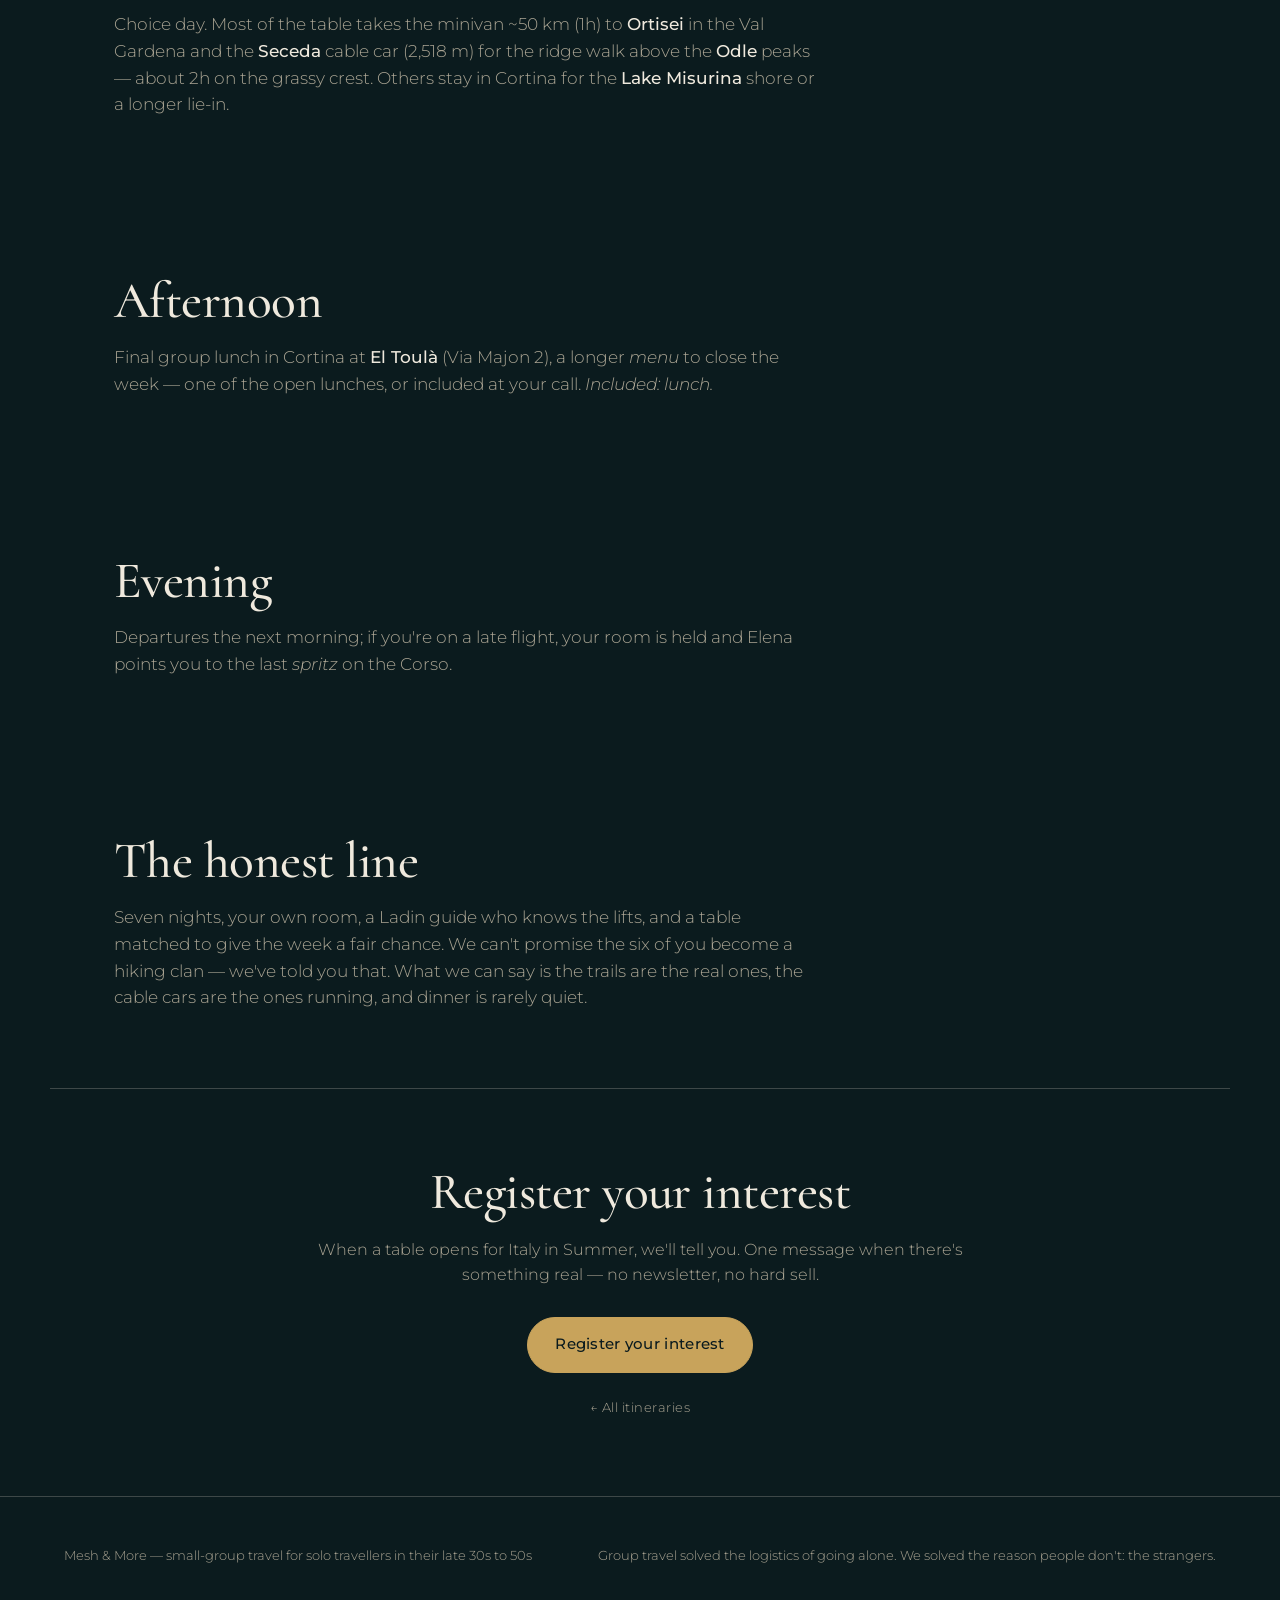
<file: itineraries/dolomites-summer.html>
<!DOCTYPE html>
<html lang="en">
<head>
<meta charset="utf-8" />
<meta name="viewport" content="width=device-width, initial-scale=1" />
<title>Mesh &amp; More — The Dolomites in Summer</title>
<meta name="description" content="Seven nights, your own room, a table of six. Cable cars and rifugi, high meadows, a pace that earns the dinner." />
<link rel="preconnect" href="https://fonts.googleapis.com" />
<link rel="preconnect" href="https://fonts.gstatic.com" crossorigin />
<link rel="preconnect" href="https://fonts.googleapis.com" />
<link rel="preconnect" href="https://fonts.gstatic.com" crossorigin />
<link href="https://fonts.googleapis.com/css2?family=Cormorant:wght@400;500;600;700&family=Montserrat:wght@300;400;500;600;700&display=swap" rel="stylesheet" />
<link rel="stylesheet" href="../css/style.css" />
</head>
<body>

<nav>
  <span class="brand">Mesh &amp; More</span>
  <span class="links">
    <a href="/#how">How it works</a>
    <a href="/#journeys">Journeys</a>
    <a href="/#itineraries">Itineraries</a>
    <a href="/#pricing">Pricing</a>
    <a href="/#honesty">Honesty</a>
    <a href="/#join">Join</a>
  </span>
</nav>
<header class="trip-hero">
  <div class="bg" style="background:linear-gradient(rgba(8,21,24,.42),rgba(8,21,24,.82)),url('../images/dolomites.png');background-size:cover;background-position:center"></div>
  <div class="inner wrap">
    <p class="eyebrow">Italy &middot; Summer</p>
    <h1>The Dolomites in Summer</h1>
    <p class="lede">Seven nights, your own room, a table of six. Cable cars and rifugi, high meadows, a pace that earns the dinner.</p>
    <div class="trip-facts">
      <div class="fact"><div class="k">Nights</div><div class="v">7</div></div>
      <div class="fact"><div class="k">Group</div><div class="v">6</div></div>
      <div class="fact"><div class="k">Lead host</div><div class="v">Elena Pichler</div></div>
      <div class="fact"><div class="k">Price</div><div class="v accent">£2,480</div></div>
    </div>
  </div>
</header>

<div class="rule"></div>
<section class="block wrap detail-sec reveal"><div class="body"><p><em>You show up solo. You don't travel alone.</em> This is a summer itinerary (June–August) based in Cortina d'Ampezzo, in the Italian Alps. Most days you take a cable car or a minivan to a trailhead and walk to a <em>rifugio</em> for lunch. The pace earns the dinner. We can't promise the five people on your table become your hiking clan — we won't pretend to. What we've done is match you for range, book you your own room, and put a Ladin-born mountain guide on the ground who knows which lift is running and which <em>rifugio</em> runs out of <em>canederli</em> by two.</p></div></section>

<section class="block wrap detail-sec reveal"><h2>The practical bits, stated plainly</h2><div class="body"><p><strong>Your own room.</strong> Every night, your own key. Single occupancy is the default, not a paid upgrade. Company at the table, quiet in your room.</p></div></section>

<section class="block wrap detail-sec reveal"><div class="incl-grid"><div class="incl-col in"><span class="tag">What's included</span><h3>What's included</h3><ul><li>A curated seven-night itinerary — not pulled off a rack</li><li>A local mountain guide with the group throughout</li><li>Your own room, every night, at a mountain hotel in Cortina</li><li>Most meals: six dinners, six lunches, daily breakfast</li><li>All in-region transfers and the listed cable-car and toll-road passes</li><li>Lift passes for the Tofana, Lagazuoi, and Pass Pordoi days</li><li>A via ferrata intro and equipment for the Cinque Torri day</li></ul></div><div class="incl-col out"><span class="tag">Booked separately</span><h3>What's not included</h3><ul><li>Flights and the airport transfer (booked separately; Venice Marco Polo [VCE] is ~2h by road, Innsbruck [INN] ~2h15)</li><li>Two lunches left open for the hut or the town</li><li>Alcohol beyond what's on the table at dinner</li><li>Travel insurance (required, not provided)</li></ul>
<p><strong>The price.</strong> £2,480 per person, own room included. This is a band, not a fixed quote — we haven't signed every supplier yet, so the first departures are <strong>expected in 2026 or 2027</strong>, and you're not putting money on a date that doesn't exist.</p></div></div></section>

<section class="block wrap detail-sec reveal"><h2>Your table</h2><div class="body"><p>Six of you, matched for range rather than likeness — mixed pace and energy, a person reviews the fit before it locks.</p>
<ul><li><strong>You</strong> — travelling solo, late 30s to 50s, booked because the last "active" trip was built for people a generation off from you</li><li><strong>David, 51, Manchester</strong> — steady on the uphill, quiet at the table</li><li><strong>Amara, 43, Berlin</strong> — wants the high meadows, not the summit tick</li><li><strong>Felix, 39, Zürich</strong> — early riser, carries the extra water</li><li><strong>Nina, 46, Copenhagen</strong> — the one who'll order the <em>strudel</em> first</li><li><strong>Owen, 54, Cardiff</strong> — happy at the <em>rifugio</em> bar, slower on the scree</li></ul>
<p>Your local guide is <strong>Elena Pichler</strong>, from a Ladin family in the Ampezzo valley, a certified mountain guide who's walked every trail on this list and a few that aren't. She'll tell you when the Pass Pordoi cable car is crowded and when to take the shaded side of the Tre Cime loop.</p></div></section>

<section class="block wrap detail-sec reveal"><h2>Day 1 — Arrive in Cortina, settle in</h2><figure class="day-img"><img src="../images/days/dolomites-summer-1.png" alt="Cortina d'Ampezzo" loading="lazy"></figure><div class="days"><div class="day"><div class="slots"></div></div></div></section>
<section class="block wrap detail-sec reveal"><h2>Morning</h2><div class="body"><p>Fly into Venice Marco Polo (VCE); the transfer to Cortina d'Ampezzo is ~135 km, about two hours north on the A27 then the SR51 through the Cadore. Check in to your room at a mountain hotel on the <strong>Corso Italia</strong>, Cortina's main street, with a balcony over the Tofana massif.</p></div></section>

<section class="block wrap detail-sec reveal"><h2>Afternoon</h2><div class="body"><p>Walk the <strong>Corso Italia</strong> with Elena — the boutiques, the church of the <strong>Santi Filippo e Giacomo</strong>, and the <strong>Museo delle Regole d'Ampezzo</strong> if the weather's soft. She sets the week's pace and hands out the lift-pass cards.</p></div></section>

<section class="block wrap detail-sec reveal"><h2>Evennoon</h2><div class="body"><p>First table dinner at the hotel's kitchen, South Tyrolean-style: <em>schlutzkrapfen</em> (spinach ravioli), <em>speck</em>, and a glass of <strong>Lagrein</strong>. <em>Included: dinner.</em></p></div></section>

<section class="block wrap detail-sec reveal"><h2>Day 2 — Lago di Braies and the high meadow</h2><figure class="day-img"><img src="../images/days/dolomites-summer-2.png" alt="Lago di Braies" loading="lazy"></figure><div class="days"><div class="day"><div class="slots"></div></div></div></section>
<section class="block wrap detail-sec reveal"><h2>Morning</h2><div class="body"><p>Minivan departs 08:30, ~60 km north (1h15) to <strong>Lago di Braies</strong> (Pragser Wildsee), the pale-green lake below the Croda del Becco. Walk the flat circular path around the shore (~45 min) and, if it's calm, one of the wooden boats from the <strong>Hotel Pragser Wildsee</strong> landing.</p></div></section>

<section class="block wrap detail-sec reveal"><h2>Afternoon</h2><div class="body"><p>Short drive to <strong>Prato Piazza</strong> (Plätzwiese), a high alpine meadow at 2,000 m. Walk north toward the <strong>Monte Specie</strong> viewpoint — gentle, about 1h30 return — with the Pale di San Martino spread out south. Lunch at the <strong>Rifugio Prato Piazza</strong>. <em>Included: lunch.</em></p></div></section>

<section class="block wrap detail-sec reveal"><h2>Evening</h2><div class="body"><p>Back in Cortina. Dinner at <strong>El Camineto</strong> on the Corso, known for <em>casunziei</em> (beetroot ravioli with poppy seed). <em>Included: dinner.</em></p></div></section>

<section class="block wrap detail-sec reveal"><h2>Day 3 — The Tre Cime di Lavaredo loop</h2><figure class="day-img"><img src="../images/days/dolomites-summer-3.png" alt="Tre Cime di Lavaredo" loading="lazy"></figure><div class="days"><div class="day"><div class="slots"></div></div></div></section>
<section class="block wrap detail-sec reveal"><h2>Morning</h2><div class="body"><p>Depart 08:00. Drive ~50 min via Misurina to the <strong>Rifugio Auronzo</strong> (2,333 m) — the toll road is €30 per car, included. From the rifugio, the classic loop: east toward <strong>Rifugio Lavaredo</strong>, then the long traverse beneath the north faces to <strong>Rifugio Locatelli</strong> (2,450 m), with the three towers straight above. About 3 hours, 5.5 km, mostly level with one short climb.</p></div></section>

<section class="block wrap detail-sec reveal"><h2>Afternoon</h2><div class="body"><p>Lunch at <strong>Rifugio Locatelli</strong> — <em>canederli</em> in broth and a <em>ritt</em> (the local butter cake). Rest at the tables in the sun before retracing the loop. Elena sets the turnaround by the group's legs, not the map.</p></div></section>

<section class="block wrap detail-sec reveal"><h2>Evening</h2><div class="body"><p>Return to Cortina. Quiet dinner at <strong>Ristorante Tivoli</strong>, just outside town. <em>Included: dinner.</em></p></div></section>

<section class="block wrap detail-sec reveal"><h2>Day 4 — Pass Pordoi and the roof of the Dolomites</h2><figure class="day-img"><img src="../images/days/dolomites-summer-4.png" alt="Pass Pordoi" loading="lazy"></figure><div class="days"><div class="day"><div class="slots"></div></div></div></section>
<section class="block wrap detail-sec reveal"><h2>Morning</h2><div class="body"><p>Depart 08:30, ~60 km (1h) via Arabba to the <strong>Pass Pordoi</strong> cable car. The lift climbs to <strong>Sass Pordoi</strong> at 2,950 m — the "Terrazza delle Dolomiti," a 360° view over the Sella, the Marmolada, and the Catinaccio. Allow 90 minutes up top; the café at the top does a proper <em>espresso</em>.</p></div></section>

<section class="block wrap detail-sec reveal"><h2>Afternoon</h2><div class="body"><p>Drive down to <strong>Canazei</strong> and <strong>Campitello</strong> in the Val di Fassa, then the gentle <strong>Col Rodella</strong> cable car for a meadow walk above the valley. Lunch in <strong>Canazei</strong> at <strong>Rifugio Rodella</strong> or a <em>pizzeria</em> in town — one of the two open lunches. <em>Not included: lunch.</em></p></div></section>

<section class="block wrap detail-sec reveal"><h2>Evening</h2><div class="body"><p>Back to Cortina. Dinner at <strong>Ai Ponte</strong> (Località Lacedel), a <em>baita</em>-style kitchen by the Boite river. <em>Included: dinner.</em></p></div></section>

<section class="block wrap detail-sec reveal"><h2>Day 5 — Tofana and a rest that isn't lazy</h2><figure class="day-img"><img src="../images/days/dolomites-summer-5.png" alt="Tofana massif" loading="lazy"></figure><div class="days"><div class="day"><div class="slots"></div></div></div></section>
<section class="block wrap detail-sec reveal"><h2>Morning</h2><div class="body"><p>The <strong>Cortina–Tofana</strong> cable car from the town edge climbs to <strong>Rifugio Cacciatori</strong> (1,820 m) and on to <strong>Rifugio Dibona</strong> (2,083 m) below the Tofana di Mezzo (3,244 m). Walk the <strong>Sentiero degli Alpini</strong>, a ledge path with fixed cables — Elena fits the via ferrata set to those who want it, others take the easier traverse. About 2h return from Dibona.</p></div></section>

<section class="block wrap detail-sec reveal"><h2>Afternoon</h2><div class="body"><p>Down by lunch. Afternoon free in Cortina — the <strong>Lagazuoi</strong> exhibit at the museum, or a <em>caffè</em> on the Corso. One of the two open lunches, or included at your call. <em>Not included: lunch (open).</em></p></div></section>

<section class="block wrap detail-sec reveal"><h2>Evening</h2><div class="body"><p>Group dinner at <strong>Ristorante da Beppe</strong> (Corso Italia 122), a Cortina institution for <em>gnocchi di zucca</em> and game. <em>Included: dinner.</em></p></div></section>

<section class="block wrap detail-sec reveal"><h2>Day 6 — Cinque Torri and the Lagazuoi via ferrata</h2><figure class="day-img"><img src="../images/days/dolomites-summer-6.png" alt="Cinque Torri" loading="lazy"></figure><div class="days"><div class="day"><div class="slots"></div></div></div></section>
<section class="block wrap detail-sec reveal"><h2>Morning</h2><div class="body"><p>Depart 08:30, ~30 km (40 min) over the <strong>Passo Falzarego</strong> to the <strong>Cinque Torri</strong> lift. Ride up to the <em>rifugio</em> at 2,113 m; the five towers are a open-air museum of First World War trenches — walk the marked loop among them (1h). Elena runs a via ferrata intro on the <strong>Lagazuoi</strong> side for those who want the cable.</p></div></section>

<section class="block wrap detail-sec reveal"><h2>Afternoon</h2><div class="body"><p>Lunch at <strong>Rifugio Scoiattoli</strong>, perched under the towers with a clear view of the Lagazuoi face. Then the short climb or cable car to <strong>Rifugio Lagazuoi</strong> (2,752 m) and its famous terrace over the Tofana and the Falzarego. <em>Included: lunch.</em></p></div></section>

<section class="block wrap detail-sec reveal"><h2>Evening</h2><div class="body"><p>Return to Cortina. Farewell dinner at <strong>Hotel de Len</strong>'s restaurant — a last spread of <em>casunziei</em>, <em>speck</em> platter, and <em>strudel</em> with <em>grappa</em> from the Alto Adige. <em>Included: dinner.</em></p></div></section>

<section class="block wrap detail-sec reveal"><h2>Day 7 — Val Gardena or a slow Cortina last day</h2><figure class="day-img"><img src="../images/days/dolomites-summer-7.png" alt="Val Gardena" loading="lazy"></figure><div class="days"><div class="day"><div class="slots"></div></div></div></section>
<section class="block wrap detail-sec reveal"><h2>Morning</h2><div class="body"><p>Choice day. Most of the table takes the minivan ~50 km (1h) to <strong>Ortisei</strong> in the Val Gardena and the <strong>Seceda</strong> cable car (2,518 m) for the ridge walk above the <strong>Odle</strong> peaks — about 2h on the grassy crest. Others stay in Cortina for the <strong>Lake Misurina</strong> shore or a longer lie-in.</p></div></section>

<section class="block wrap detail-sec reveal"><h2>Afternoon</h2><div class="body"><p>Final group lunch in Cortina at <strong>El Toulà</strong> (Via Majon 2), a longer <em>menu</em> to close the week — one of the open lunches, or included at your call. <em>Included: lunch.</em></p></div></section>

<section class="block wrap detail-sec reveal"><h2>Evening</h2><div class="body"><p>Departures the next morning; if you're on a late flight, your room is held and Elena points you to the last <em>spritz</em> on the Corso.</p></div></section>

<section class="block wrap detail-sec reveal"><h2>The honest line</h2><div class="body"><p>Seven nights, your own room, a Ladin guide who knows the lifts, and a table matched to give the week a fair chance. We can't promise the six of you become a hiking clan — we've told you that. What we can say is the trails are the real ones, the cable cars are the ones running, and dinner is rarely quiet.</p></div></section>

<div class="rule"></div>

<section class="block wrap trip-cta reveal">
  <div class="capture">
    <h2>Register your interest</h2>
    <p class="lede">When a table opens for Italy in Summer, we'll tell you. One message when there's something real — no newsletter, no hard sell.</p>
    <a class="btn btn-primary" href="/#join">Register your interest</a>
    <p class="backlink" style="margin-top:1.6rem"><a href="/#itineraries">&larr; All itineraries</a></p>
  </div>
</section>

<footer>
  <span>Mesh &amp; More — small-group travel for solo travellers in their late 30s to 50s</span>
  <span>Group travel solved the logistics of going alone. We solved the reason people don't: the strangers.</span>
</footer>

<script>
  const io=new IntersectionObserver((es)=>{
    es.forEach(e=>{if(e.isIntersecting){e.target.classList.add('in');io.unobserve(e.target)}});
  },{threshold:0.16});
  document.querySelectorAll('.reveal').forEach(el=>io.observe(el));
</script>
</body>
</html>
</file>
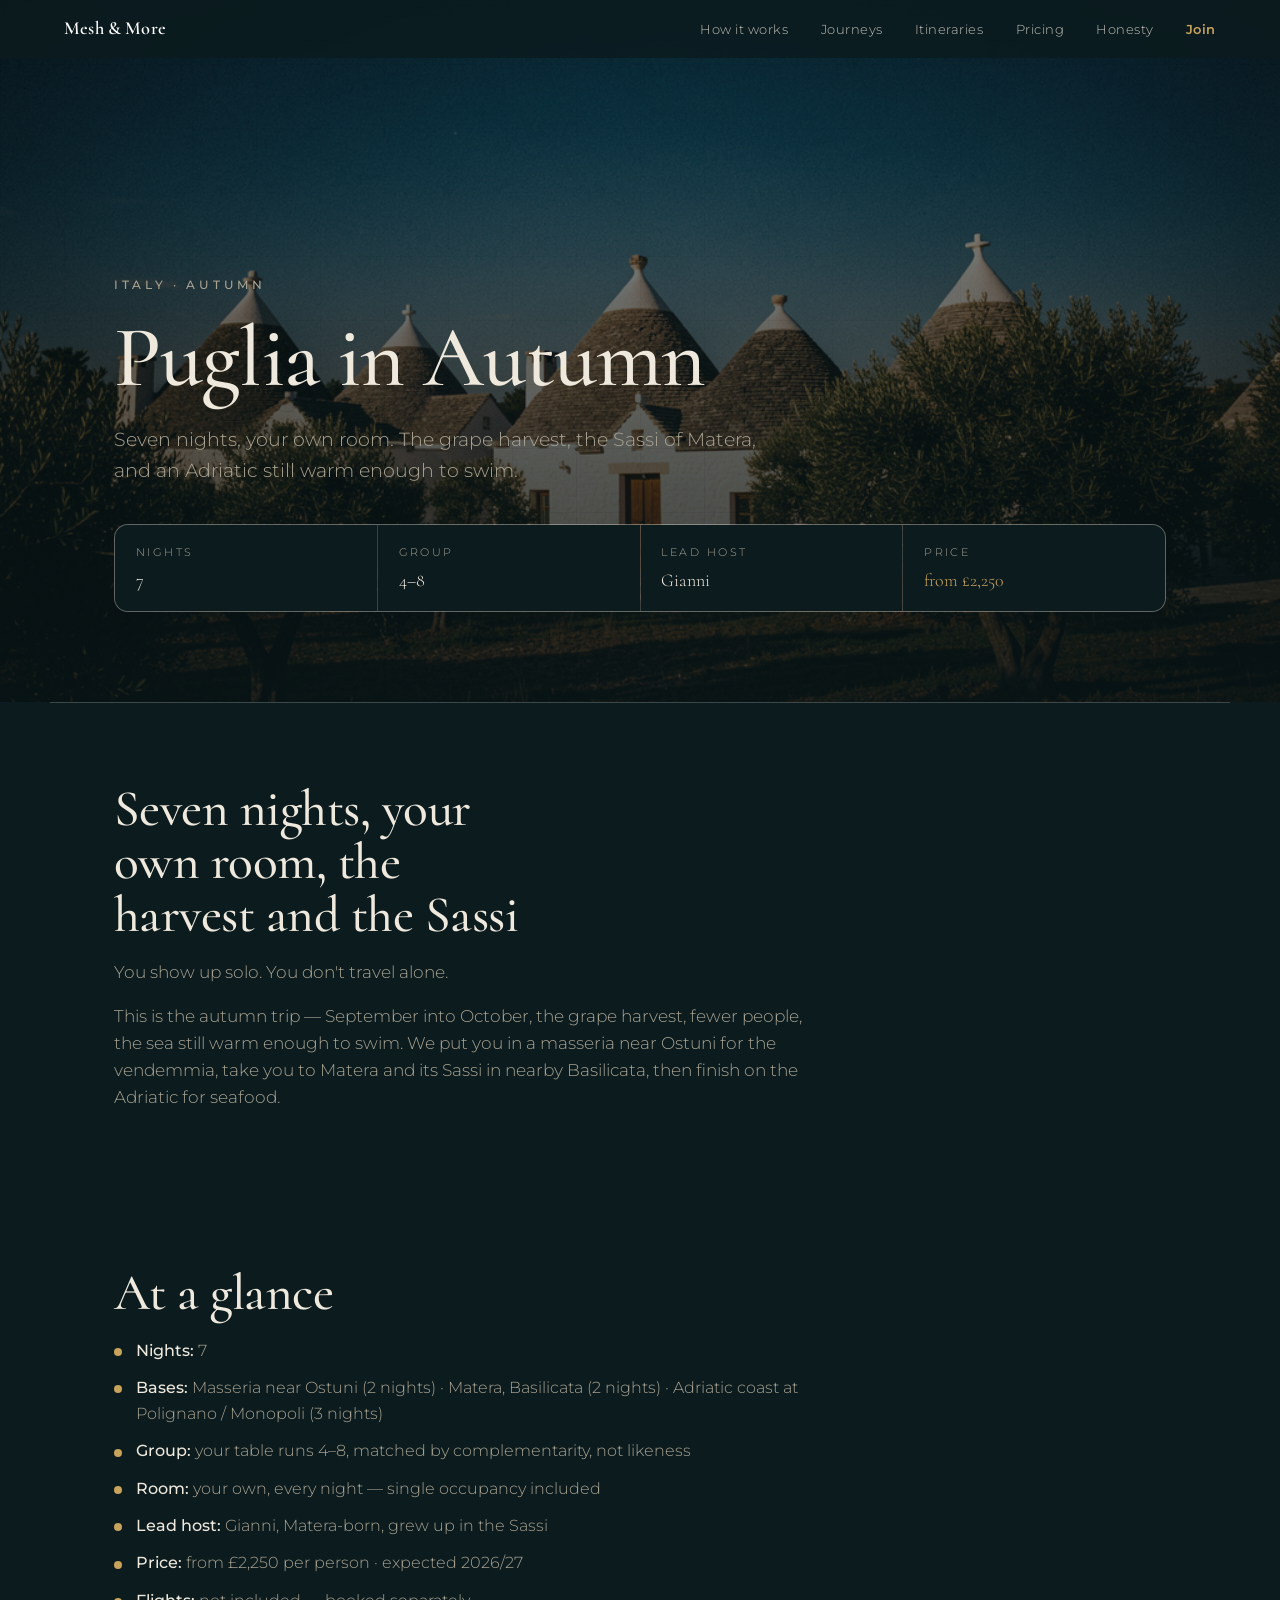
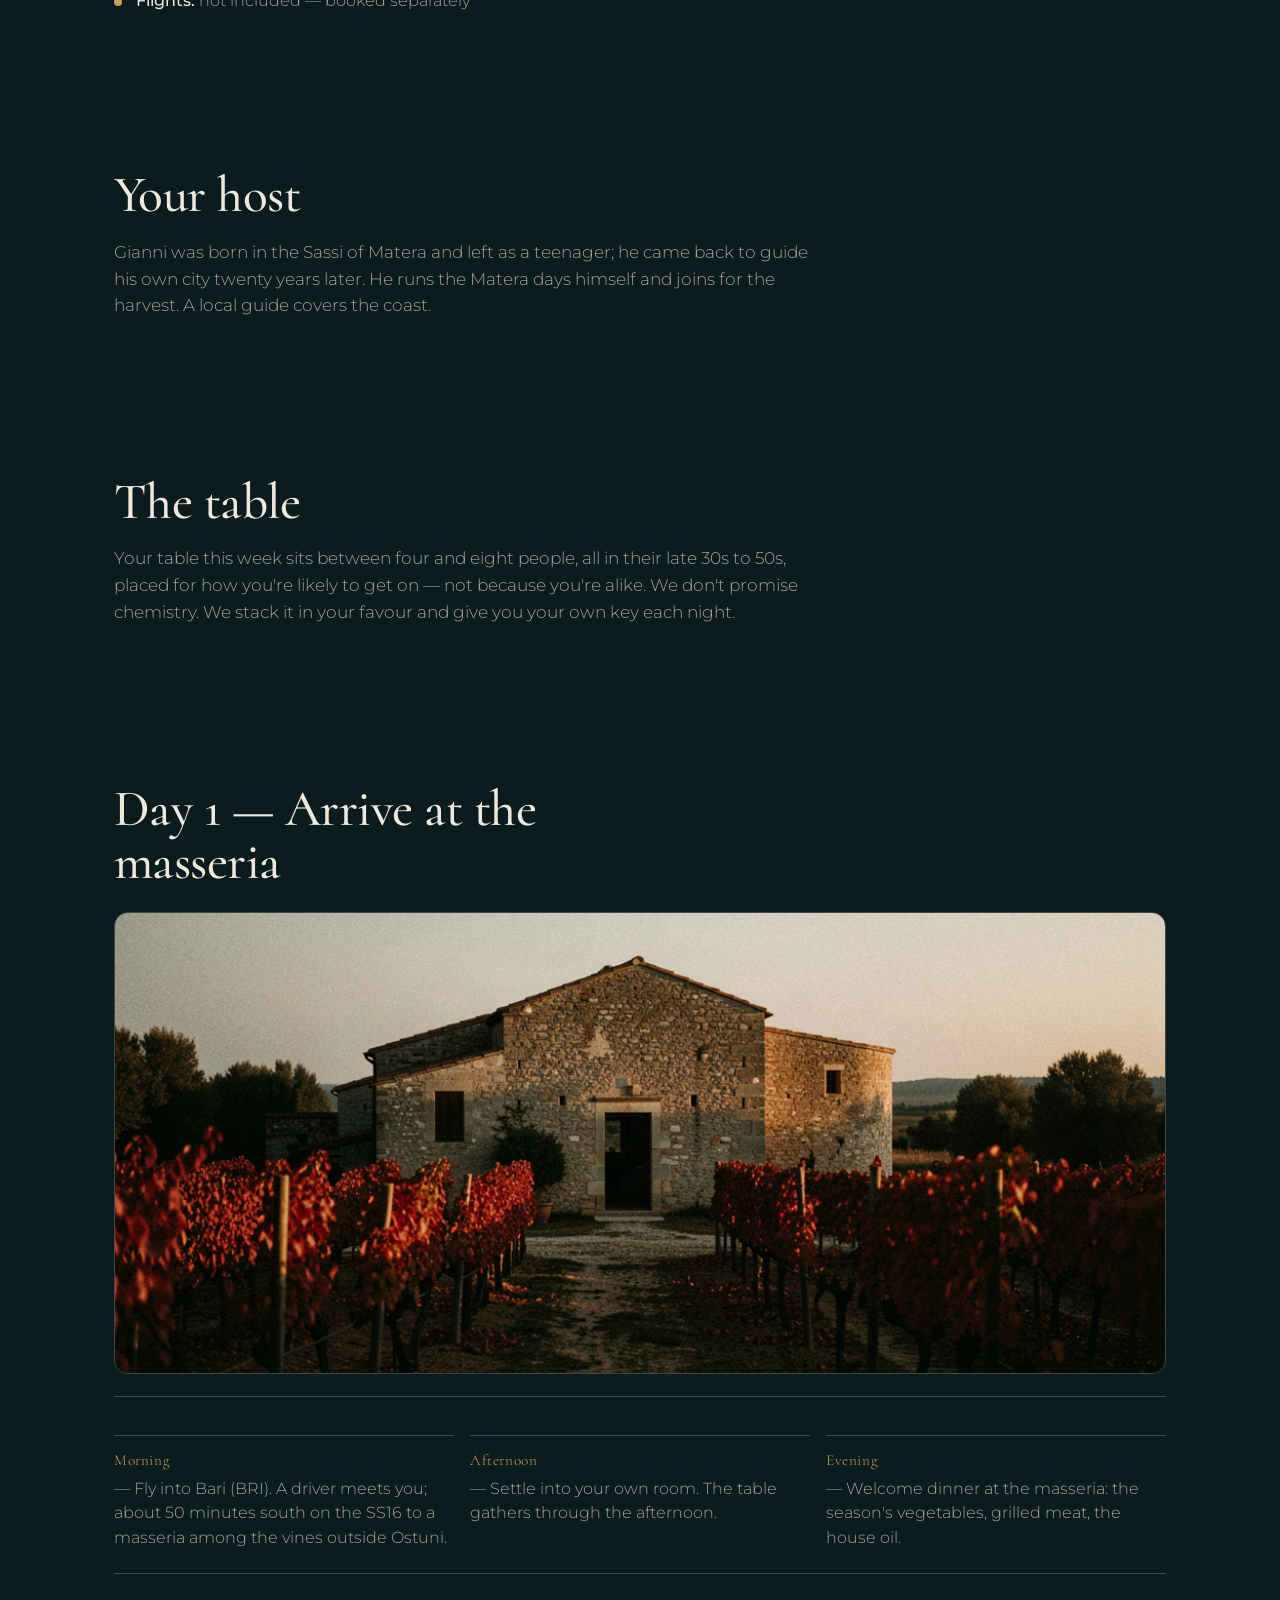
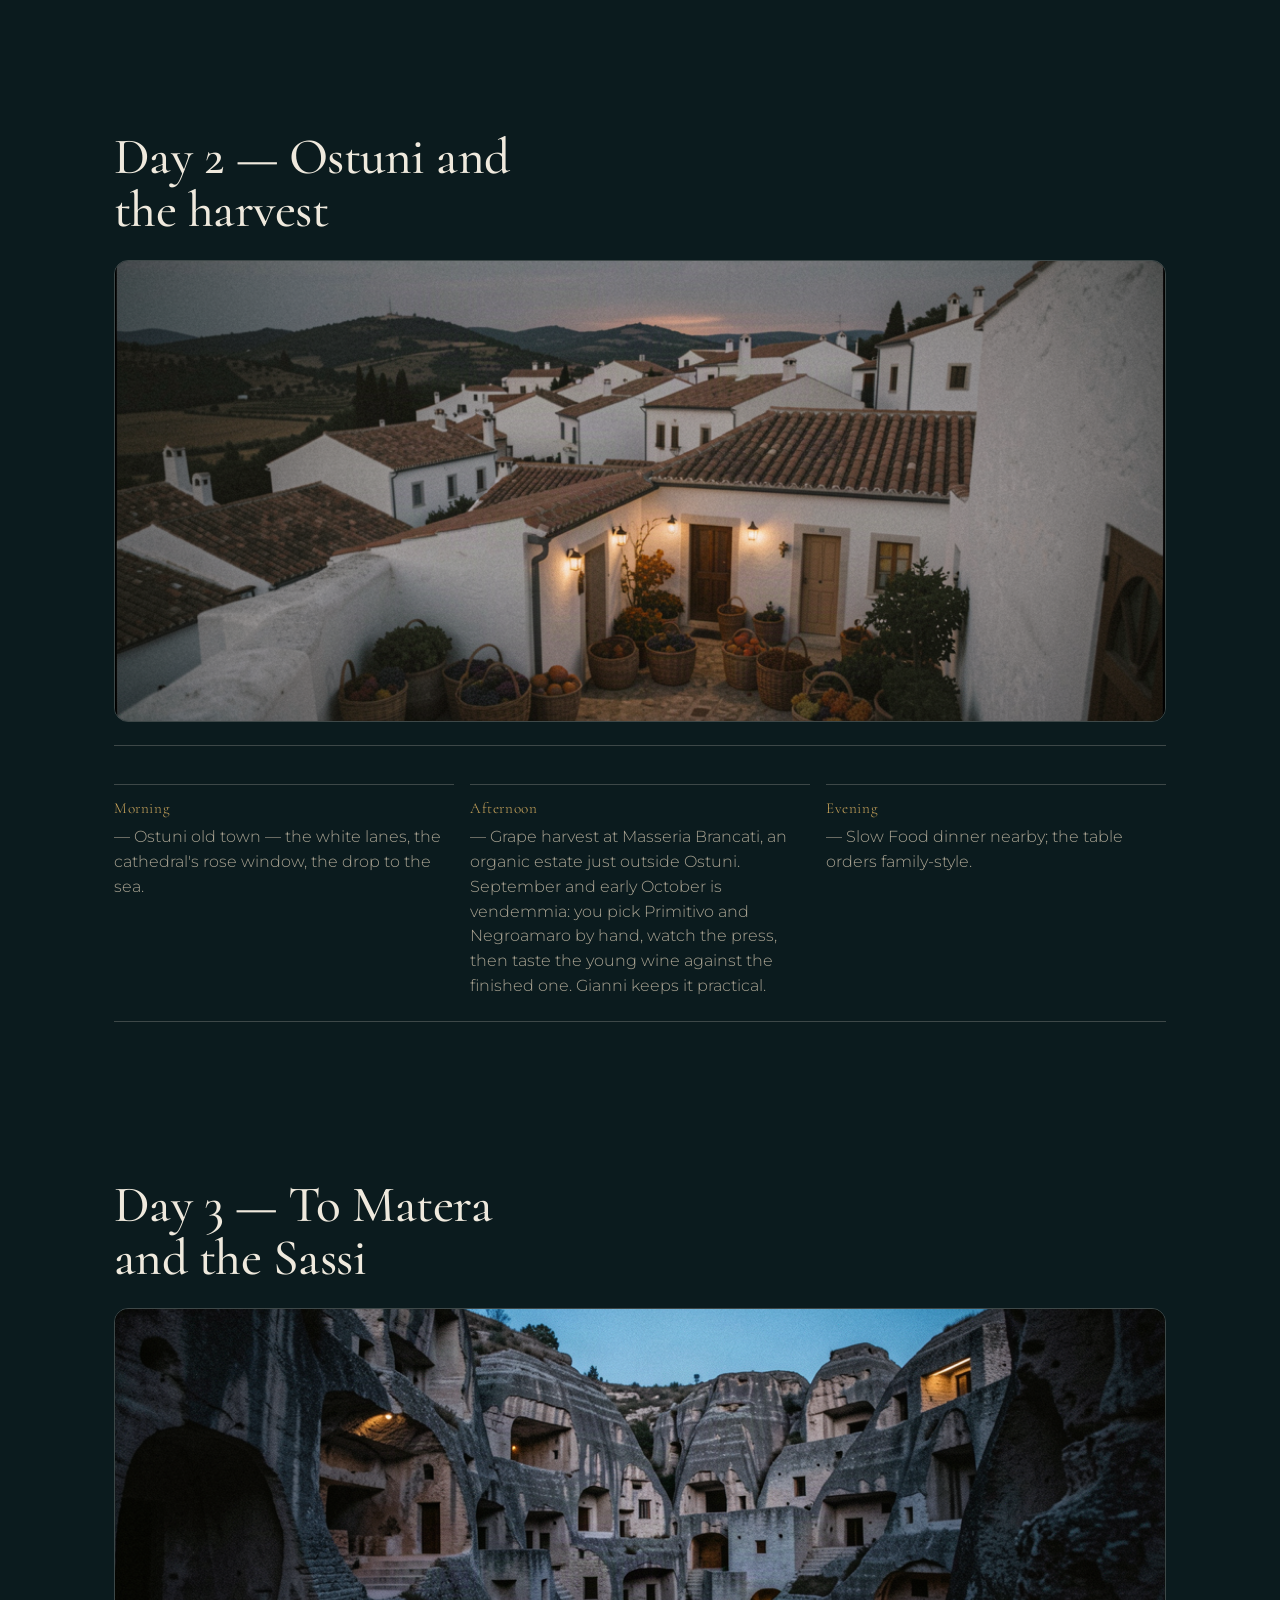
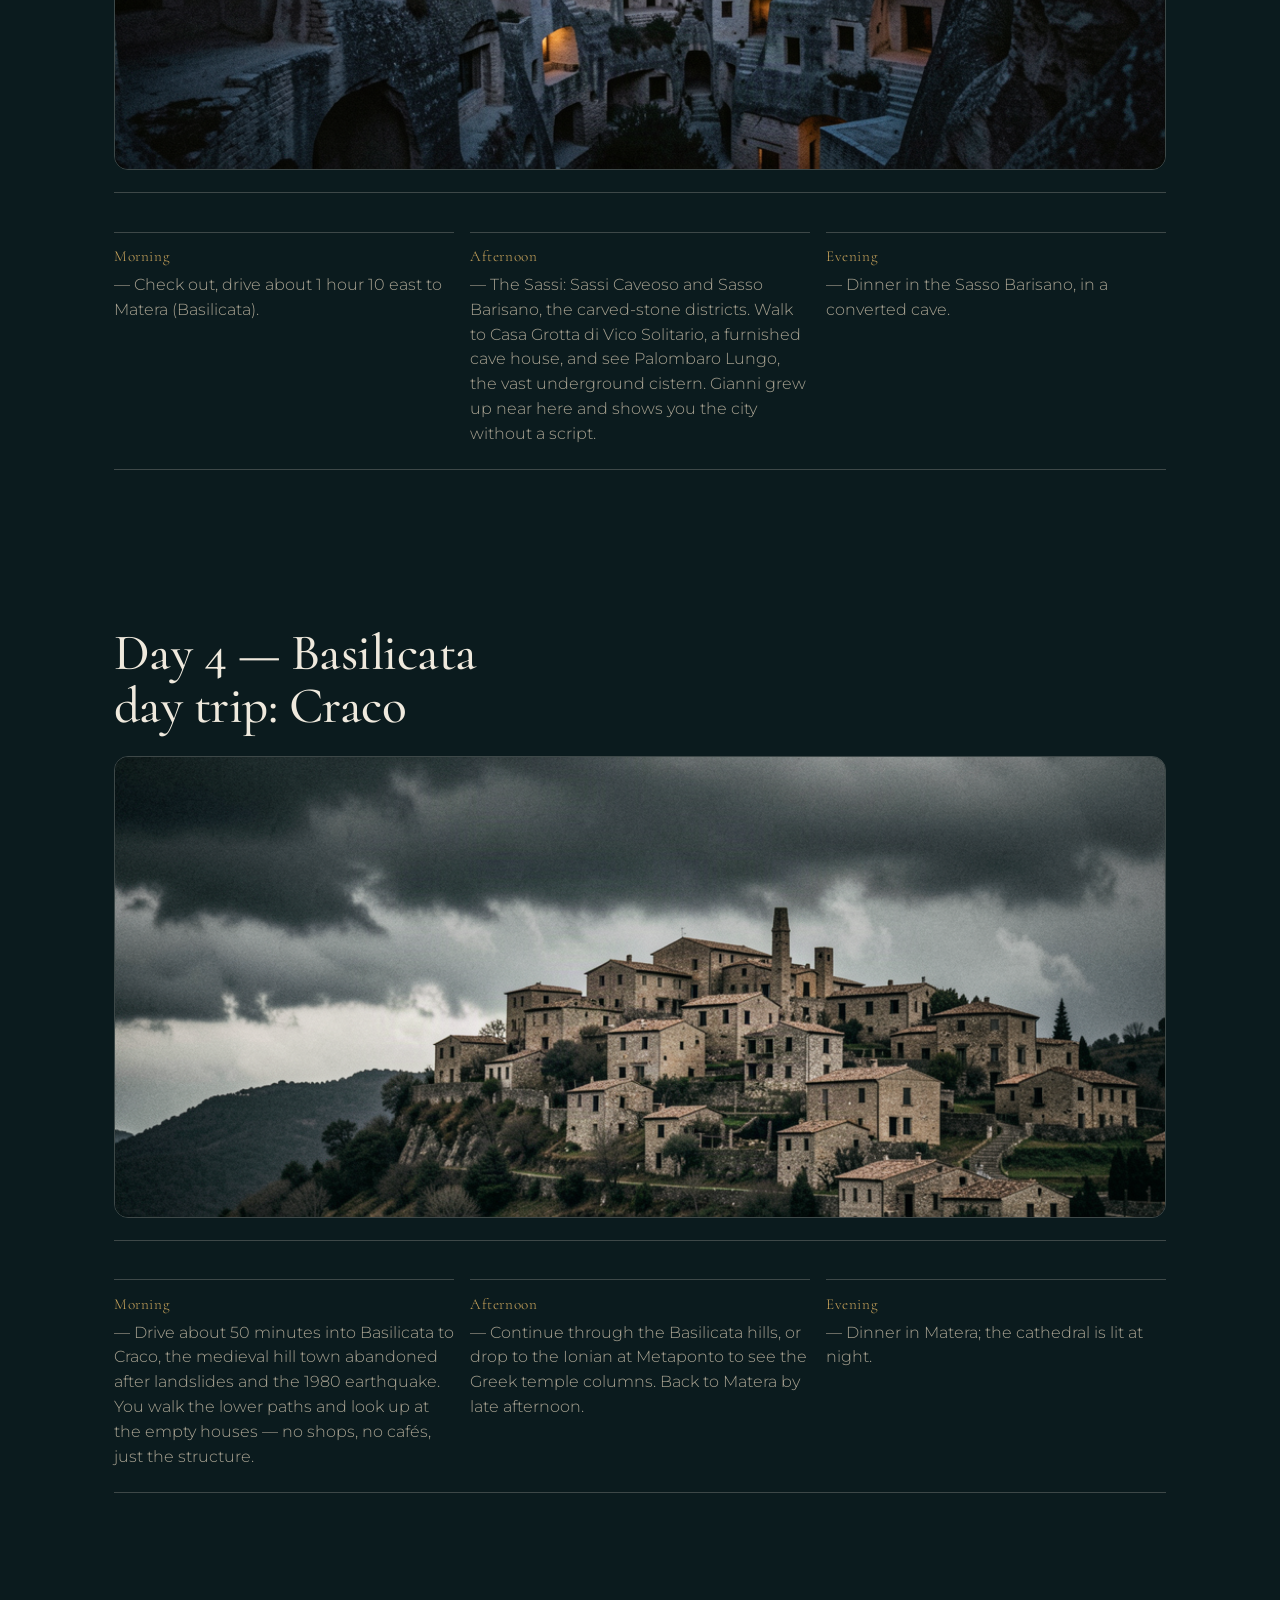
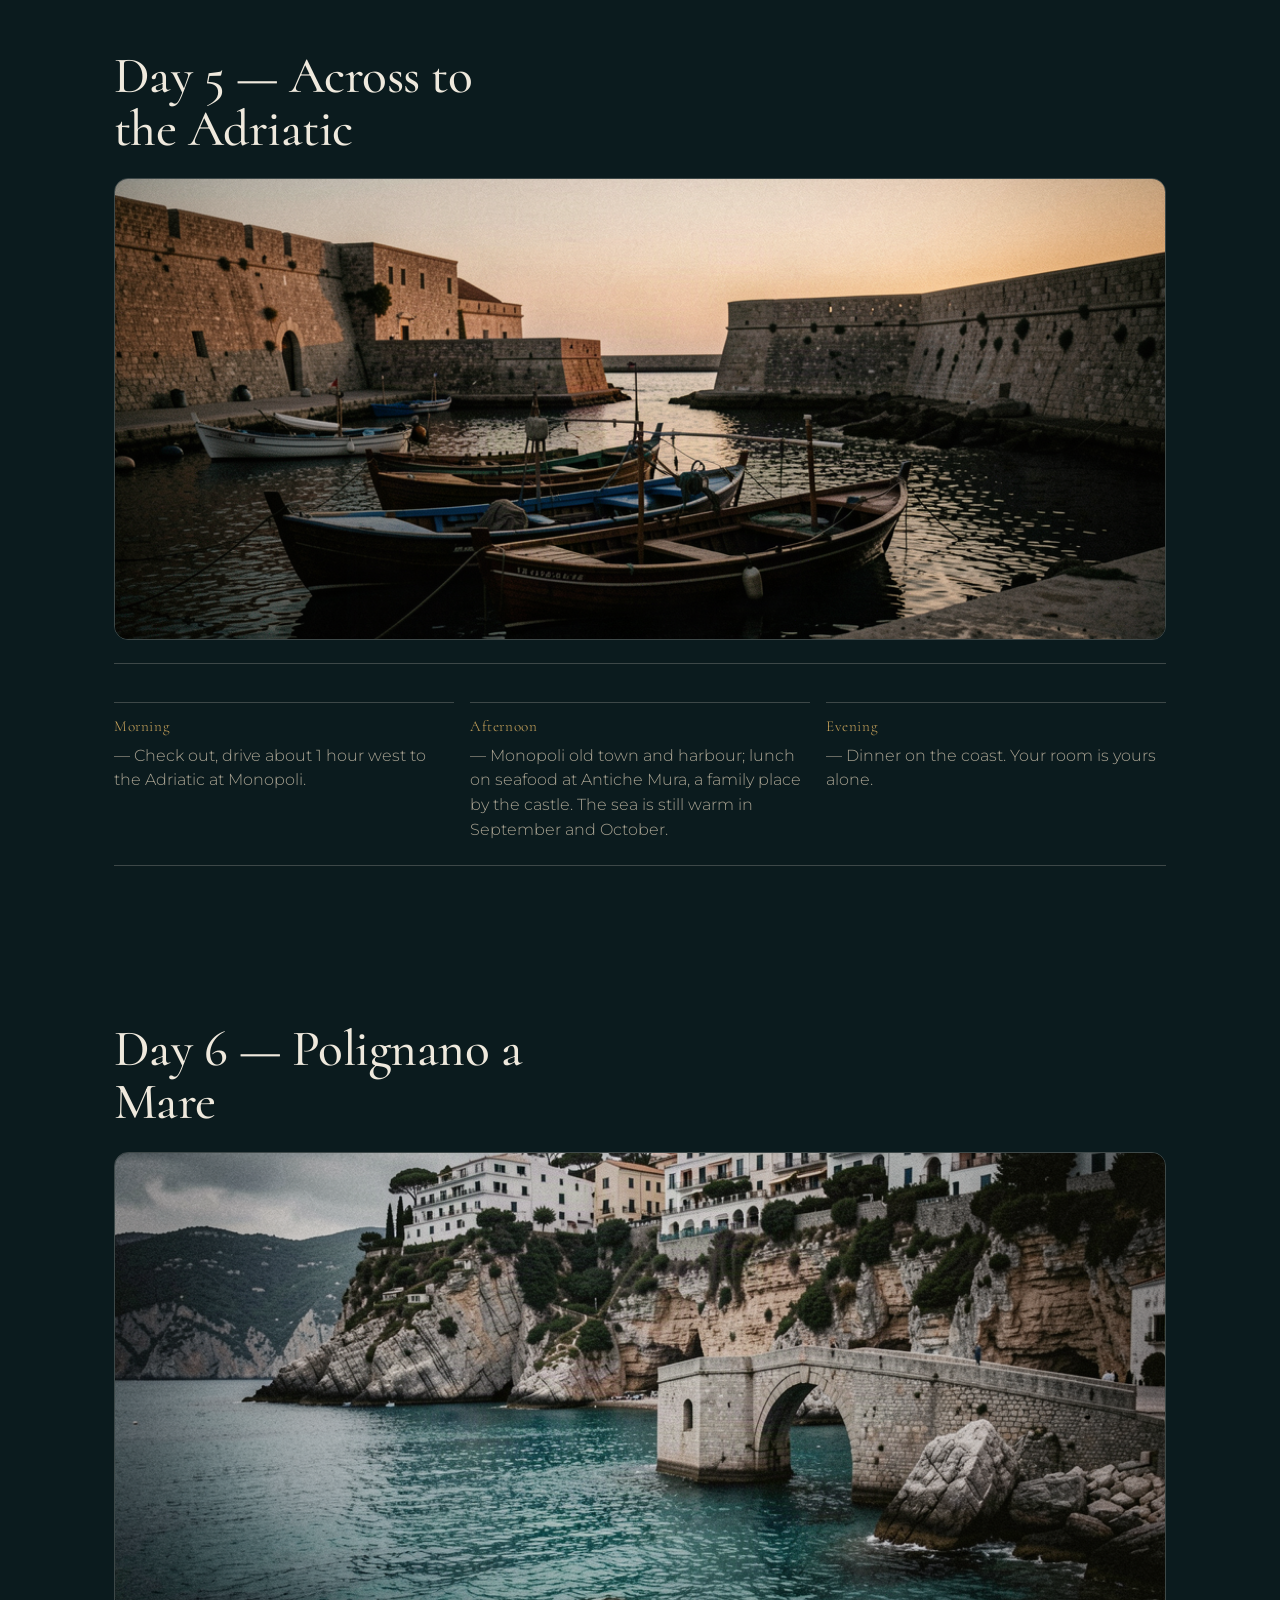
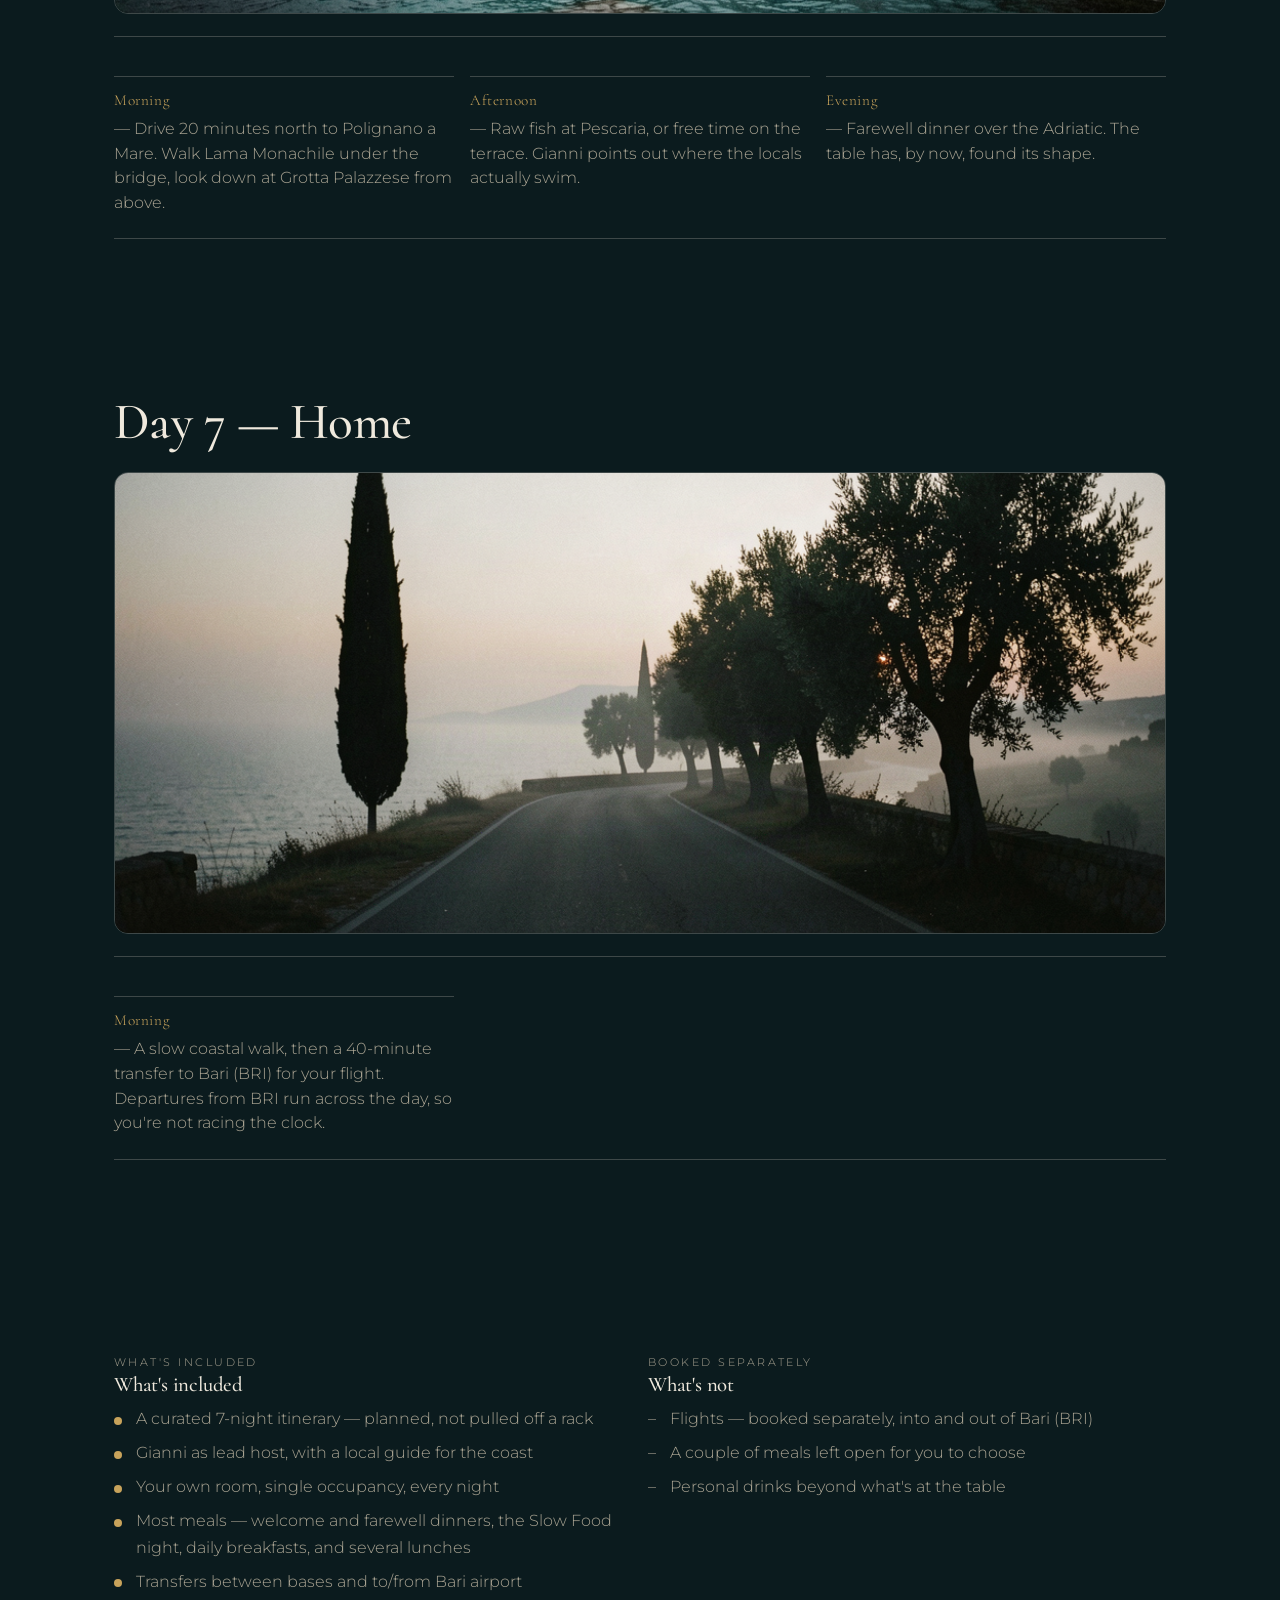
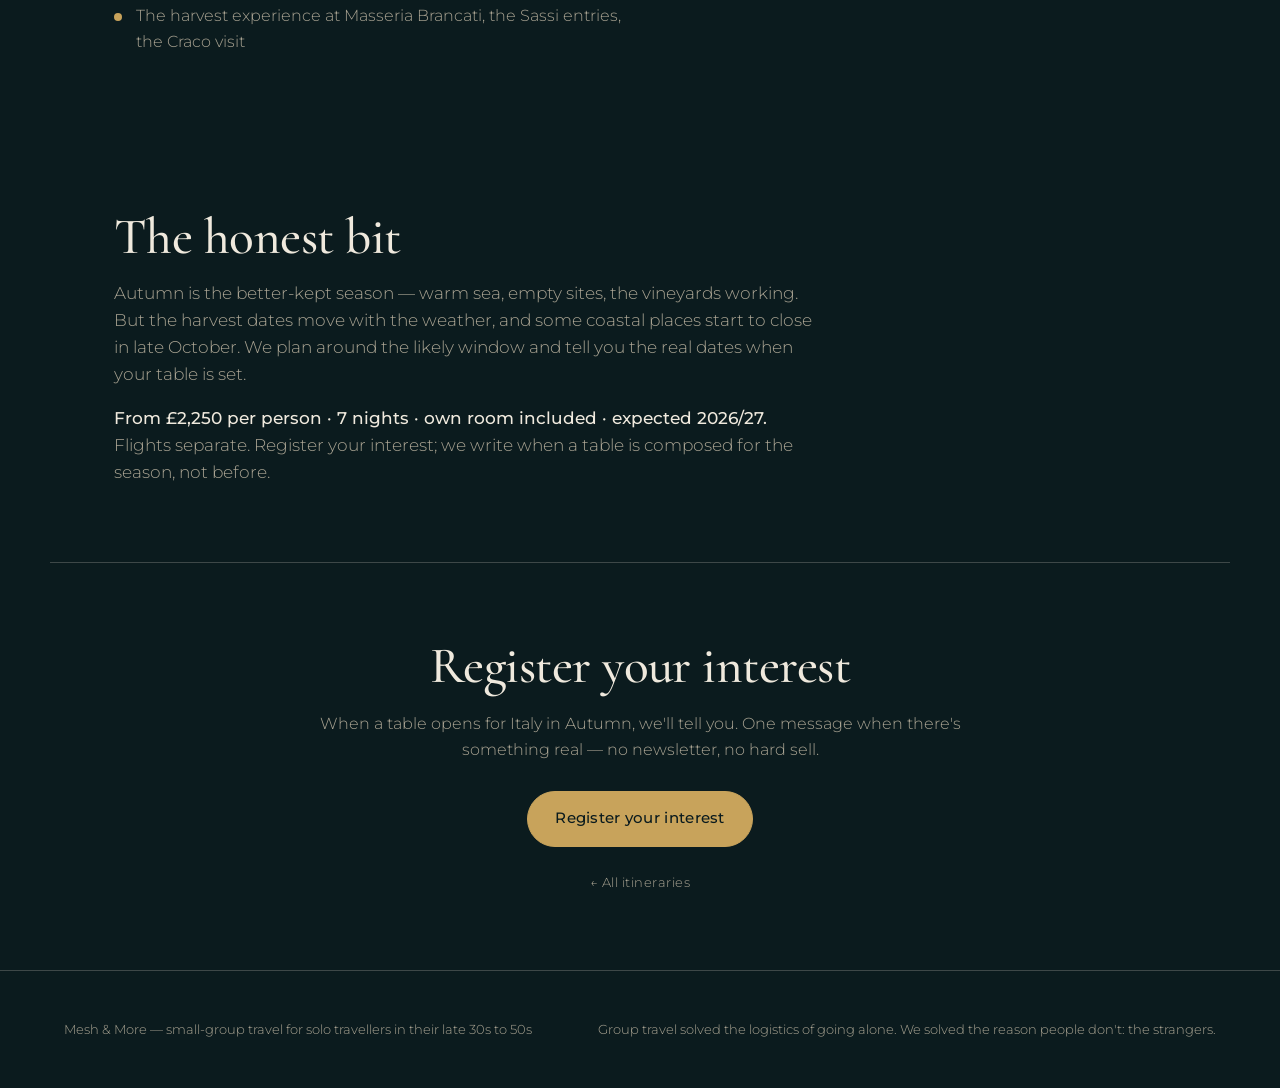
<file: itineraries/puglia-autumn.html>
<!DOCTYPE html>
<html lang="en">
<head>
<meta charset="utf-8" />
<meta name="viewport" content="width=device-width, initial-scale=1" />
<title>Mesh &amp; More — Puglia in Autumn</title>
<meta name="description" content="Seven nights, your own room. The grape harvest, the Sassi of Matera, and an Adriatic still warm enough to swim." />
<link rel="preconnect" href="https://fonts.googleapis.com" />
<link rel="preconnect" href="https://fonts.gstatic.com" crossorigin />
<link rel="preconnect" href="https://fonts.googleapis.com" />
<link rel="preconnect" href="https://fonts.gstatic.com" crossorigin />
<link href="https://fonts.googleapis.com/css2?family=Cormorant:wght@400;500;600;700&family=Montserrat:wght@300;400;500;600;700&display=swap" rel="stylesheet" />
<link rel="stylesheet" href="../css/style.css" />
</head>
<body>

<nav>
  <span class="brand">Mesh &amp; More</span>
  <span class="links">
    <a href="/#how">How it works</a>
    <a href="/#journeys">Journeys</a>
    <a href="/#itineraries">Itineraries</a>
    <a href="/#pricing">Pricing</a>
    <a href="/#honesty">Honesty</a>
    <a href="/#join">Join</a>
  </span>
</nav>
<header class="trip-hero">
  <div class="bg" style="background:linear-gradient(rgba(8,21,24,.42),rgba(8,21,24,.82)),url('../images/puglia.png');background-size:cover;background-position:center"></div>
  <div class="inner wrap">
    <p class="eyebrow">Italy &middot; Autumn</p>
    <h1>Puglia in Autumn</h1>
    <p class="lede">Seven nights, your own room. The grape harvest, the Sassi of Matera, and an Adriatic still warm enough to swim.</p>
    <div class="trip-facts">
      <div class="fact"><div class="k">Nights</div><div class="v">7</div></div>
      <div class="fact"><div class="k">Group</div><div class="v">4–8</div></div>
      <div class="fact"><div class="k">Lead host</div><div class="v">Gianni</div></div>
      <div class="fact"><div class="k">Price</div><div class="v accent">from £2,250</div></div>
    </div>
  </div>
</header>

<div class="rule"></div>
<section class="block wrap detail-sec reveal"><h2>Seven nights, your own room, the harvest and the Sassi</h2><div class="body"><p>You show up solo. You don't travel alone.</p>
<p>This is the autumn trip — September into October, the grape harvest, fewer people, the sea still warm enough to swim. We put you in a masseria near Ostuni for the vendemmia, take you to Matera and its Sassi in nearby Basilicata, then finish on the Adriatic for seafood.</p></div></section>

<section class="block wrap detail-sec reveal"><h2>At a glance</h2><div class="body"><ul><li><strong>Nights:</strong> 7</li><li><strong>Bases:</strong> Masseria near Ostuni (2 nights) · Matera, Basilicata (2 nights) · Adriatic coast at Polignano / Monopoli (3 nights)</li><li><strong>Group:</strong> your table runs 4–8, matched by complementarity, not likeness</li><li><strong>Room:</strong> your own, every night — single occupancy included</li><li><strong>Lead host:</strong> Gianni, Matera-born, grew up in the Sassi</li><li><strong>Price:</strong> from £2,250 per person · expected 2026/27</li><li><strong>Flights:</strong> not included — booked separately</li></ul></div></section>

<section class="block wrap detail-sec reveal"><h2>Your host</h2><div class="body"><p>Gianni was born in the Sassi of Matera and left as a teenager; he came back to guide his own city twenty years later. He runs the Matera days himself and joins for the harvest. A local guide covers the coast.</p></div></section>

<section class="block wrap detail-sec reveal"><h2>The table</h2><div class="body"><p>Your table this week sits between four and eight people, all in their late 30s to 50s, placed for how you're likely to get on — not because you're alike. We don't promise chemistry. We stack it in your favour and give you your own key each night.</p></div></section>

<section class="block wrap detail-sec reveal"><h2>Day 1 — Arrive at the masseria</h2><figure class="day-img"><img src="../images/days/puglia-autumn-1.png" alt="Arrival at the masseria" loading="lazy"></figure><div class="days"><div class="day"><div class="slots"><div class="slot"><div class="lbl">Morning</div><p>— Fly into Bari (BRI). A driver meets you; about 50 minutes south on the SS16 to a masseria among the vines outside Ostuni.</p></div><div class="slot"><div class="lbl">Afternoon</div><p>— Settle into your own room. The table gathers through the afternoon.</p></div><div class="slot"><div class="lbl">Evening</div><p>— Welcome dinner at the masseria: the season's vegetables, grilled meat, the house oil.</p></div></div></div></div></section>
<section class="block wrap detail-sec reveal"><h2>Day 2 — Ostuni and the harvest</h2><figure class="day-img"><img src="../images/days/puglia-autumn-2.png" alt="Ostuni and vendemmia" loading="lazy"></figure><div class="days"><div class="day"><div class="slots"><div class="slot"><div class="lbl">Morning</div><p>— Ostuni old town — the white lanes, the cathedral's rose window, the drop to the sea.</p></div><div class="slot"><div class="lbl">Afternoon</div><p>— Grape harvest at Masseria Brancati, an organic estate just outside Ostuni. September and early October is vendemmia: you pick Primitivo and Negroamaro by hand, watch the press, then taste the young wine against the finished one. Gianni keeps it practical.</p></div><div class="slot"><div class="lbl">Evening</div><p>— Slow Food dinner nearby; the table orders family-style.</p></div></div></div></div></section>
<section class="block wrap detail-sec reveal"><h2>Day 3 — To Matera and the Sassi</h2><figure class="day-img"><img src="../images/days/puglia-autumn-3.png" alt="The Sassi of Matera" loading="lazy"></figure><div class="days"><div class="day"><div class="slots"><div class="slot"><div class="lbl">Morning</div><p>— Check out, drive about 1 hour 10 east to Matera (Basilicata).</p></div><div class="slot"><div class="lbl">Afternoon</div><p>— The Sassi: Sassi Caveoso and Sasso Barisano, the carved-stone districts. Walk to Casa Grotta di Vico Solitario, a furnished cave house, and see Palombaro Lungo, the vast underground cistern. Gianni grew up near here and shows you the city without a script.</p></div><div class="slot"><div class="lbl">Evening</div><p>— Dinner in the Sasso Barisano, in a converted cave.</p></div></div></div></div></section>
<section class="block wrap detail-sec reveal"><h2>Day 4 — Basilicata day trip: Craco</h2><figure class="day-img"><img src="../images/days/puglia-autumn-4.png" alt="Craco ghost town" loading="lazy"></figure><div class="days"><div class="day"><div class="slots"><div class="slot"><div class="lbl">Morning</div><p>— Drive about 50 minutes into Basilicata to Craco, the medieval hill town abandoned after landslides and the 1980 earthquake. You walk the lower paths and look up at the empty houses — no shops, no cafés, just the structure.</p></div><div class="slot"><div class="lbl">Afternoon</div><p>— Continue through the Basilicata hills, or drop to the Ionian at Metaponto to see the Greek temple columns. Back to Matera by late afternoon.</p></div><div class="slot"><div class="lbl">Evening</div><p>— Dinner in Matera; the cathedral is lit at night.</p></div></div></div></div></section>
<section class="block wrap detail-sec reveal"><h2>Day 5 — Across to the Adriatic</h2><figure class="day-img"><img src="../images/days/puglia-autumn-5.png" alt="Monopoli harbour" loading="lazy"></figure><div class="days"><div class="day"><div class="slots"><div class="slot"><div class="lbl">Morning</div><p>— Check out, drive about 1 hour west to the Adriatic at Monopoli.</p></div><div class="slot"><div class="lbl">Afternoon</div><p>— Monopoli old town and harbour; lunch on seafood at Antiche Mura, a family place by the castle. The sea is still warm in September and October.</p></div><div class="slot"><div class="lbl">Evening</div><p>— Dinner on the coast. Your room is yours alone.</p></div></div></div></div></section>
<section class="block wrap detail-sec reveal"><h2>Day 6 — Polignano a Mare</h2><figure class="day-img"><img src="../images/days/puglia-autumn-6.png" alt="Polignano a Mare" loading="lazy"></figure><div class="days"><div class="day"><div class="slots"><div class="slot"><div class="lbl">Morning</div><p>— Drive 20 minutes north to Polignano a Mare. Walk Lama Monachile under the bridge, look down at Grotta Palazzese from above.</p></div><div class="slot"><div class="lbl">Afternoon</div><p>— Raw fish at Pescaria, or free time on the terrace. Gianni points out where the locals actually swim.</p></div><div class="slot"><div class="lbl">Evening</div><p>— Farewell dinner over the Adriatic. The table has, by now, found its shape.</p></div></div></div></div></section>
<section class="block wrap detail-sec reveal"><h2>Day 7 — Home</h2><figure class="day-img"><img src="../images/days/puglia-autumn-7.png" alt="Coastal walk" loading="lazy"></figure><div class="days"><div class="day"><div class="slots"><div class="slot"><div class="lbl">Morning</div><p>— A slow coastal walk, then a 40-minute transfer to Bari (BRI) for your flight. Departures from BRI run across the day, so you're not racing the clock.</p></div></div></div></div></section>
<section class="block wrap detail-sec reveal"><div class="incl-grid"><div class="incl-col in"><span class="tag">What's included</span><h3>What's included</h3><ul><li>A curated 7-night itinerary — planned, not pulled off a rack</li><li>Gianni as lead host, with a local guide for the coast</li><li>Your own room, single occupancy, every night</li><li>Most meals — welcome and farewell dinners, the Slow Food night, daily breakfasts, and several lunches</li><li>Transfers between bases and to/from Bari airport</li><li>The harvest experience at Masseria Brancati, the Sassi entries, the Craco visit</li></ul></div><div class="incl-col out"><span class="tag">Booked separately</span><h3>What's not</h3><ul><li>Flights — booked separately, into and out of Bari (BRI)</li><li>A couple of meals left open for you to choose</li><li>Personal drinks beyond what's at the table</li></ul></div></div></section>

<section class="block wrap detail-sec reveal"><h2>The honest bit</h2><div class="body"><p>Autumn is the better-kept season — warm sea, empty sites, the vineyards working. But the harvest dates move with the weather, and some coastal places start to close in late October. We plan around the likely window and tell you the real dates when your table is set.</p>
<p><strong>From £2,250 per person · 7 nights · own room included · expected 2026/27.</strong> Flights separate. Register your interest; we write when a table is composed for the season, not before.</p></div></section>

<div class="rule"></div>

<section class="block wrap trip-cta reveal">
  <div class="capture">
    <h2>Register your interest</h2>
    <p class="lede">When a table opens for Italy in Autumn, we'll tell you. One message when there's something real — no newsletter, no hard sell.</p>
    <a class="btn btn-primary" href="/#join">Register your interest</a>
    <p class="backlink" style="margin-top:1.6rem"><a href="/#itineraries">&larr; All itineraries</a></p>
  </div>
</section>

<footer>
  <span>Mesh &amp; More — small-group travel for solo travellers in their late 30s to 50s</span>
  <span>Group travel solved the logistics of going alone. We solved the reason people don't: the strangers.</span>
</footer>

<script>
  const io=new IntersectionObserver((es)=>{
    es.forEach(e=>{if(e.isIntersecting){e.target.classList.add('in');io.unobserve(e.target)}});
  },{threshold:0.16});
  document.querySelectorAll('.reveal').forEach(el=>io.observe(el));
</script>
</body>
</html>
</file>
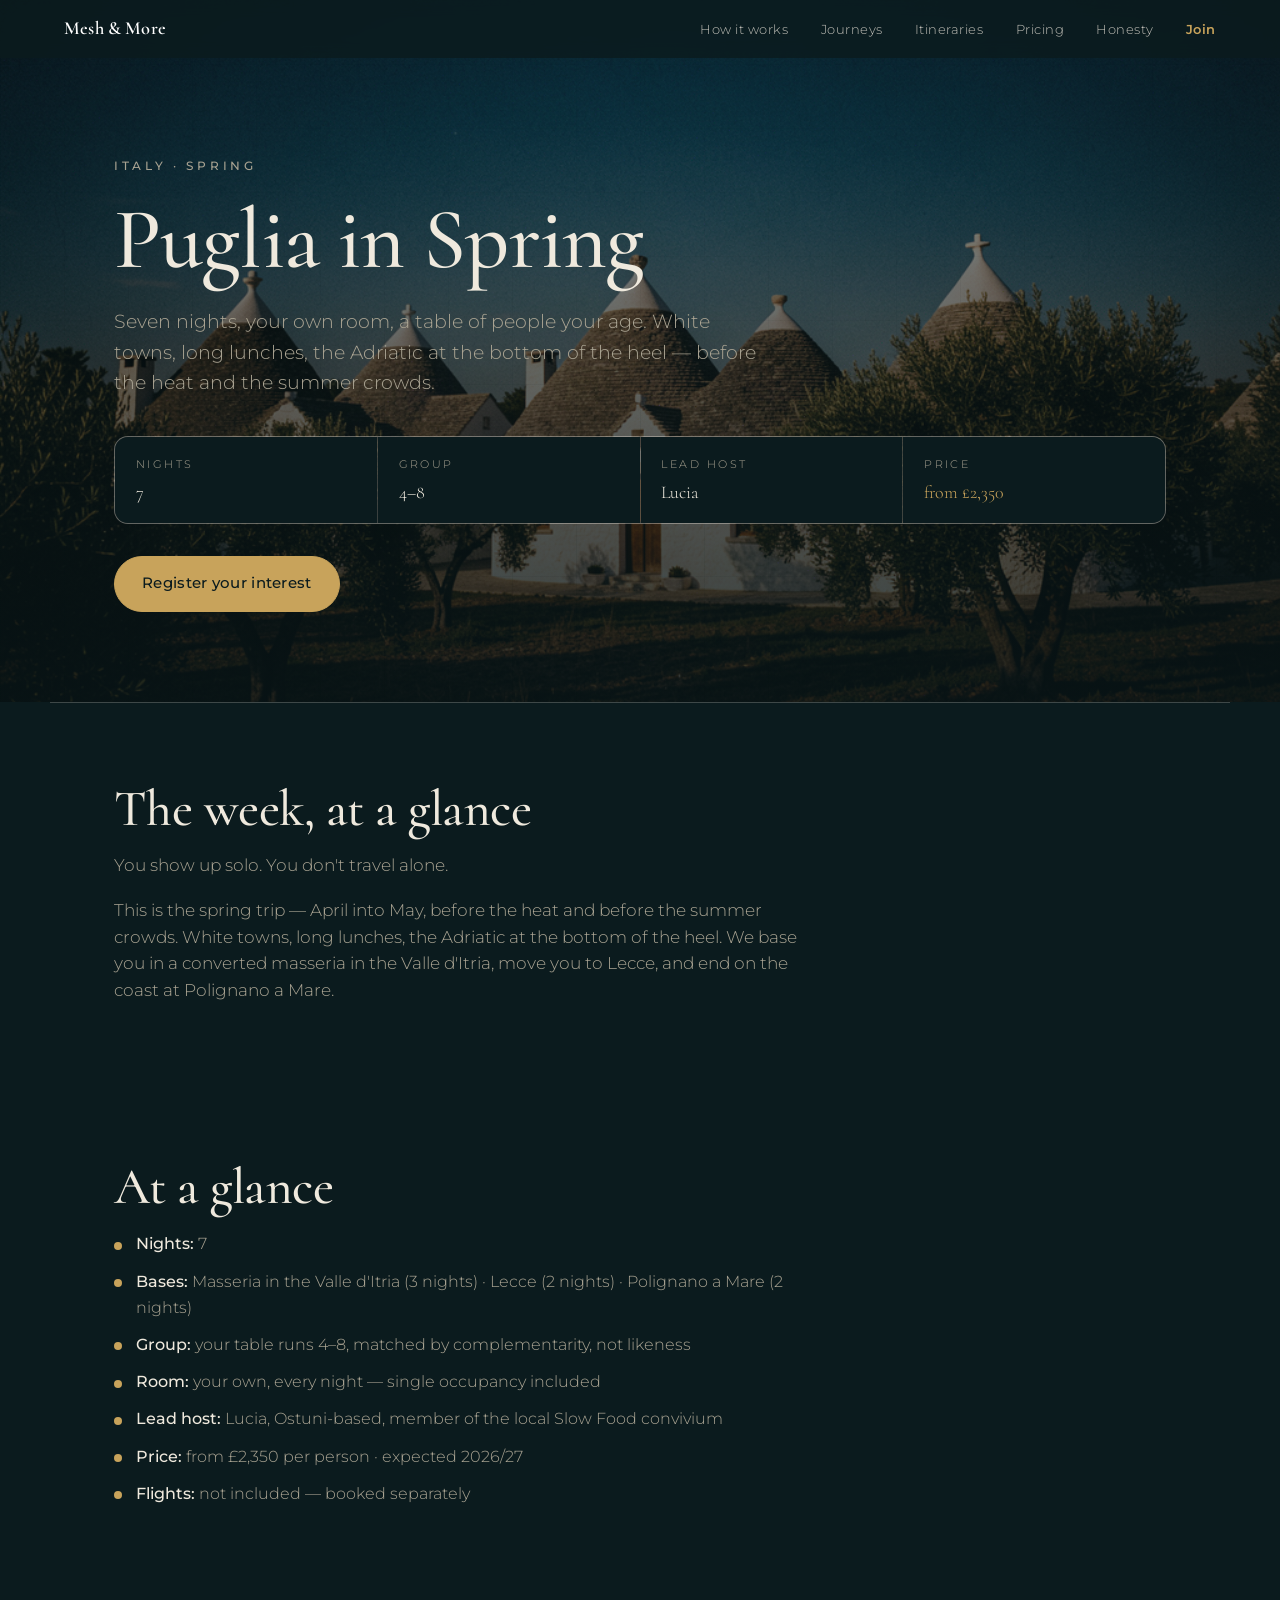
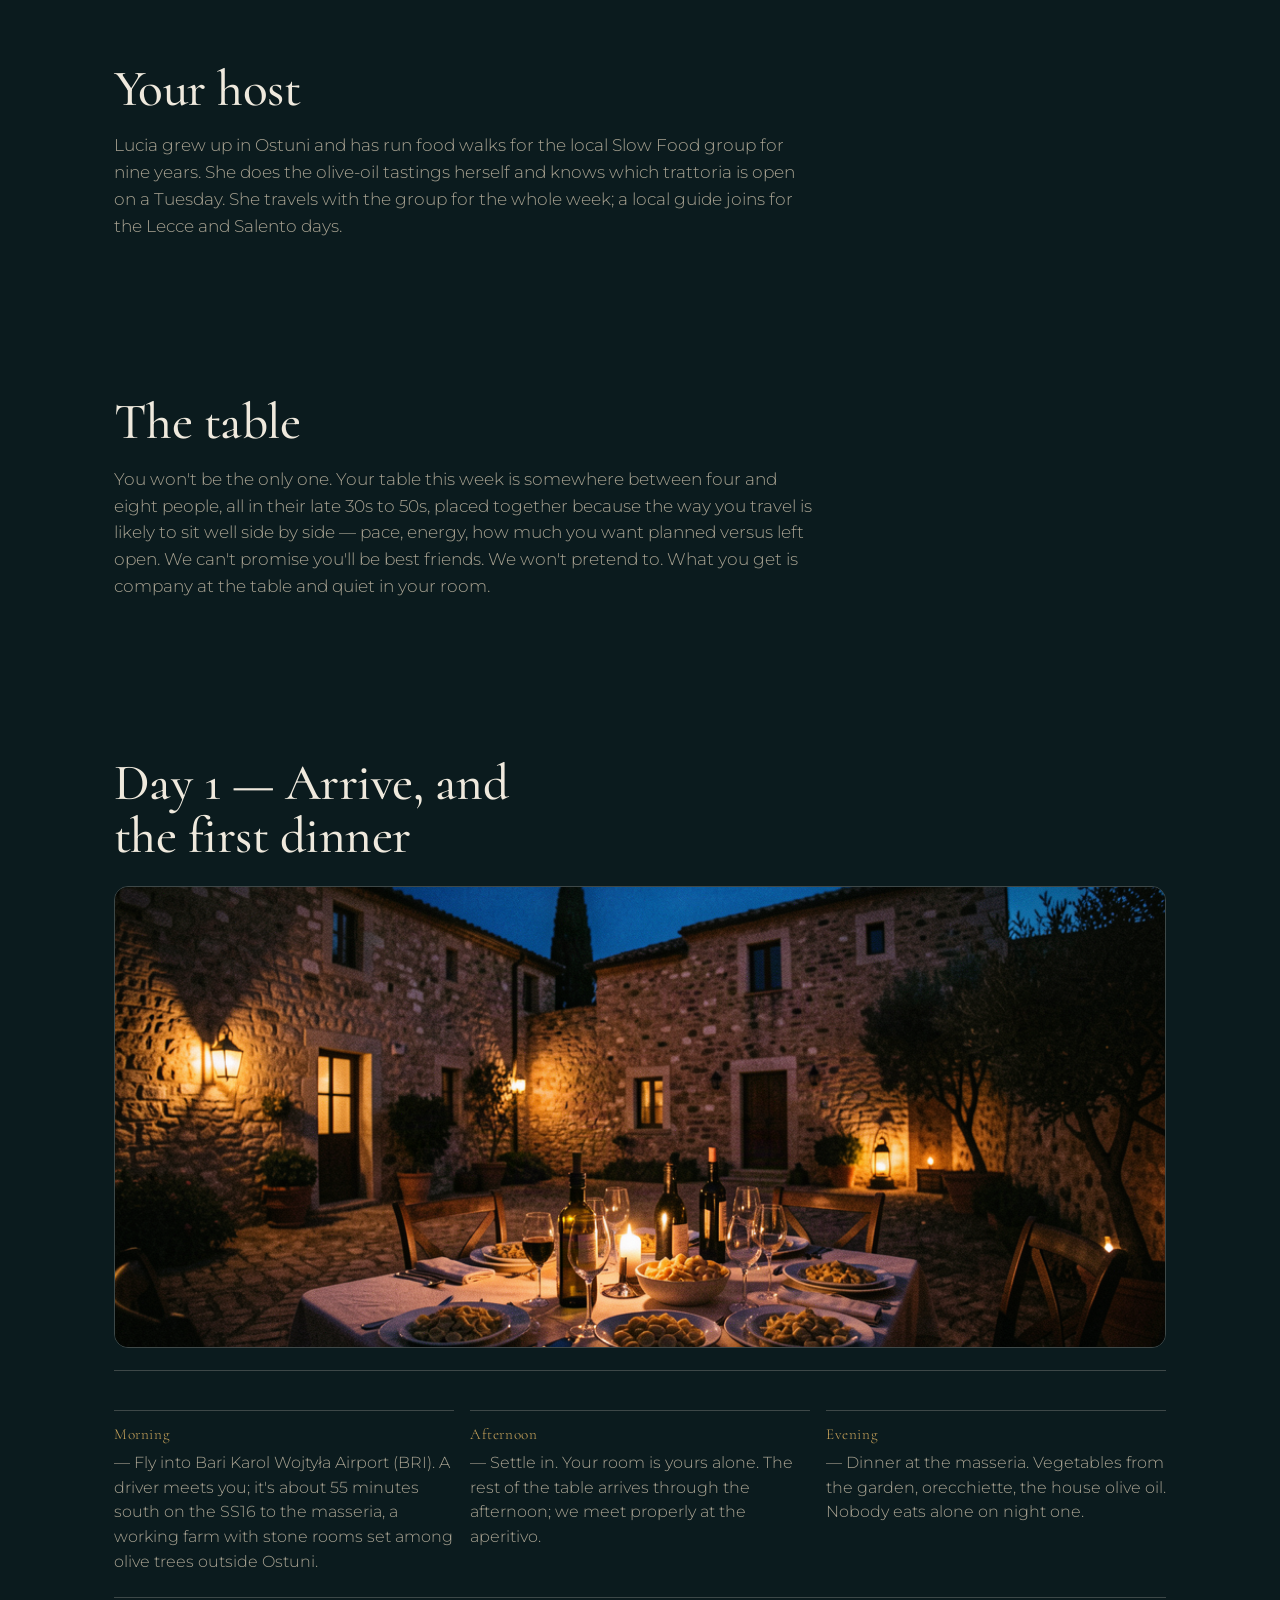
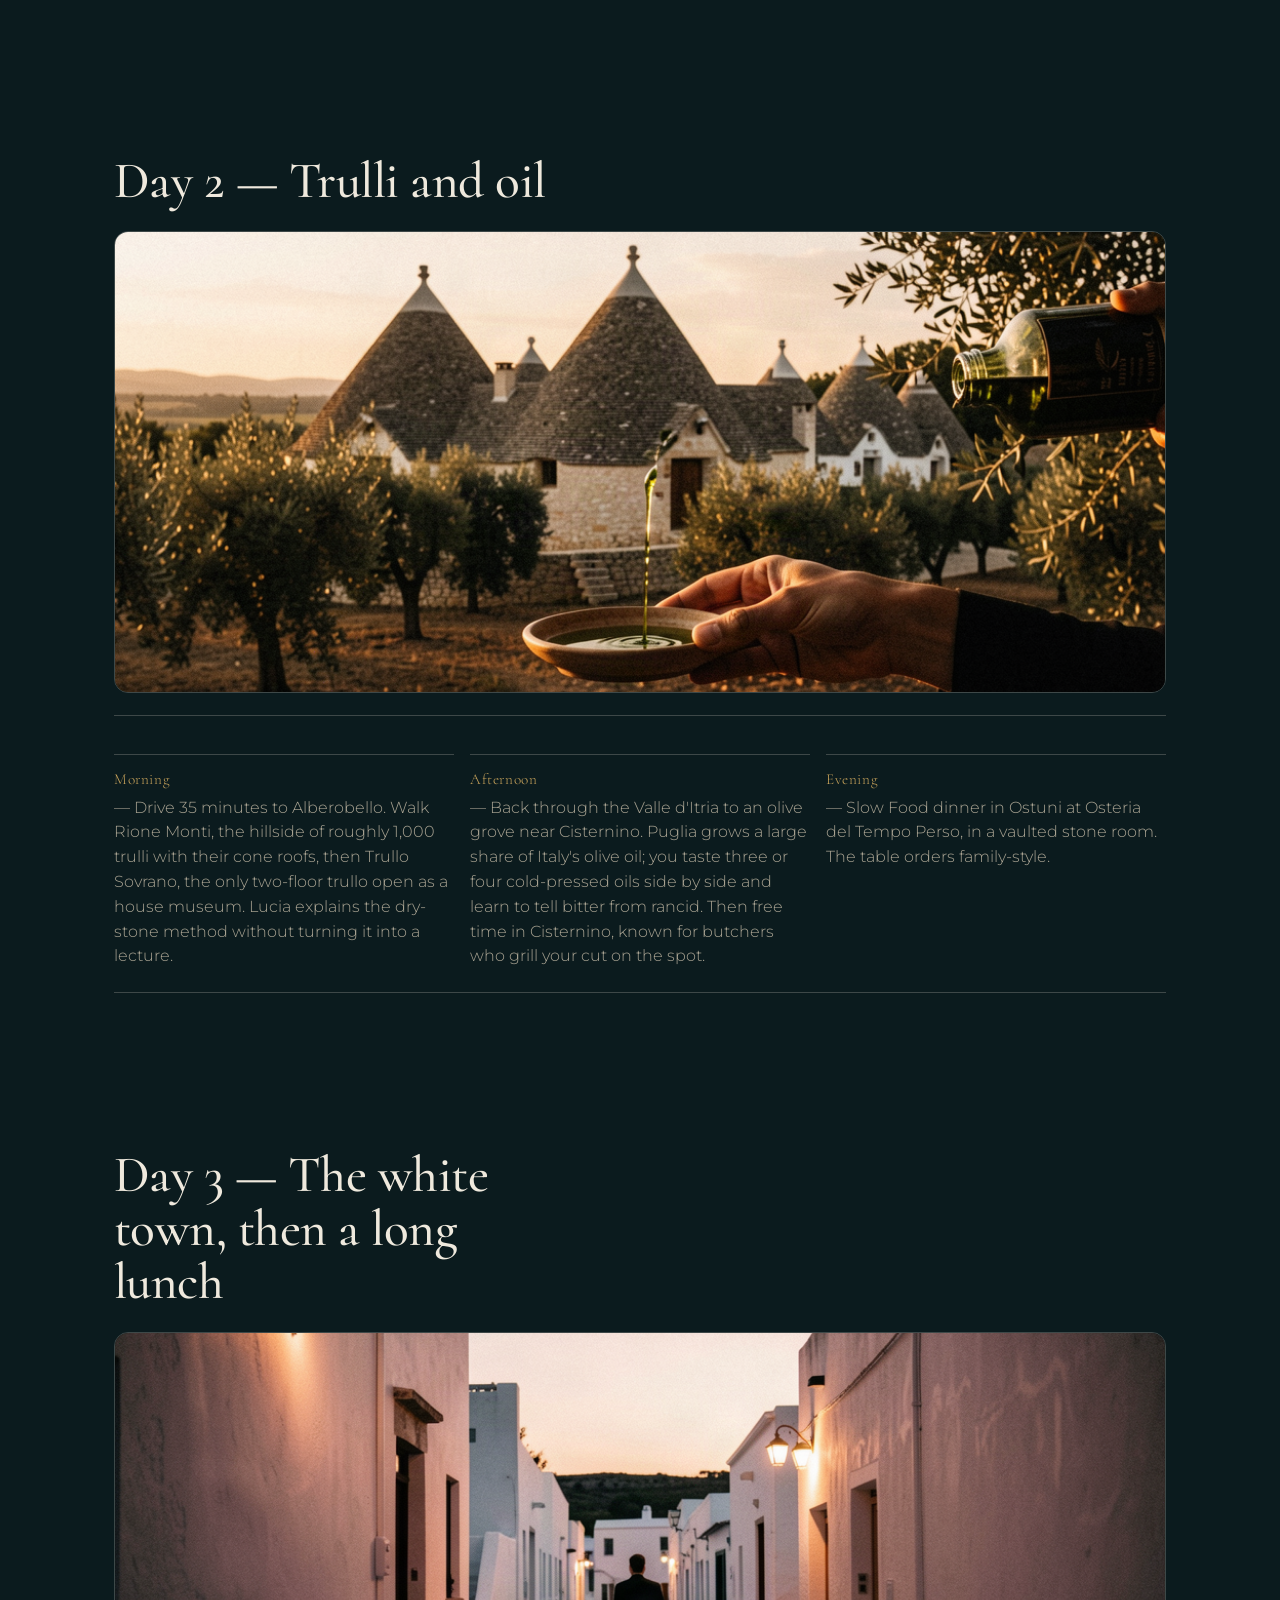
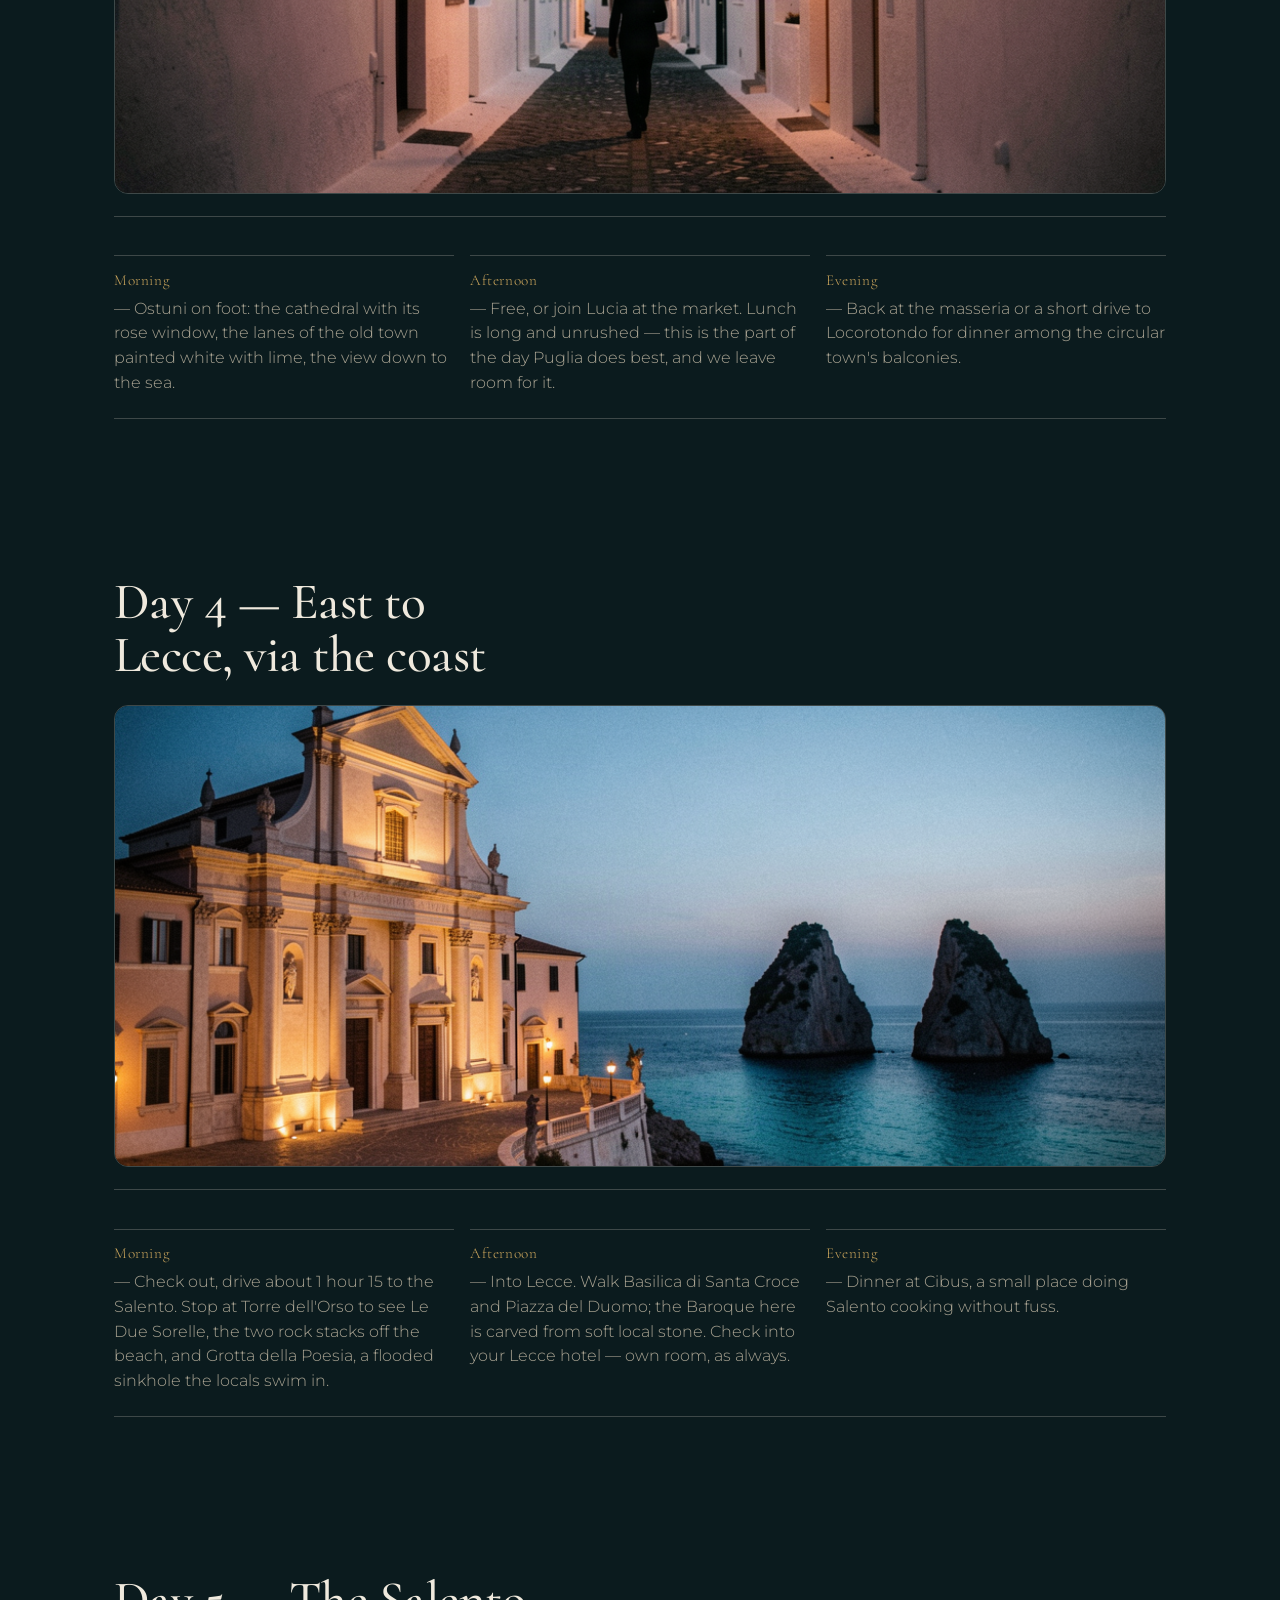
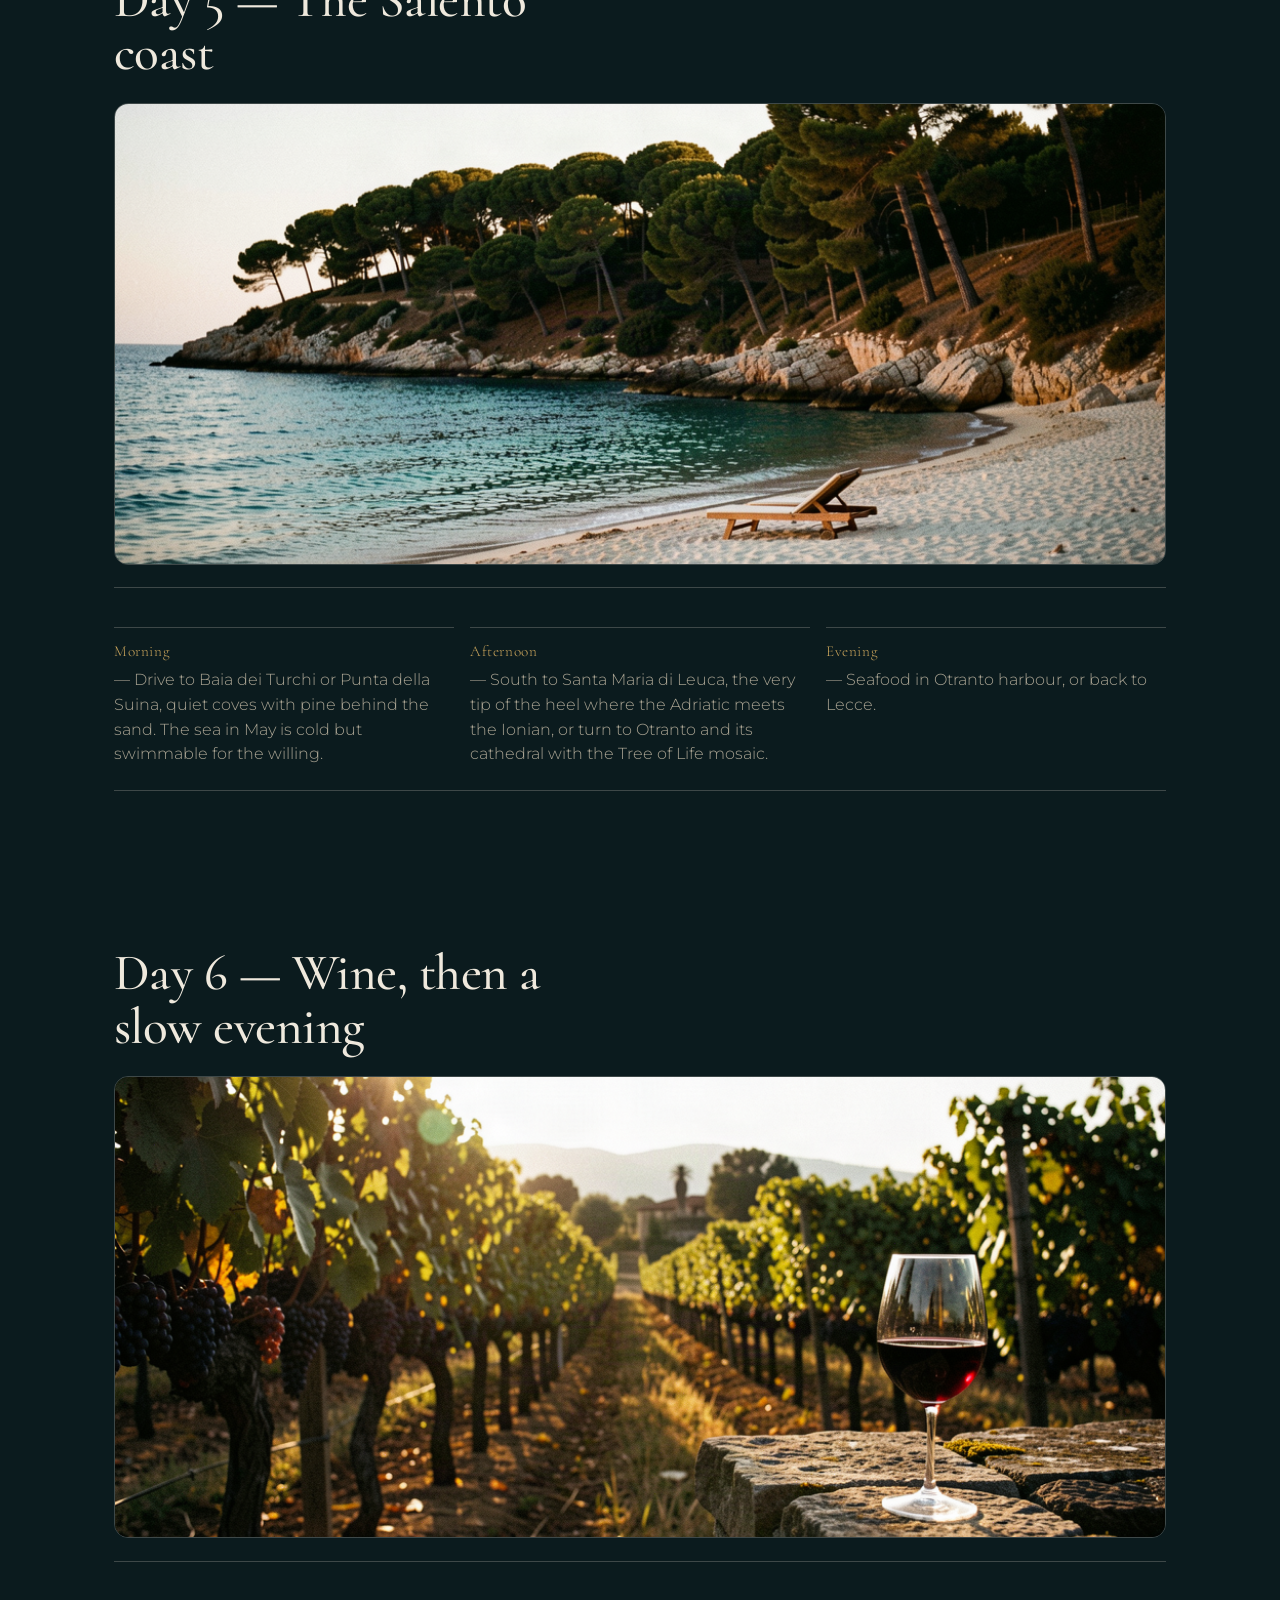
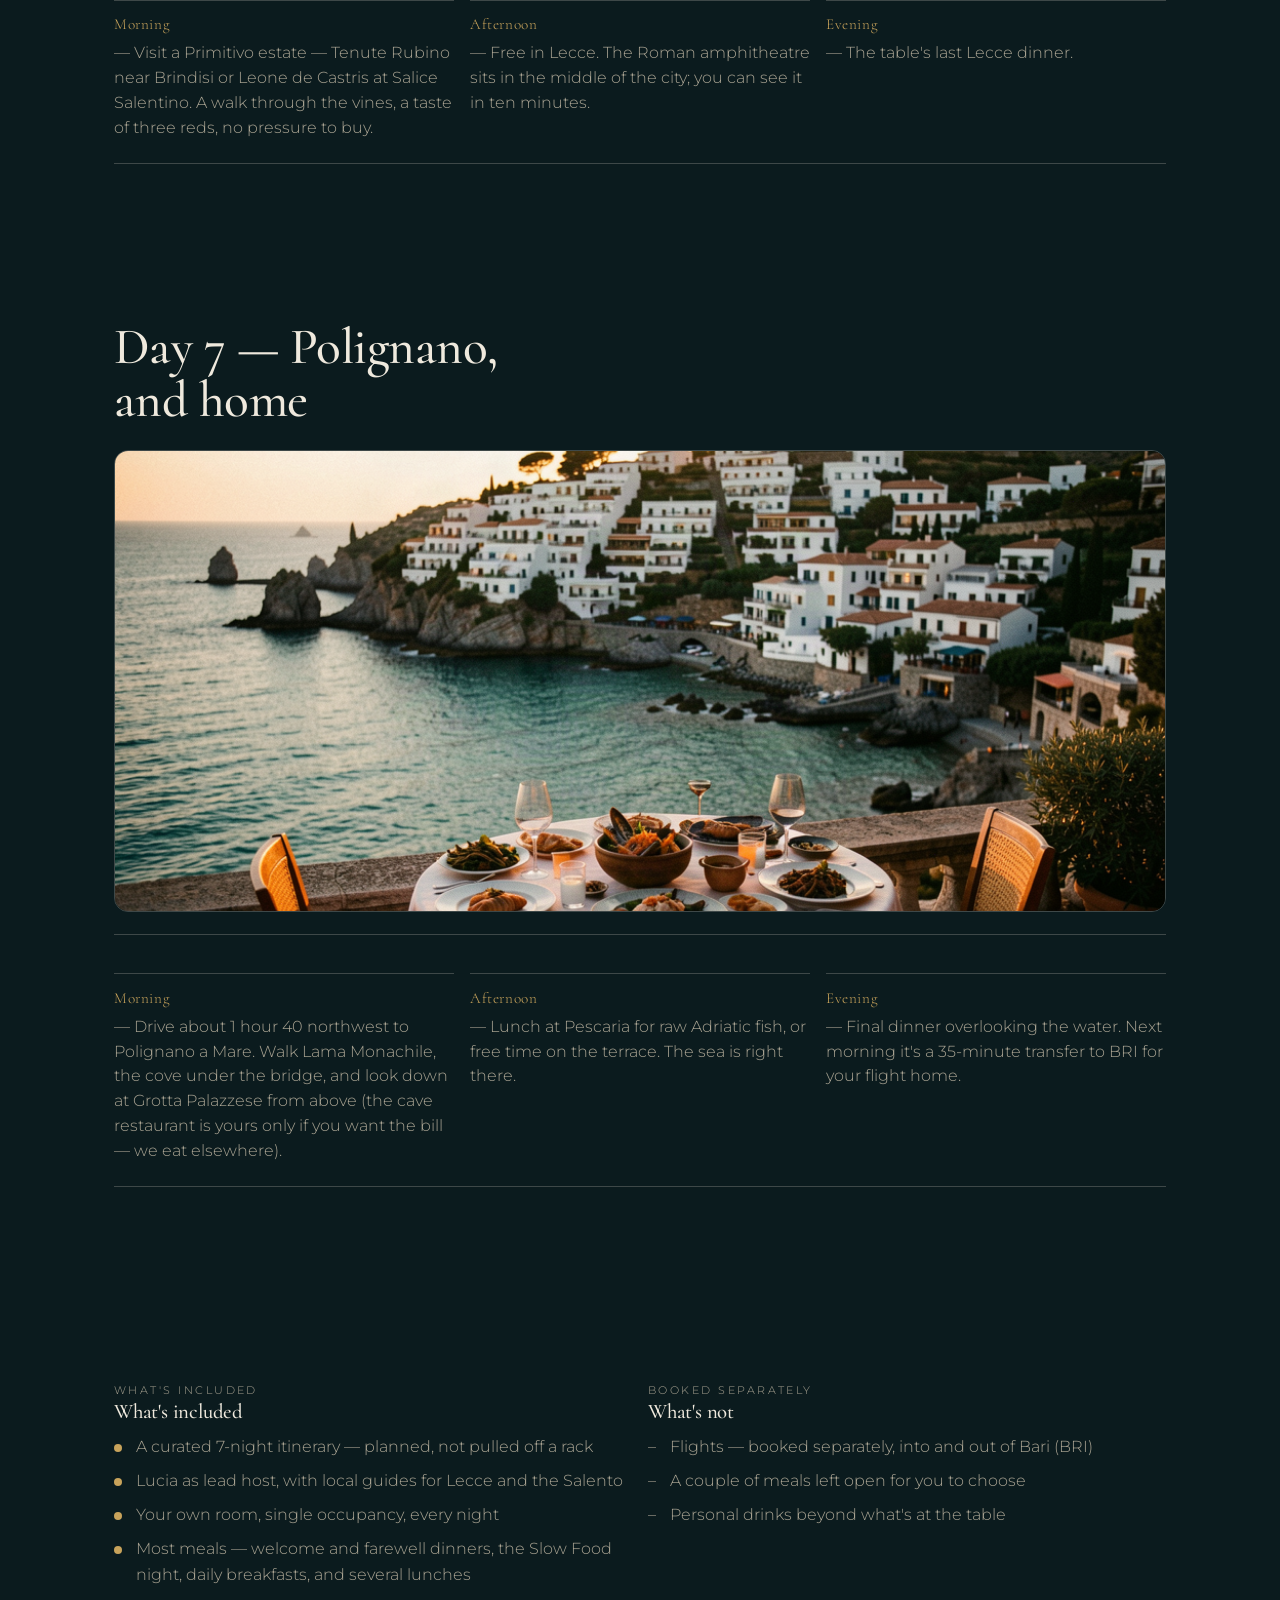
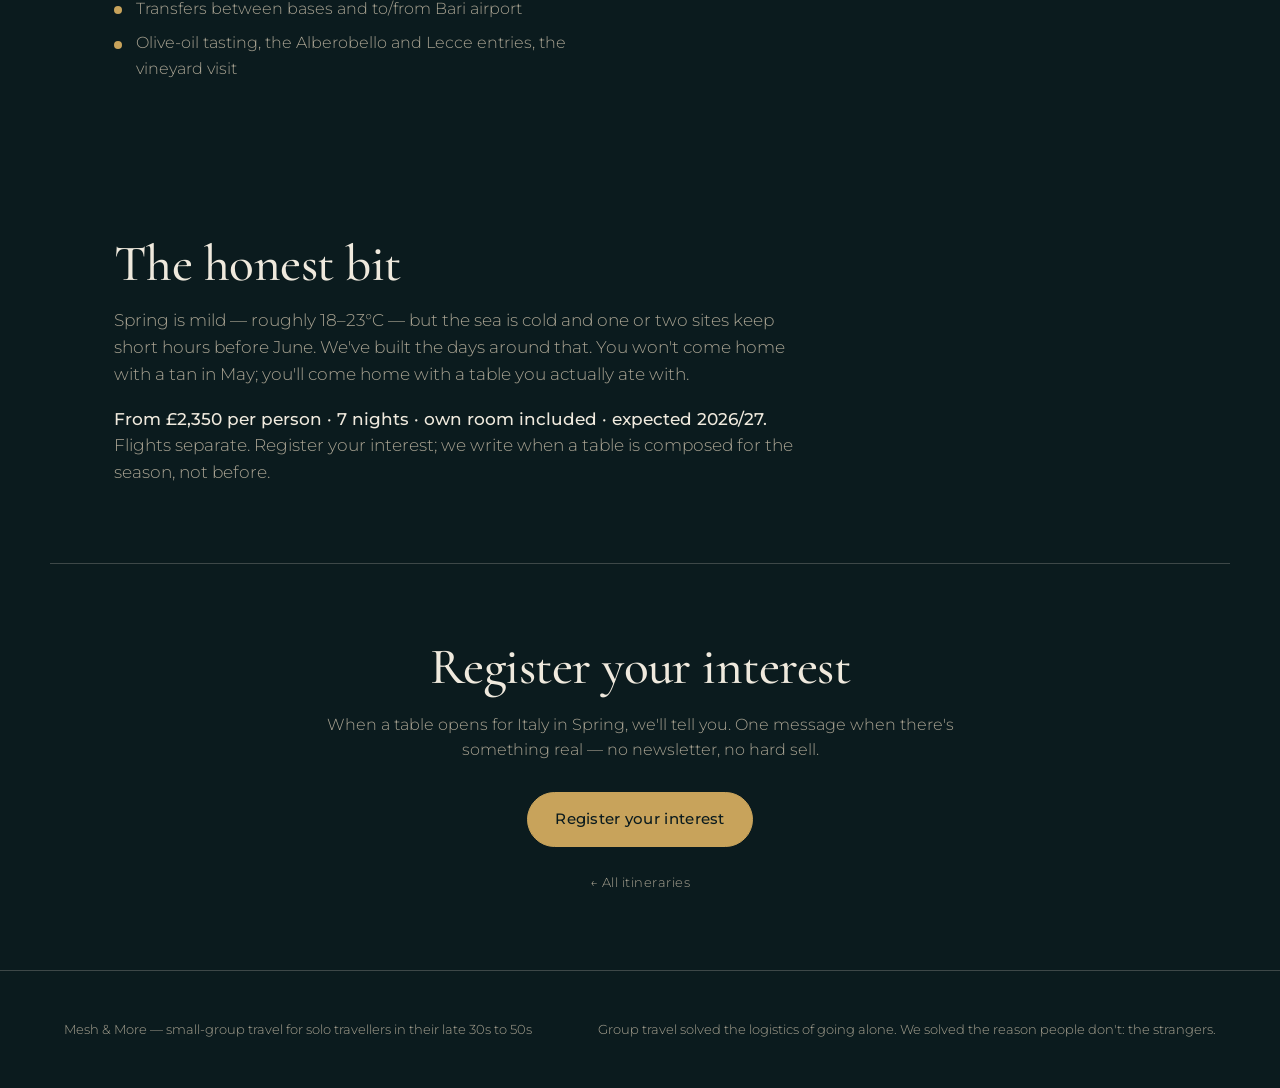
<file: itineraries/puglia-spring.html>
<!DOCTYPE html>
<html lang="en">
<head>
<meta charset="utf-8" />
<meta name="viewport" content="width=device-width, initial-scale=1" />
<title>Mesh &amp; More — Puglia in Spring</title>
<meta name="description" content="Seven nights, your own room, a table of people your age. White towns, long lunches, the Adriatic at the bottom of the heel — before the heat and the summer crowds." />
<link rel="preconnect" href="https://fonts.googleapis.com" />
<link rel="preconnect" href="https://fonts.gstatic.com" crossorigin />
<link rel="preconnect" href="https://fonts.googleapis.com" />
<link rel="preconnect" href="https://fonts.gstatic.com" crossorigin />
<link href="https://fonts.googleapis.com/css2?family=Cormorant:wght@400;500;600;700&family=Montserrat:wght@300;400;500;600;700&display=swap" rel="stylesheet" />
<link rel="stylesheet" href="../css/style.css" />
</head>
<body>

<nav>
  <span class="brand">Mesh &amp; More</span>
  <span class="links">
    <a href="/#how">How it works</a>
    <a href="/#journeys">Journeys</a>
    <a href="/#itineraries">Itineraries</a>
    <a href="/#pricing">Pricing</a>
    <a href="/#honesty">Honesty</a>
    <a href="/#join">Join</a>
  </span>
</nav>
<header class="trip-hero">
  <div class="bg" style="background:linear-gradient(rgba(8,21,24,.42),rgba(8,21,24,.82)),url('../images/puglia.png');background-size:cover;background-position:center"></div>
  <div class="inner wrap">
    <p class="eyebrow">Italy &middot; Spring</p>
    <h1>Puglia in Spring</h1>
    <p class="lede">Seven nights, your own room, a table of people your age. White towns, long lunches, the Adriatic at the bottom of the heel — before the heat and the summer crowds.</p>
    <div class="trip-facts">
      <div class="fact"><div class="k">Nights</div><div class="v">7</div></div>
      <div class="fact"><div class="k">Group</div><div class="v">4–8</div></div>
      <div class="fact"><div class="k">Lead host</div><div class="v">Lucia</div></div>
      <div class="fact"><div class="k">Price</div><div class="v accent">from £2,350</div></div>
    </div>
    <a class="btn btn-primary" href="/#join" style="margin-top:2rem;display:inline-block">Register your interest</a>
  </div>
</header>

<div class="rule"></div>
<section class="block wrap detail-sec reveal"><h2>The week, at a glance</h2><div class="body"><p>You show up solo. You don't travel alone.</p>
<p>This is the spring trip — April into May, before the heat and before the summer crowds. White towns, long lunches, the Adriatic at the bottom of the heel. We base you in a converted masseria in the Valle d'Itria, move you to Lecce, and end on the coast at Polignano a Mare.</p></div></section>

<section class="block wrap detail-sec reveal"><h2>At a glance</h2><div class="body"><ul><li><strong>Nights:</strong> 7</li><li><strong>Bases:</strong> Masseria in the Valle d'Itria (3 nights) · Lecce (2 nights) · Polignano a Mare (2 nights)</li><li><strong>Group:</strong> your table runs 4–8, matched by complementarity, not likeness</li><li><strong>Room:</strong> your own, every night — single occupancy included</li><li><strong>Lead host:</strong> Lucia, Ostuni-based, member of the local Slow Food convivium</li><li><strong>Price:</strong> from £2,350 per person · expected 2026/27</li><li><strong>Flights:</strong> not included — booked separately</li></ul></div></section>

<section class="block wrap detail-sec reveal"><h2>Your host</h2><div class="body"><p>Lucia grew up in Ostuni and has run food walks for the local Slow Food group for nine years. She does the olive-oil tastings herself and knows which trattoria is open on a Tuesday. She travels with the group for the whole week; a local guide joins for the Lecce and Salento days.</p></div></section>

<section class="block wrap detail-sec reveal"><h2>The table</h2><div class="body"><p>You won't be the only one. Your table this week is somewhere between four and eight people, all in their late 30s to 50s, placed together because the way you travel is likely to sit well side by side — pace, energy, how much you want planned versus left open. We can't promise you'll be best friends. We won't pretend to. What you get is company at the table and quiet in your room.</p></div></section>

<section class="block wrap detail-sec reveal"><h2>Day 1 — Arrive, and the first dinner</h2><figure class="day-img"><img src="../images/days/puglia-spring-1.png" alt="First dinner at the masseria" loading="lazy"></figure><div class="days"><div class="day"><div class="slots"><div class="slot"><div class="lbl">Morning</div><p>— Fly into Bari Karol Wojtyła Airport (BRI). A driver meets you; it's about 55 minutes south on the SS16 to the masseria, a working farm with stone rooms set among olive trees outside Ostuni.</p></div><div class="slot"><div class="lbl">Afternoon</div><p>— Settle in. Your room is yours alone. The rest of the table arrives through the afternoon; we meet properly at the aperitivo.</p></div><div class="slot"><div class="lbl">Evening</div><p>— Dinner at the masseria. Vegetables from the garden, orecchiette, the house olive oil. Nobody eats alone on night one.</p></div></div></div></div></section>
<section class="block wrap detail-sec reveal"><h2>Day 2 — Trulli and oil</h2><figure class="day-img"><img src="../images/days/puglia-spring-2.png" alt="Trulli and olive oil tasting" loading="lazy"></figure><div class="days"><div class="day"><div class="slots"><div class="slot"><div class="lbl">Morning</div><p>— Drive 35 minutes to Alberobello. Walk Rione Monti, the hillside of roughly 1,000 trulli with their cone roofs, then Trullo Sovrano, the only two-floor trullo open as a house museum. Lucia explains the dry-stone method without turning it into a lecture.</p></div><div class="slot"><div class="lbl">Afternoon</div><p>— Back through the Valle d'Itria to an olive grove near Cisternino. Puglia grows a large share of Italy's olive oil; you taste three or four cold-pressed oils side by side and learn to tell bitter from rancid. Then free time in Cisternino, known for butchers who grill your cut on the spot.</p></div><div class="slot"><div class="lbl">Evening</div><p>— Slow Food dinner in Ostuni at Osteria del Tempo Perso, in a vaulted stone room. The table orders family-style.</p></div></div></div></div></section>
<section class="block wrap detail-sec reveal"><h2>Day 3 — The white town, then a long lunch</h2><figure class="day-img"><img src="../images/days/puglia-spring-3.png" alt="Ostuni white town" loading="lazy"></figure><div class="days"><div class="day"><div class="slots"><div class="slot"><div class="lbl">Morning</div><p>— Ostuni on foot: the cathedral with its rose window, the lanes of the old town painted white with lime, the view down to the sea.</p></div><div class="slot"><div class="lbl">Afternoon</div><p>— Free, or join Lucia at the market. Lunch is long and unrushed — this is the part of the day Puglia does best, and we leave room for it.</p></div><div class="slot"><div class="lbl">Evening</div><p>— Back at the masseria or a short drive to Locorotondo for dinner among the circular town's balconies.</p></div></div></div></div></section>
<section class="block wrap detail-sec reveal"><h2>Day 4 — East to Lecce, via the coast</h2><figure class="day-img"><img src="../images/days/puglia-spring-4.png" alt="Lecce and the Salento coast" loading="lazy"></figure><div class="days"><div class="day"><div class="slots"><div class="slot"><div class="lbl">Morning</div><p>— Check out, drive about 1 hour 15 to the Salento. Stop at Torre dell'Orso to see Le Due Sorelle, the two rock stacks off the beach, and Grotta della Poesia, a flooded sinkhole the locals swim in.</p></div><div class="slot"><div class="lbl">Afternoon</div><p>— Into Lecce. Walk Basilica di Santa Croce and Piazza del Duomo; the Baroque here is carved from soft local stone. Check into your Lecce hotel — own room, as always.</p></div><div class="slot"><div class="lbl">Evening</div><p>— Dinner at Cibus, a small place doing Salento cooking without fuss.</p></div></div></div></div></section>
<section class="block wrap detail-sec reveal"><h2>Day 5 — The Salento coast</h2><figure class="day-img"><img src="../images/days/puglia-spring-5.png" alt="Salento coves" loading="lazy"></figure><div class="days"><div class="day"><div class="slots"><div class="slot"><div class="lbl">Morning</div><p>— Drive to Baia dei Turchi or Punta della Suina, quiet coves with pine behind the sand. The sea in May is cold but swimmable for the willing.</p></div><div class="slot"><div class="lbl">Afternoon</div><p>— South to Santa Maria di Leuca, the very tip of the heel where the Adriatic meets the Ionian, or turn to Otranto and its cathedral with the Tree of Life mosaic.</p></div><div class="slot"><div class="lbl">Evening</div><p>— Seafood in Otranto harbour, or back to Lecce.</p></div></div></div></div></section>
<section class="block wrap detail-sec reveal"><h2>Day 6 — Wine, then a slow evening</h2><figure class="day-img"><img src="../images/days/puglia-spring-6.png" alt="Primitivo vineyard" loading="lazy"></figure><div class="days"><div class="day"><div class="slots"><div class="slot"><div class="lbl">Morning</div><p>— Visit a Primitivo estate — Tenute Rubino near Brindisi or Leone de Castris at Salice Salentino. A walk through the vines, a taste of three reds, no pressure to buy.</p></div><div class="slot"><div class="lbl">Afternoon</div><p>— Free in Lecce. The Roman amphitheatre sits in the middle of the city; you can see it in ten minutes.</p></div><div class="slot"><div class="lbl">Evening</div><p>— The table's last Lecce dinner.</p></div></div></div></div></section>
<section class="block wrap detail-sec reveal"><h2>Day 7 — Polignano, and home</h2><figure class="day-img"><img src="../images/days/puglia-spring-7.png" alt="Polignano a Mare" loading="lazy"></figure><div class="days"><div class="day"><div class="slots"><div class="slot"><div class="lbl">Morning</div><p>— Drive about 1 hour 40 northwest to Polignano a Mare. Walk Lama Monachile, the cove under the bridge, and look down at Grotta Palazzese from above (the cave restaurant is yours only if you want the bill — we eat elsewhere).</p></div><div class="slot"><div class="lbl">Afternoon</div><p>— Lunch at Pescaria for raw Adriatic fish, or free time on the terrace. The sea is right there.</p></div><div class="slot"><div class="lbl">Evening</div><p>— Final dinner overlooking the water. Next morning it's a 35-minute transfer to BRI for your flight home.</p></div></div></div></div></section>
<section class="block wrap detail-sec reveal"><div class="incl-grid"><div class="incl-col in"><span class="tag">What's included</span><h3>What's included</h3><ul><li>A curated 7-night itinerary — planned, not pulled off a rack</li><li>Lucia as lead host, with local guides for Lecce and the Salento</li><li>Your own room, single occupancy, every night</li><li>Most meals — welcome and farewell dinners, the Slow Food night, daily breakfasts, and several lunches</li><li>Transfers between bases and to/from Bari airport</li><li>Olive-oil tasting, the Alberobello and Lecce entries, the vineyard visit</li></ul></div><div class="incl-col out"><span class="tag">Booked separately</span><h3>What's not</h3><ul><li>Flights — booked separately, into and out of Bari (BRI)</li><li>A couple of meals left open for you to choose</li><li>Personal drinks beyond what's at the table</li></ul></div></div></section>

<section class="block wrap detail-sec reveal"><h2>The honest bit</h2><div class="body"><p>Spring is mild — roughly 18–23°C — but the sea is cold and one or two sites keep short hours before June. We've built the days around that. You won't come home with a tan in May; you'll come home with a table you actually ate with.</p>
<p><strong>From £2,350 per person · 7 nights · own room included · expected 2026/27.</strong> Flights separate. Register your interest; we write when a table is composed for the season, not before.</p></div></section>

<div class="rule"></div>

<section class="block wrap trip-cta reveal">
  <div class="capture">
    <h2>Register your interest</h2>
    <p class="lede">When a table opens for Italy in Spring, we'll tell you. One message when there's something real — no newsletter, no hard sell.</p>
    <a class="btn btn-primary" href="/#join">Register your interest</a>
    <p class="backlink" style="margin-top:1.6rem"><a href="/#itineraries">&larr; All itineraries</a></p>
  </div>
</section>

<footer>
  <span>Mesh &amp; More — small-group travel for solo travellers in their late 30s to 50s</span>
  <span>Group travel solved the logistics of going alone. We solved the reason people don't: the strangers.</span>
</footer>

<script>
  const io=new IntersectionObserver((es)=>{
    es.forEach(e=>{if(e.isIntersecting){e.target.classList.add('in');io.unobserve(e.target)}});
  },{threshold:0.16});
  document.querySelectorAll('.reveal').forEach(el=>io.observe(el));
</script>
</body>
</html>
</file>
<file: css/style.css>
/* ============================================================
   Mesh & More — luxury dark editorial design system
   Typography: Cormorant (display serif) + Montserrat (UI sans)
   Accent: refined gold on a deep editorial base
   Motion: subtle scroll-reveal (opacity 0->1, y 12px, 350ms,
           power1.out) gated behind prefers-reduced-motion.
   ============================================================ */

:root{
  /* editorial base */
  --ink:#0B1B1E;          /* deep near-black teal — the anchor */
  --ink-2:#10262A;        /* raised surface */
  --bone:#EFE9DD;         /* warm off-white text */
  --bone-dim:#A9A392;     /* muted text */
  --line:rgba(239,233,221,0.22);
  /* refined gold accent (spec: luxury dark + gold) */
  --accent:#C8A35B;
  --accent-bright:#D9B978;
  --accent-soft:rgba(200,163,91,0.14);
  --on-accent:#0B1B1E;    /* text on gold */
  --error:#E08773;        /* warm clay — readable on dark, never emoji */
  --ok:var(--accent-bright);
  --maxw:1180px;
  --gut:clamp(1.25rem,5vw,5rem);
  /* motion dial — single source of truth, disabled under reduced-motion */
  --reveal-dist:12px;
  --reveal-dur:350ms;
  --ease:power1.out;
}
*{box-sizing:border-box;margin:0;padding:0}
html{scroll-behavior:smooth}
body{
  background:var(--ink);
  color:var(--bone);
  font-family:"Montserrat",system-ui,-apple-system,sans-serif;
  font-weight:300;
  font-size:1rem;
  line-height:1.6;
  -webkit-font-smoothing:antialiased;
  overflow-x:hidden;
}
::selection{background:var(--accent);color:var(--ink)}
a{color:inherit;text-decoration:none;cursor:pointer}
button{cursor:pointer;font-family:inherit}
h1,h2,h3{font-family:"Cormorant",Georgia,serif;font-weight:500;line-height:1.04;letter-spacing:-0.01em}
.wrap{max-width:var(--maxw);margin:0 auto;padding-inline:var(--gut)}
.eyebrow{font-family:"Montserrat",sans-serif;font-weight:500;font-size:.72rem;letter-spacing:.32em;text-transform:uppercase;color:var(--bone-dim)}

/* ---------- NAV ---------- */
nav{position:fixed;top:0;left:0;right:0;z-index:50;display:flex;justify-content:space-between;align-items:center;padding:.9rem var(--gut);background:rgba(11,27,30,.82);backdrop-filter:blur(8px);-webkit-backdrop-filter:blur(8px)}
nav .brand{font-family:"Cormorant",serif;font-size:1.15rem;font-weight:600;color:#fff;letter-spacing:.01em}
nav .links{display:flex;gap:2rem;font-size:.82rem;letter-spacing:.04em}
nav .links a{color:rgba(239,233,221,.8);transition:color .2s ease}
nav .links a:last-child{color:var(--accent);font-weight:600}
nav .links a:last-child:hover{color:var(--accent-bright)}
nav .links a:hover{color:#fff}
nav .links a:focus-visible{outline:2px solid var(--accent);outline-offset:4px;border-radius:2px}
@media(max-width:680px){nav .links{display:none}}

/* ---------- HERO ---------- */
.hero{position:relative;min-height:100svh;display:flex;align-items:flex-end;overflow:hidden}
.hero .bg{position:absolute;inset:0;z-index:0;
  background:
    radial-gradient(120% 90% at 70% 10%, rgba(200,163,91,0.04), transparent 50%),
    linear-gradient(rgba(8,21,24,.35) 0%, rgba(8,21,24,.55) 45%, rgba(8,21,24,.85) 100%),
    url("../images/hero4.jpg");
  background-size:cover;background-position:center 35%}
.hero .bg::after{content:"";position:absolute;inset:0;
  background-image:linear-gradient(rgba(8,21,24,.1) 1px,transparent 1px),linear-gradient(90deg,rgba(8,21,24,.1) 1px,transparent 1px);
  background-size:64px 64px;opacity:.5;mask:linear-gradient(180deg,transparent,#000 60%)}
.hero .inner{position:relative;z-index:1;width:100%;padding-block:clamp(5rem,14vh,10rem)}
.hero .eyebrow{margin-bottom:1.4rem}
.hero h1{font-size:clamp(2.6rem,8.5vw,7rem);max-width:14ch}
.hero h1 em{font-style:normal;color:var(--accent)}
.hero p.lede{margin-top:1.8rem;max-width:46ch;font-size:clamp(1rem,1.6vw,1.18rem);color:var(--bone-dim)}
.hero .cta{margin-top:2.4rem;display:flex;gap:1rem;flex-wrap:wrap}
.btn{display:inline-flex;align-items:center;gap:.6rem;padding:.95rem 1.7rem;border-radius:999px;font-size:.92rem;letter-spacing:.02em;cursor:pointer;border:1px solid transparent;transition:transform .25s ease,background .25s ease,border-color .25s ease,color .25s ease;font-family:"Montserrat",sans-serif;font-weight:500}
.btn-primary{background:var(--accent);color:var(--on-accent);border-color:var(--accent)}
.btn-primary:hover{transform:translateY(-2px);background:var(--accent-bright)}
.btn-primary:active{transform:translateY(0)}
.btn-ghost{border-color:rgba(239,233,221,0.42);color:var(--bone);background:transparent}
.btn-ghost:hover{background:rgba(239,233,221,.08);border-color:rgba(239,233,221,0.6)}
.btn:focus-visible{outline:2px solid var(--accent);outline-offset:3px}
.scrollcue{position:absolute;bottom:1.6rem;left:var(--gut);z-index:1;font-size:.7rem;letter-spacing:.3em;text-transform:uppercase;color:var(--bone-dim)}

/* ---------- SECTION SHELL ---------- */
section.block{padding-block:clamp(2.8rem,6vw,5rem)}
.rule{height:1px;background:var(--line);max-width:var(--maxw);margin-inline:auto}
.sec-no{font-family:"Cormorant",serif;color:var(--accent);font-size:.95rem;letter-spacing:.1em;font-weight:600}

/* ---------- EDITORIAL SPLIT ---------- */
.split{display:grid;grid-template-columns:1fr;gap:clamp(2rem,5vw,4rem)}
@media(min-width:880px){.split{grid-template-columns:0.85fr 1.15fr;align-items:end}}
.split h2{font-size:clamp(2rem,4.5vw,3.6rem);max-width:16ch}
.split .body p{color:var(--bone-dim);font-size:1.05rem;max-width:54ch}
.split .body p + p{margin-top:1.2rem}

/* ---------- TABLE concept ---------- */
.table-concept{display:grid;grid-template-columns:1fr;gap:1.2rem;margin-top:2.6rem}
@media(min-width:760px){.table-concept{grid-template-columns:repeat(3,1fr)}}
.tc{border-top:1px solid var(--line);padding-top:1.4rem}
.tc .n{font-family:"Cormorant",serif;font-size:clamp(2.4rem,5vw,3.4rem);color:var(--bone);line-height:1}
.tc .l{margin-top:.7rem;color:var(--bone-dim);font-size:.95rem;max-width:24ch}

/* ---------- JOURNEYS ---------- */
.journeys{margin-top:2.4rem;border-top:1px solid var(--line)}
.jrow{display:grid;grid-template-columns:auto 1fr auto;gap:1.5rem;align-items:baseline;padding:1.6rem .2rem;border-bottom:1px solid var(--line);transition:padding-left .3s ease,background .3s ease;color:var(--bone)}
.jrow:hover{padding-left:1rem;background:linear-gradient(90deg,var(--accent-soft),transparent 70%)}
.jrow:focus-visible{outline:2px solid var(--accent);outline-offset:-2px;border-radius:4px}
.jrow .idx{font-family:"Cormorant",serif;color:var(--accent);font-size:1rem}
.jrow .name{font-family:"Cormorant",serif;font-size:clamp(1.5rem,3.5vw,2.4rem);font-weight:500}
.jrow .meta{color:var(--bone-dim);font-size:.85rem;text-align:right;max-width:22ch}
@media(max-width:620px){.jrow{grid-template-columns:auto 1fr}.jrow .meta{grid-column:1/-1;text-align:left;margin-top:.3rem}}

/* ---------- HONESTY band ---------- */
.band{background:var(--ink-2);border-block:1px solid var(--line)}
.band blockquote{font-family:"Cormorant",serif;font-size:clamp(1.6rem,3.6vw,2.8rem);font-weight:400;line-height:1.22;max-width:22ch}
.band blockquote em{font-style:normal;color:var(--accent)}

/* ---------- PRICING band ---------- */
.pricing{display:grid;grid-template-columns:1fr;gap:1.4rem;margin-top:2.6rem}
@media(min-width:760px){.pricing{grid-template-columns:repeat(3,1fr)}}
.pcard{border:1px solid var(--line);border-radius:14px;padding:1.8rem 1.6rem;background:rgba(239,233,221,0.02);transition:border-color .25s ease,transform .25s ease}
.pcard:hover{border-color:rgba(200,163,91,0.45);transform:translateY(-2px)}
.pcard .head{font-family:"Cormorant",serif;font-size:1.3rem;color:var(--bone);margin-bottom:.4rem}
.pcard .price{font-family:"Cormorant",serif;font-size:clamp(1.8rem,4vw,2.4rem);color:var(--accent);line-height:1}
.pcard .price small{font-size:.8rem;color:var(--bone-dim);font-family:"Montserrat",sans-serif;letter-spacing:.04em}
.pcard .note{margin-top:.9rem;color:var(--bone-dim);font-size:.92rem}
.pricing-foot{margin-top:1.8rem;color:var(--bone-dim);font-size:.95rem;max-width:60ch}

/* ---------- CAPTURE / FORM ---------- */
.capture{text-align:center;max-width:40rem;margin-inline:auto}
.capture h2{font-size:clamp(2rem,5vw,3.4rem)}
.capture p.lede{margin-top:1.2rem;color:var(--bone-dim)}
form.lead{margin-top:2.2rem;display:grid;gap:1rem;text-align:left}
.field{display:flex;flex-direction:column;gap:.45rem}
.field label{font-size:.78rem;letter-spacing:.04em;color:var(--bone-dim);text-transform:uppercase;font-weight:500}
.field input,.field select{
  background:transparent;border:1px solid var(--line);color:var(--bone);
  padding:.85rem 1rem;border-radius:10px;font-size:.95rem;font-family:"Montserrat",sans-serif;width:100%;
  transition:border-color .2s ease,box-shadow .2s ease;
}
.field input::placeholder{color:var(--bone-dim)}
.field input:focus,.field select:focus{outline:none;border-color:var(--accent);box-shadow:0 0 0 3px var(--accent-soft)}
.field select{appearance:none;background-image:linear-gradient(45deg,transparent 50%,var(--bone-dim) 50%),linear-gradient(135deg,var(--bone-dim) 50%,transparent 50%);background-position:calc(100% - 20px) center,calc(100% - 15px) center;background-size:5px 5px,5px 5px;background-repeat:no-repeat}
.field select option{background:var(--ink-2);color:var(--bone)}
form.lead .grid2{display:grid;gap:1rem;grid-template-columns:1fr}
@media(min-width:640px){form.lead .grid2{grid-template-columns:1fr 1fr}}
form.lead .btn-primary{justify-content:center;width:100%;margin-top:.4rem;font-size:1rem;padding:1.05rem 1.7rem}
/* disabled / loading state — button cannot be clicked, shows spinner */
form.lead .btn-primary[disabled]{cursor:not-allowed;opacity:.65;transform:none;background:var(--accent);color:var(--on-accent)}
form.lead .btn-primary .spin{width:1.05em;height:1.05em;border-radius:50%;border:2px solid rgba(11,27,30,0.4);border-top-color:var(--on-accent);display:inline-block;animation:mesh-spin .7s linear infinite}
.micro{margin-top:1rem;font-size:.78rem;color:var(--bone-dim);letter-spacing:.02em;text-align:center}
.form-note{margin-top:1rem;font-size:.92rem;text-align:center;min-height:1.4em;font-weight:500;transition:color .2s ease}
.form-note.ok{color:var(--ok)}
.form-note.err{color:var(--error)}
.form-note.loading{color:var(--bone-dim)}
@keyframes mesh-spin{to{transform:rotate(360deg)}}

/* ---------- FAQ ---------- */
.faq{margin-top:3rem;text-align:left;max-width:40rem;margin-inline:auto;border-top:1px solid var(--line)}
.faq details{padding:1.1rem 0;border-bottom:1px solid var(--line)}
.faq summary{cursor:pointer;font-weight:400;list-style:none;display:flex;justify-content:space-between;gap:1rem}
.faq summary::-webkit-details-marker{display:none}
.faq summary::after{content:"+";color:var(--accent);font-family:"Cormorant",serif;font-size:1.3rem;line-height:1;transition:transform .2s ease}
.faq summary:focus-visible{outline:2px solid var(--accent);outline-offset:3px;border-radius:4px}
.faq details[open] summary::after{transform:rotate(45deg)}
.faq p{margin-top:.8rem;color:var(--bone-dim);font-size:.95rem}

/* ---------- FOOTER ---------- */
footer{padding:3rem var(--gut);border-top:1px solid var(--line);color:var(--bone-dim);font-size:.82rem;display:flex;justify-content:space-between;flex-wrap:wrap;gap:1rem}
footer a:hover{color:var(--bone)}

/* ---------- ACCESSIBILITY & MOTION HARDENING ---------- */
@media(prefers-reduced-motion:reduce){
  .reveal{opacity:1;transform:none;transition:none}
  html{scroll-behavior:auto}
  .btn,.jrow,.pcard,.faq summary::after,.spin,.jcard img{transition:none;animation:none!important}
  .jcard:hover img{transform:none}
  .pcard:hover{transform:none}
  .jrow:hover{transition:none}
  .img-split .half-img img{transition:none}
}

/* ---------- reveal (subtle scroll-reveal, spec: opacity 0->1, y 12px, 350ms, power1.out) ---------- */
.reveal{opacity:1;transform:none}

/* ---------- ITINERARY DETAIL PAGES ---------- */
.trip-hero{position:relative;min-height:78svh;display:flex;align-items:flex-end;overflow:hidden}
.trip-hero .bg{position:absolute;inset:0;z-index:0;
  background:
    radial-gradient(120% 90% at 72% 8%, rgba(200,163,91,0.10), transparent 55%),
    linear-gradient(rgba(8,21,24,.42),rgba(8,21,24,.82)),
    url("../images/crete.png");
  background-size:cover;background-position:center}
.trip-hero .bg::after{content:"";position:absolute;inset:0;
  background-image:linear-gradient(rgba(8,21,24,.1) 1px,transparent 1px),linear-gradient(90deg,rgba(8,21,24,.1) 1px,transparent 1px);
  background-size:64px 64px;opacity:.5;mask:linear-gradient(180deg,transparent,#000 60%)}
.trip-hero .inner{position:relative;z-index:1;width:100%;padding-block:clamp(3rem,10vh,7rem)}
.trip-hero .eyebrow{margin-bottom:1.2rem}
.trip-hero h1{font-size:clamp(2.4rem,7vw,5.4rem);max-width:16ch}
.trip-hero p.lede{margin-top:1.4rem;max-width:50ch;font-size:clamp(1rem,1.6vw,1.18rem);color:var(--bone-dim)}
.trip-facts{margin-top:2.4rem;display:grid;grid-template-columns:repeat(2,1fr);gap:1px;background:var(--line);border:1px solid var(--line);border-radius:14px;overflow:hidden}
@media(min-width:680px){.trip-facts{grid-template-columns:repeat(4,1fr)}}
.fact{background:var(--ink);padding:1.2rem 1.3rem}
.fact .k{font-size:.7rem;letter-spacing:.22em;text-transform:uppercase;color:var(--bone-dim)}
.fact .v{margin-top:.5rem;font-family:"Cormorant",serif;font-size:1.12rem;color:var(--bone);line-height:1.2}
.fact .v.accent{color:var(--accent)}

/* generic detail section heading */
.detail-sec{padding-block:clamp(2.4rem,5.5vw,4.5rem)}
.detail-sec h2{font-size:clamp(1.9rem,4.4vw,3.2rem);max-width:18ch;margin-top:.2rem}
.detail-sec .body{margin-top:1rem;max-width:64ch}
.detail-sec .body p{color:var(--bone-dim);font-size:1.05rem}
.detail-sec .body p + p{margin-top:1.1rem}
.detail-sec .body h3{font-family:"Cormorant",serif;font-size:1.3rem;margin-top:1.8rem;color:var(--bone)}
.detail-sec .body ul{margin-top:1rem;display:grid;gap:.7rem}
.detail-sec .body ul li{position:relative;padding-left:1.4rem;color:var(--bone-dim);font-size:1.02rem;list-style:none}
.detail-sec .body ul li::before{content:"";position:absolute;left:0;top:.7em;width:.5rem;height:.5rem;border-radius:50%;background:var(--accent)}
.detail-sec .body strong{color:var(--bone);font-weight:500}

/* included vs not — two columns */
.incl-grid{display:grid;gap:1rem;margin-top:1.2rem}
@media(min-width:760px){.incl-grid{grid-template-columns:1fr 1fr}}
.incl-col{padding-top:1rem}
.incl-col h3{font-family:"Cormorant",serif;font-size:1.3rem;color:var(--bone);margin-bottom:.2rem}
.incl-col .tag{font-size:.7rem;letter-spacing:.22em;text-transform:uppercase;color:var(--bone-dim)}
.incl-col ul{margin-top:.6rem;display:grid;gap:.5rem}
.incl-col ul li{position:relative;padding-left:1.4rem;color:var(--bone-dim);font-size:1.02rem;list-style:none}
.incl-col.in ul li::before{content:"";position:absolute;left:0;top:.7em;width:.5rem;height:.5rem;border-radius:50%;background:var(--accent)}
.incl-col.out ul li::before{content:"–";position:absolute;left:0;top:0;color:var(--bone-dim)}

/* day-by-day */
.day-img{margin:1.4rem 0 0;border-radius:14px;overflow:hidden;border:1px solid var(--line)}
.day-img img{display:block;width:100%;height:clamp(220px,42vw,460px);object-fit:cover;object-position:center}
@media(max-width:768px){.day-img img{height:clamp(200px,56vw,320px)}}
.days{margin-top:1.4rem;border-top:1px solid var(--line)}
.day{padding:1.4rem 0;border-bottom:1px solid var(--line)}
.day h3{font-family:"Cormorant",serif;font-size:clamp(1.4rem,3vw,2rem);color:var(--bone);max-width:24ch}
.slots{margin-top:1rem;display:grid;gap:1rem}
@media(min-width:760px){.slots{grid-template-columns:repeat(3,1fr)}}
.slot{border-top:1px solid var(--line);padding-top:.7rem}
.slot .lbl{font-family:"Cormorant",serif;color:var(--accent);font-size:.95rem;letter-spacing:.04em}
.slot p{margin-top:.3rem;color:var(--bone-dim);font-size:1rem;line-height:1.55}

/* back + register */
.backlink{font-size:.8rem;letter-spacing:.04em;color:var(--bone-dim)}
.backlink:hover{color:var(--bone)}
.backlink a:focus-visible{outline:2px solid var(--accent);outline-offset:3px;border-radius:3px}
.trip-cta .capture{max-width:42rem}
.trip-cta .capture h2{font-size:clamp(2rem,5vw,3.2rem)}
.trip-cta .capture p.lede{margin-top:1.1rem;color:var(--bone-dim)}
.trip-cta .btn{margin-top:1.8rem}

/* ---------- responsive tuning for the four spec breakpoints ---------- */
@media(max-width:1024px){:root{--maxw:960px}}
@media(max-width:768px){.hero h1{font-size:clamp(2.4rem,11vw,4.2rem)}}
@media(max-width:375px){.gut{} .tc .n{font-size:2.2rem}.fact{padding:1rem}.field input,.field select{padding:.8rem .85rem}}
</file>
